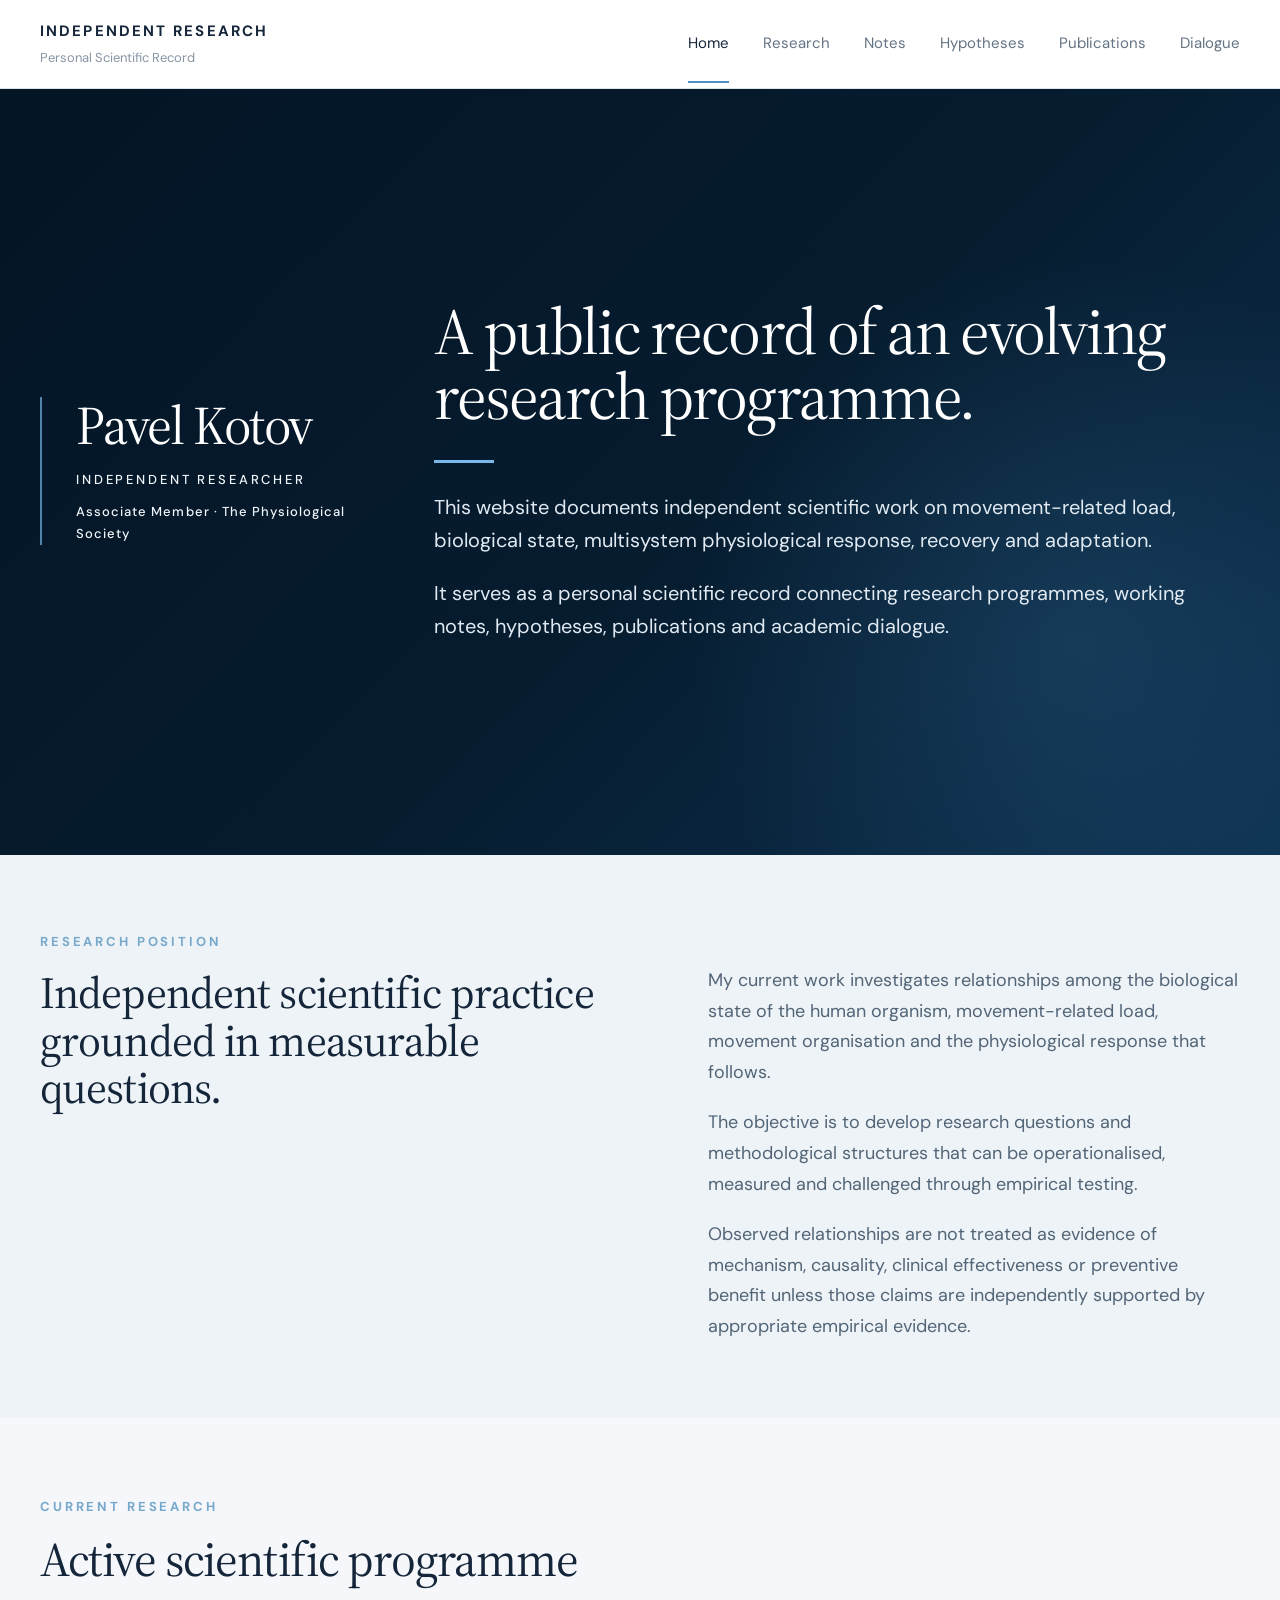
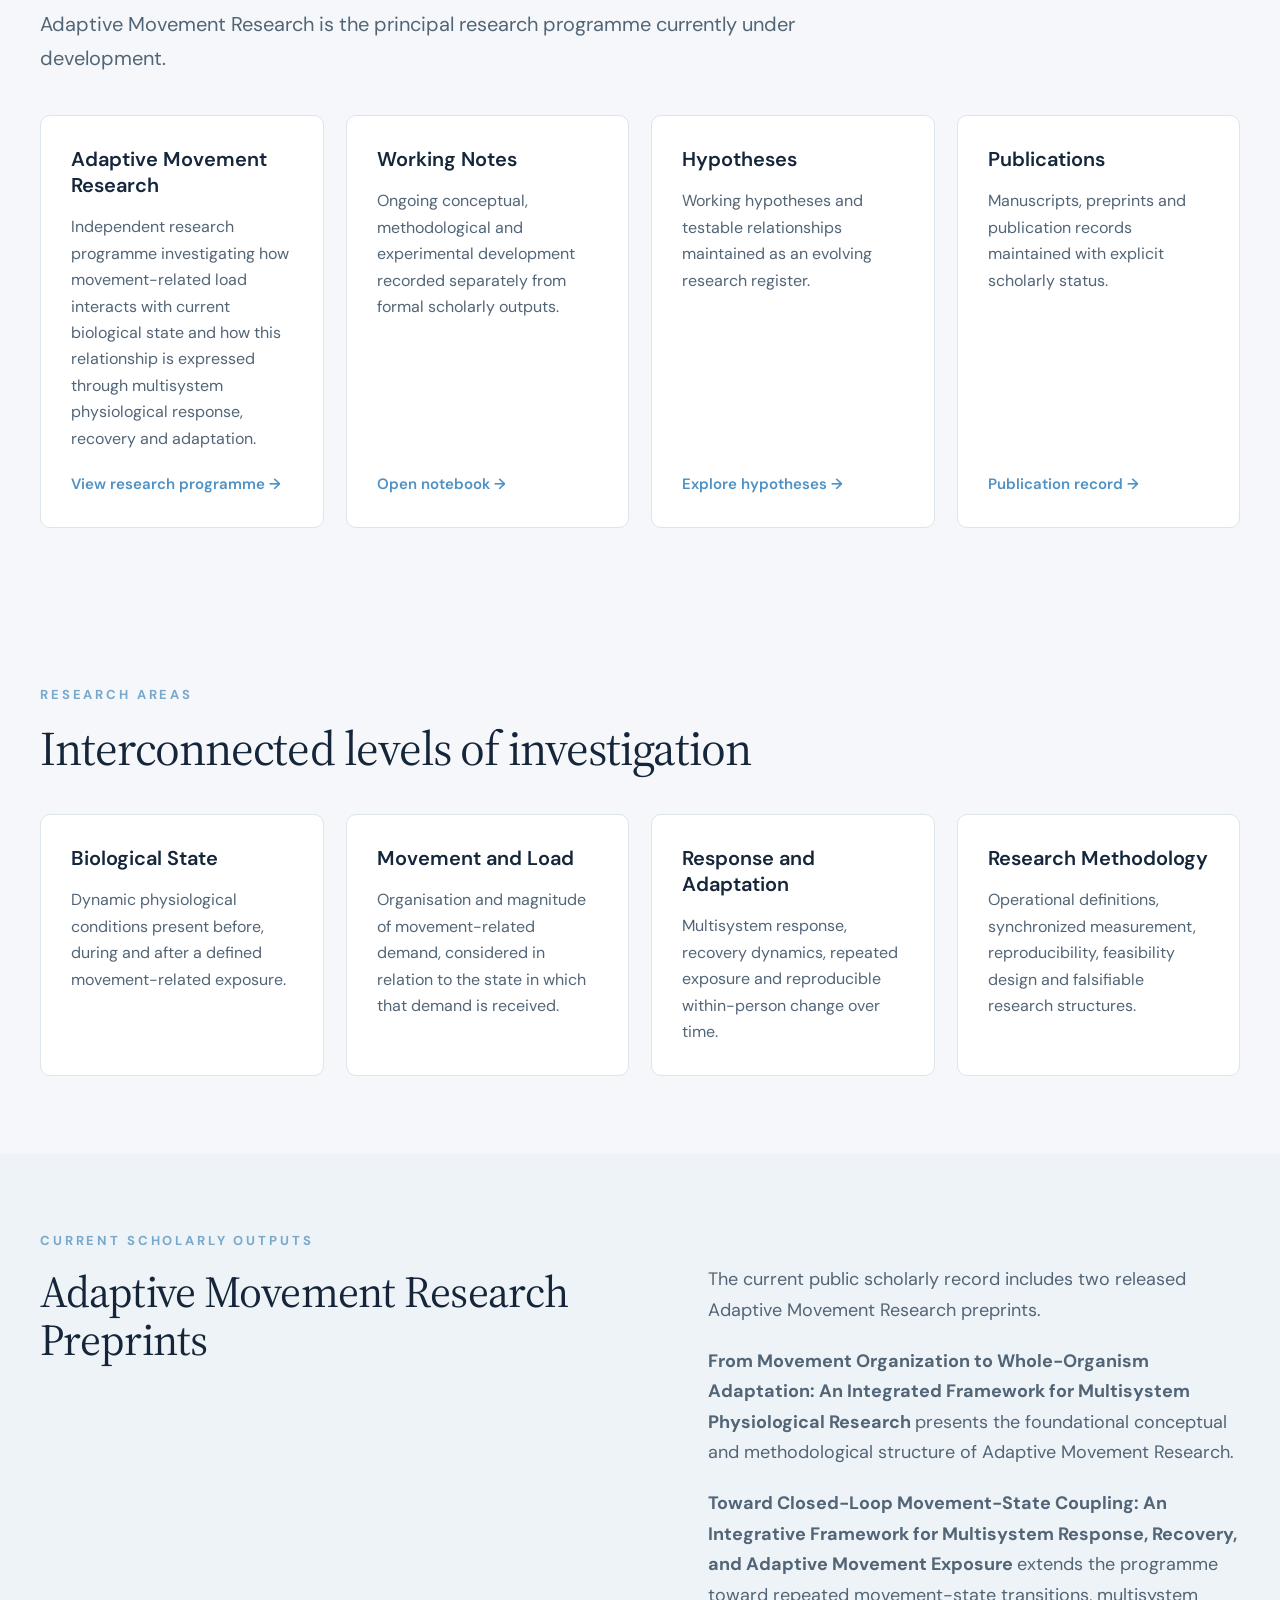
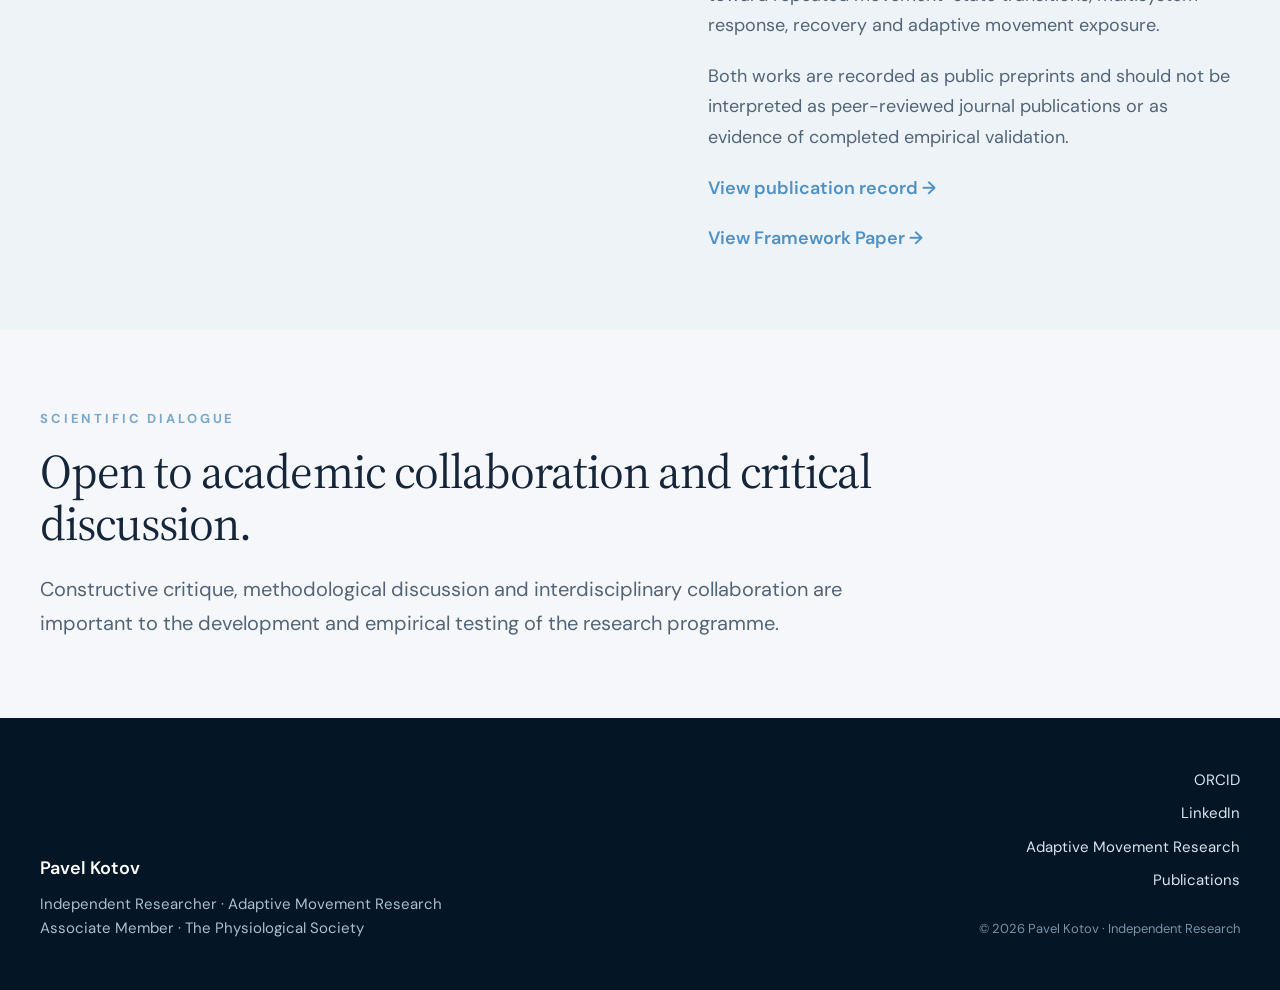
<file: index.html>
<!DOCTYPE html>
<html lang="en">

<head>

  <meta charset="UTF-8">

  <meta
    name="viewport"
    content="width=device-width, initial-scale=1.0"
  >

  <title>
    Pavel Kotov | Independent Research
  </title>

  <meta
    name="description"
    content="Personal scientific record of Pavel Kotov — independent research on movement-related load, biological state, multisystem physiological response, recovery and adaptation."
  >

  <meta
    name="author"
    content="Pavel Kotov"
  >

  <meta
    name="orcid"
    content="0009-0007-0763-1218"
  >

  <link
    rel="stylesheet"
    href="css/style.css"
  >

</head>


<body>


<!-- ================= HEADER ================= -->

<header class="site-header">

  <div class="container header-inner">

    <a
      href="index.html"
      class="logo"
    >

      <span class="logo-main">
        Independent Research
      </span>

      <span class="logo-sub">
        Personal Scientific Record
      </span>

    </a>


    <nav
      class="site-nav"
      aria-label="Primary navigation"
    >

      <a
        class="active"
        href="index.html"
      >
        Home
      </a>

      <a href="research/index.html">
        Research
      </a>

      <a href="notes/index.html">
        Notes
      </a>

      <a href="hypotheses/index.html">
        Hypotheses
      </a>

      <a href="publications/index.html">
        Publications
      </a>

      <a href="dialogue/index.html">
        Dialogue
      </a>

    </nav>

  </div>

</header>



<!-- ================= MAIN ================= -->

<main>


  <!-- ================= HERO ================= -->

  <section class="hero">

    <div class="container hero-grid">


      <div class="hero-identity">

        <div class="hero-name">
          Pavel Kotov
        </div>

        <div class="hero-role">
          Independent Researcher
        </div>

        <div
          class="hero-role"
          style="margin-top:10px; letter-spacing:0.08em; text-transform:none;"
        >
          Associate Member · The Physiological Society
        </div>

      </div>


      <div class="hero-content">

        <h1>
          A public record of an evolving research programme.
        </h1>

        <div class="hero-accent"></div>

        <p>
          This website documents independent scientific work on
          movement-related load, biological state, multisystem
          physiological response, recovery and adaptation.
        </p>

        <p class="hero-small">
          It serves as a personal scientific record connecting
          research programmes, working notes, hypotheses,
          publications and academic dialogue.
        </p>

      </div>

    </div>

  </section>



  <!-- ================= RESEARCH POSITION ================= -->

  <section class="research-position">

    <div class="container position-grid">


      <div class="position-heading">

        <div class="section-label">
          Research Position
        </div>

        <h2>
          Independent scientific practice grounded in measurable questions.
        </h2>

      </div>


      <div class="position-text">

        <p>
          My current work investigates relationships among the
          biological state of the human organism, movement-related
          load, movement organisation and the physiological response
          that follows.
        </p>

        <p>
          The objective is to develop research questions and
          methodological structures that can be operationalised,
          measured and challenged through empirical testing.
        </p>

        <p>
          Observed relationships are not treated as evidence of
          mechanism, causality, clinical effectiveness or preventive
          benefit unless those claims are independently supported by
          appropriate empirical evidence.
        </p>

      </div>

    </div>

  </section>



  <!-- ================= CURRENT RESEARCH ================= -->

  <section class="current-research">

    <div class="container">

      <div class="section-label">
        Current Research
      </div>

      <h2>
        Active scientific programme
      </h2>

      <p class="lead">
        Adaptive Movement Research is the principal research programme
        currently under development.
      </p>


      <div class="research-grid">


        <article class="research-card">

          <h3>
            Adaptive Movement Research
          </h3>

          <p>
            Independent research programme investigating how
            movement-related load interacts with current biological
            state and how this relationship is expressed through
            multisystem physiological response, recovery and adaptation.
          </p>

          <a
            href="https://drkotovpaul-commits.github.io/Adaptive-movement-research/index.html"
            target="_blank"
            rel="noopener"
          >
            View research programme →
          </a>

        </article>



        <article class="research-card">

          <h3>
            Working Notes
          </h3>

          <p>
            Ongoing conceptual, methodological and experimental
            development recorded separately from formal scholarly
            outputs.
          </p>

          <a href="notes/index.html">
            Open notebook →
          </a>

        </article>



        <article class="research-card">

          <h3>
            Hypotheses
          </h3>

          <p>
            Working hypotheses and testable relationships maintained
            as an evolving research register.
          </p>

          <a href="hypotheses/index.html">
            Explore hypotheses →
          </a>

        </article>



        <article class="research-card">

          <h3>
            Publications
          </h3>

          <p>
            Manuscripts, preprints and publication records maintained
            with explicit scholarly status.
          </p>

          <a href="publications/index.html">
            Publication record →
          </a>

        </article>


      </div>

    </div>

  </section>



  <!-- ================= RESEARCH AREAS ================= -->

  <section>

    <div class="container">

      <div class="section-label">
        Research Areas
      </div>

      <h2>
        Interconnected levels of investigation
      </h2>


      <div class="research-grid">


        <article class="research-card">

          <h3>
            Biological State
          </h3>

          <p>
            Dynamic physiological conditions present before,
            during and after a defined movement-related exposure.
          </p>

        </article>



        <article class="research-card">

          <h3>
            Movement and Load
          </h3>

          <p>
            Organisation and magnitude of movement-related demand,
            considered in relation to the state in which that demand
            is received.
          </p>

        </article>



        <article class="research-card">

          <h3>
            Response and Adaptation
          </h3>

          <p>
            Multisystem response, recovery dynamics, repeated exposure
            and reproducible within-person change over time.
          </p>

        </article>



        <article class="research-card">

          <h3>
            Research Methodology
          </h3>

          <p>
            Operational definitions, synchronized measurement,
            reproducibility, feasibility design and falsifiable
            research structures.
          </p>

        </article>


      </div>

    </div>

  </section>



  <!-- ================= CURRENT SCHOLARLY OUTPUTS ================= -->

  <section class="research-position">

    <div class="container position-grid">


      <div class="position-heading">

        <div class="section-label">
          Current Scholarly Outputs
        </div>

        <h2>
          Adaptive Movement Research Preprints
        </h2>

      </div>


      <div class="position-text">

        <p>
          The current public scholarly record includes two released
          Adaptive Movement Research preprints.
        </p>

        <p>
          <strong>
            From Movement Organization to Whole-Organism Adaptation:
            An Integrated Framework for Multisystem Physiological Research
          </strong>
          presents the foundational conceptual and methodological
          structure of Adaptive Movement Research.
        </p>

        <p>
          <strong>
            Toward Closed-Loop Movement-State Coupling:
            An Integrative Framework for Multisystem Response,
            Recovery, and Adaptive Movement Exposure
          </strong>
          extends the programme toward repeated movement-state
          transitions, multisystem response, recovery and adaptive
          movement exposure.
        </p>

        <p>
          Both works are recorded as public preprints and should not
          be interpreted as peer-reviewed journal publications or as
          evidence of completed empirical validation.
        </p>

        <p>
          <a href="publications/index.html">
            View publication record →
          </a>
        </p>

        <p>
          <a
            href="https://drkotovpaul-commits.github.io/Adaptive-movement-research/papers/"
            target="_blank"
            rel="noopener"
          >
            View Framework Paper →
          </a>
        </p>

      </div>

    </div>

  </section>



  <!-- ================= SCIENTIFIC DIALOGUE ================= -->

  <section>

    <div class="container">

      <div class="section-label">
        Scientific Dialogue
      </div>

      <h2>
        Open to academic collaboration and critical discussion.
      </h2>

      <p class="lead">
        Constructive critique, methodological discussion and
        interdisciplinary collaboration are important to the
        development and empirical testing of the research programme.
      </p>

    </div>

  </section>


</main>



<!-- ================= FOOTER ================= -->

<footer class="site-footer">

  <div class="container footer-inner">


    <div class="footer-identity">

      <div class="footer-title">
        Pavel Kotov
      </div>

      <div class="footer-text">
        Independent Researcher · Adaptive Movement Research
      </div>

      <div class="footer-text">
        Associate Member · The Physiological Society
      </div>

    </div>


    <div class="footer-links">

      <a
        href="https://orcid.org/0009-0007-0763-1218"
        target="_blank"
        rel="noopener"
      >
        ORCID
      </a>

      <a
        href="https://www.linkedin.com/in/pavel-kotov-research"
        target="_blank"
        rel="noopener"
      >
        LinkedIn
      </a>

      <a
        href="https://drkotovpaul-commits.github.io/Adaptive-movement-research/index.html"
        target="_blank"
        rel="noopener"
      >
        Adaptive Movement Research
      </a>

      <a href="publications/index.html">
        Publications
      </a>

      <div class="copyright">
        © 2026 Pavel Kotov · Independent Research
      </div>

    </div>

  </div>

</footer>


</body>

</html>
</file>
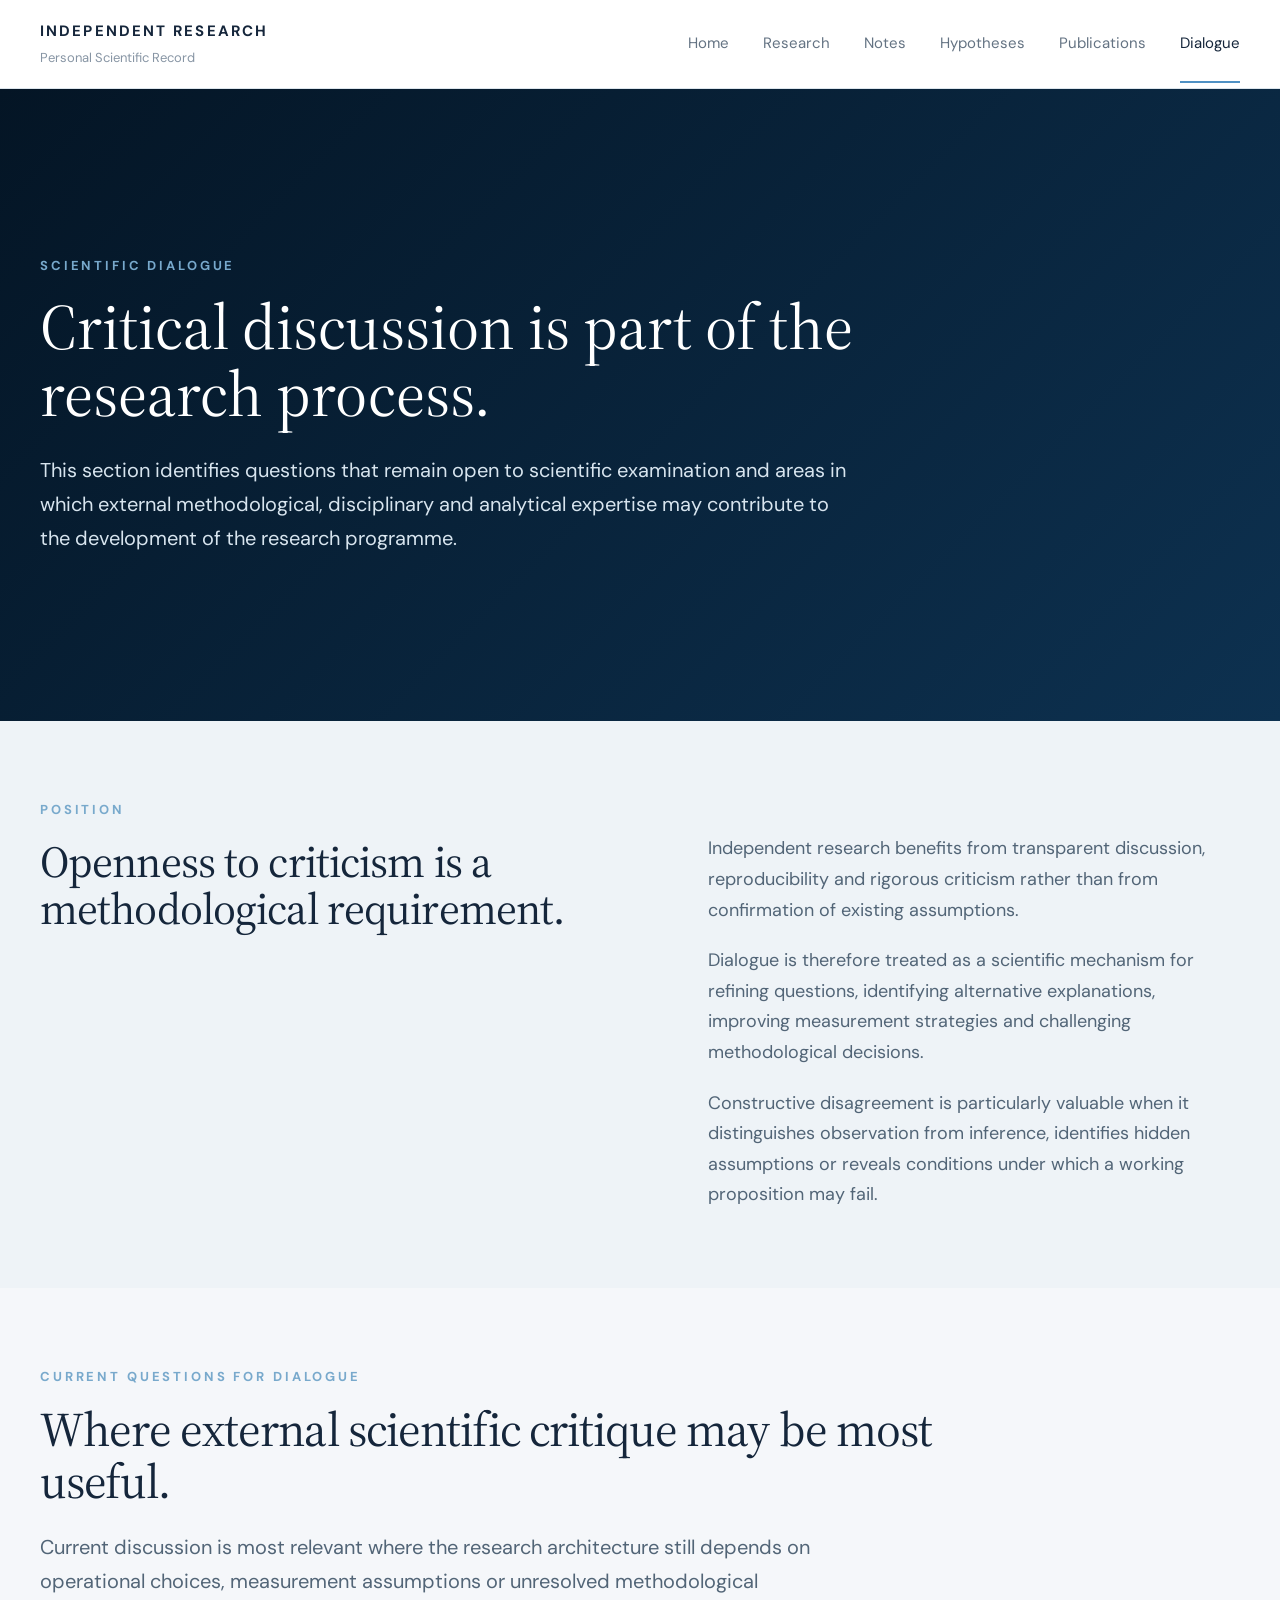
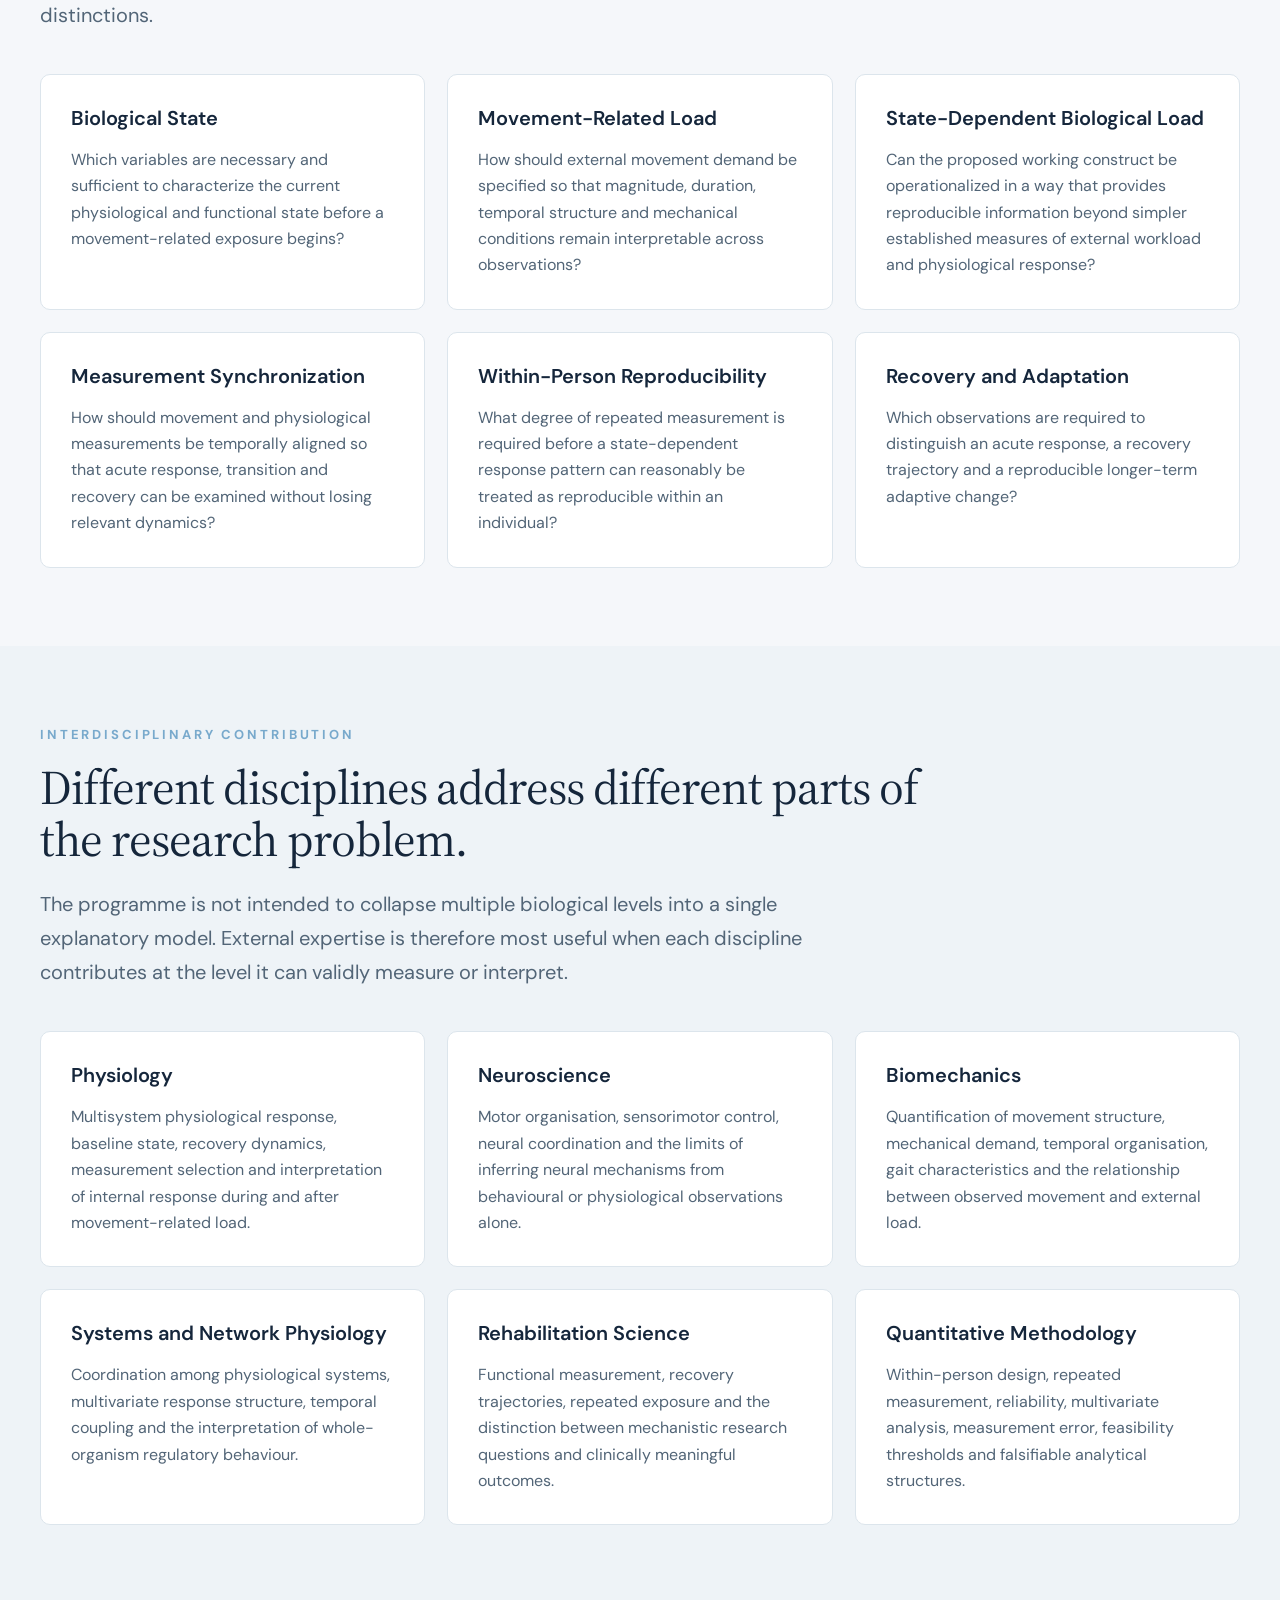
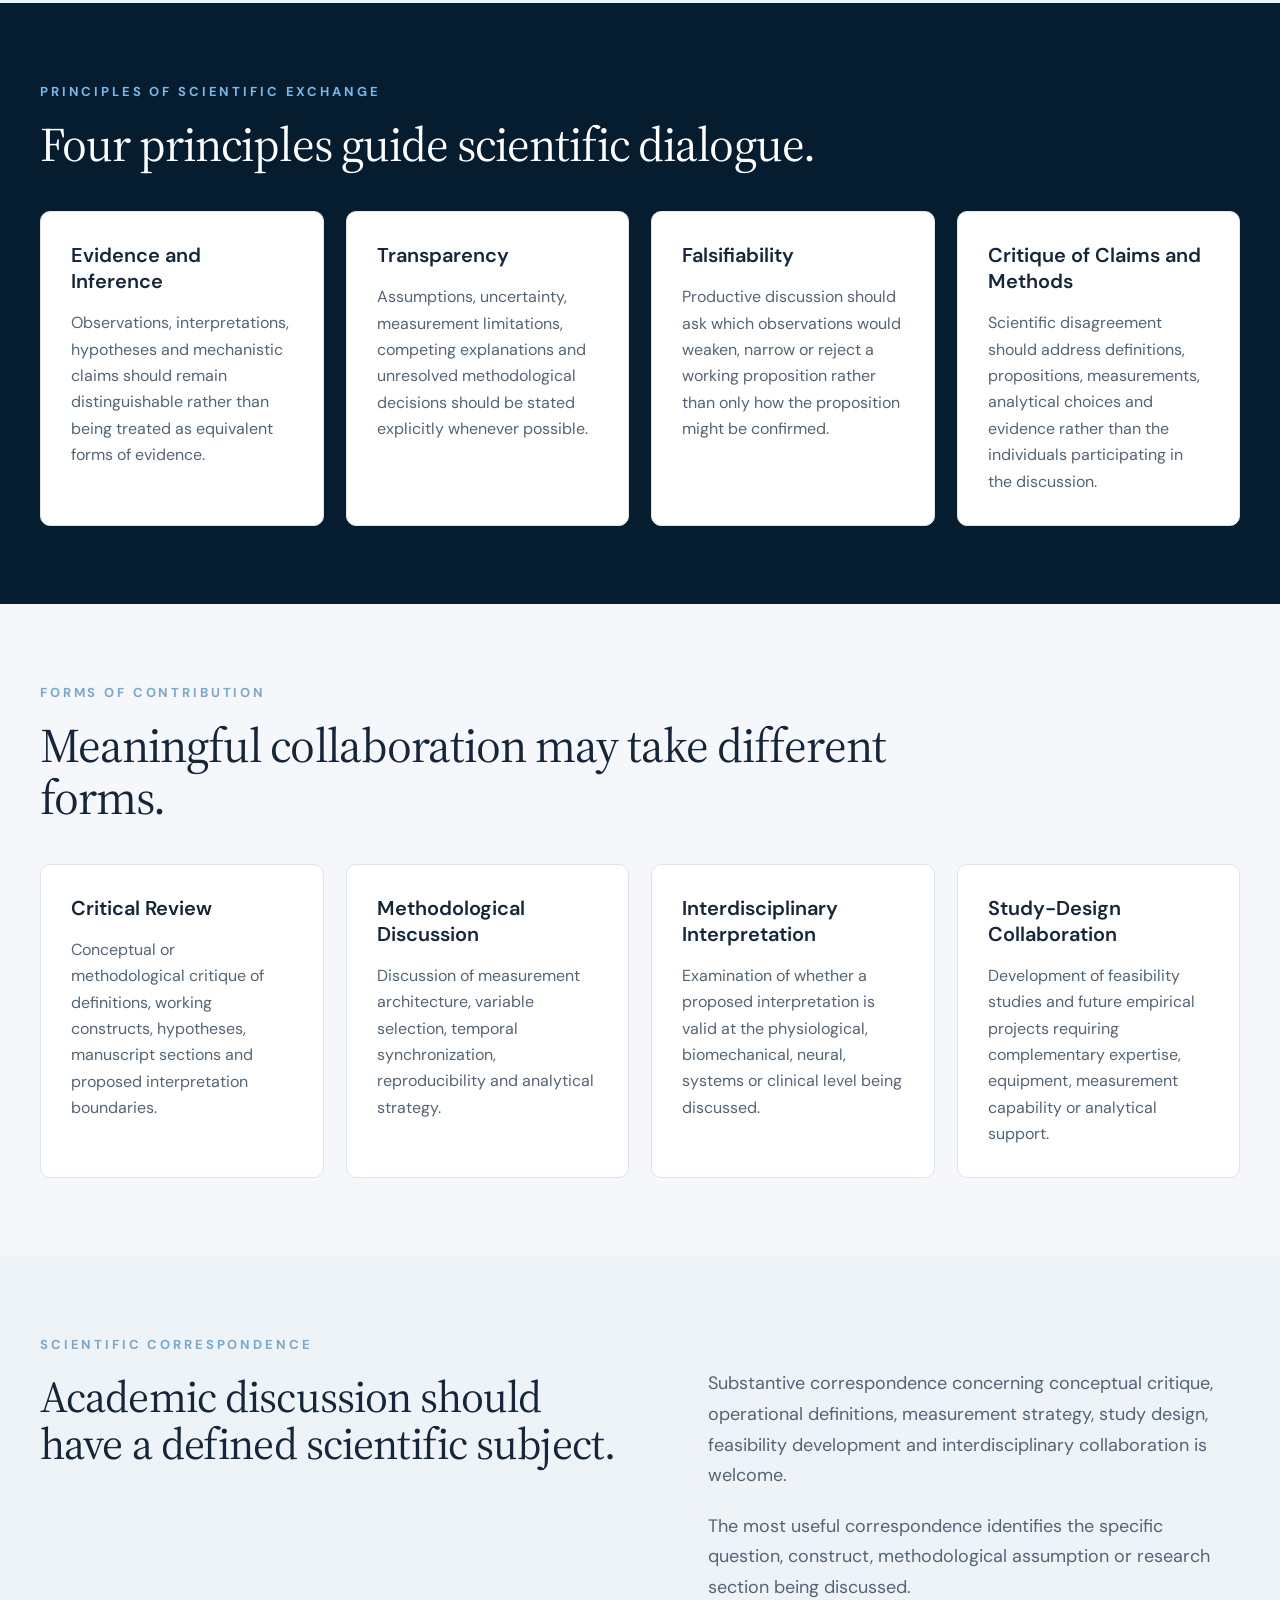
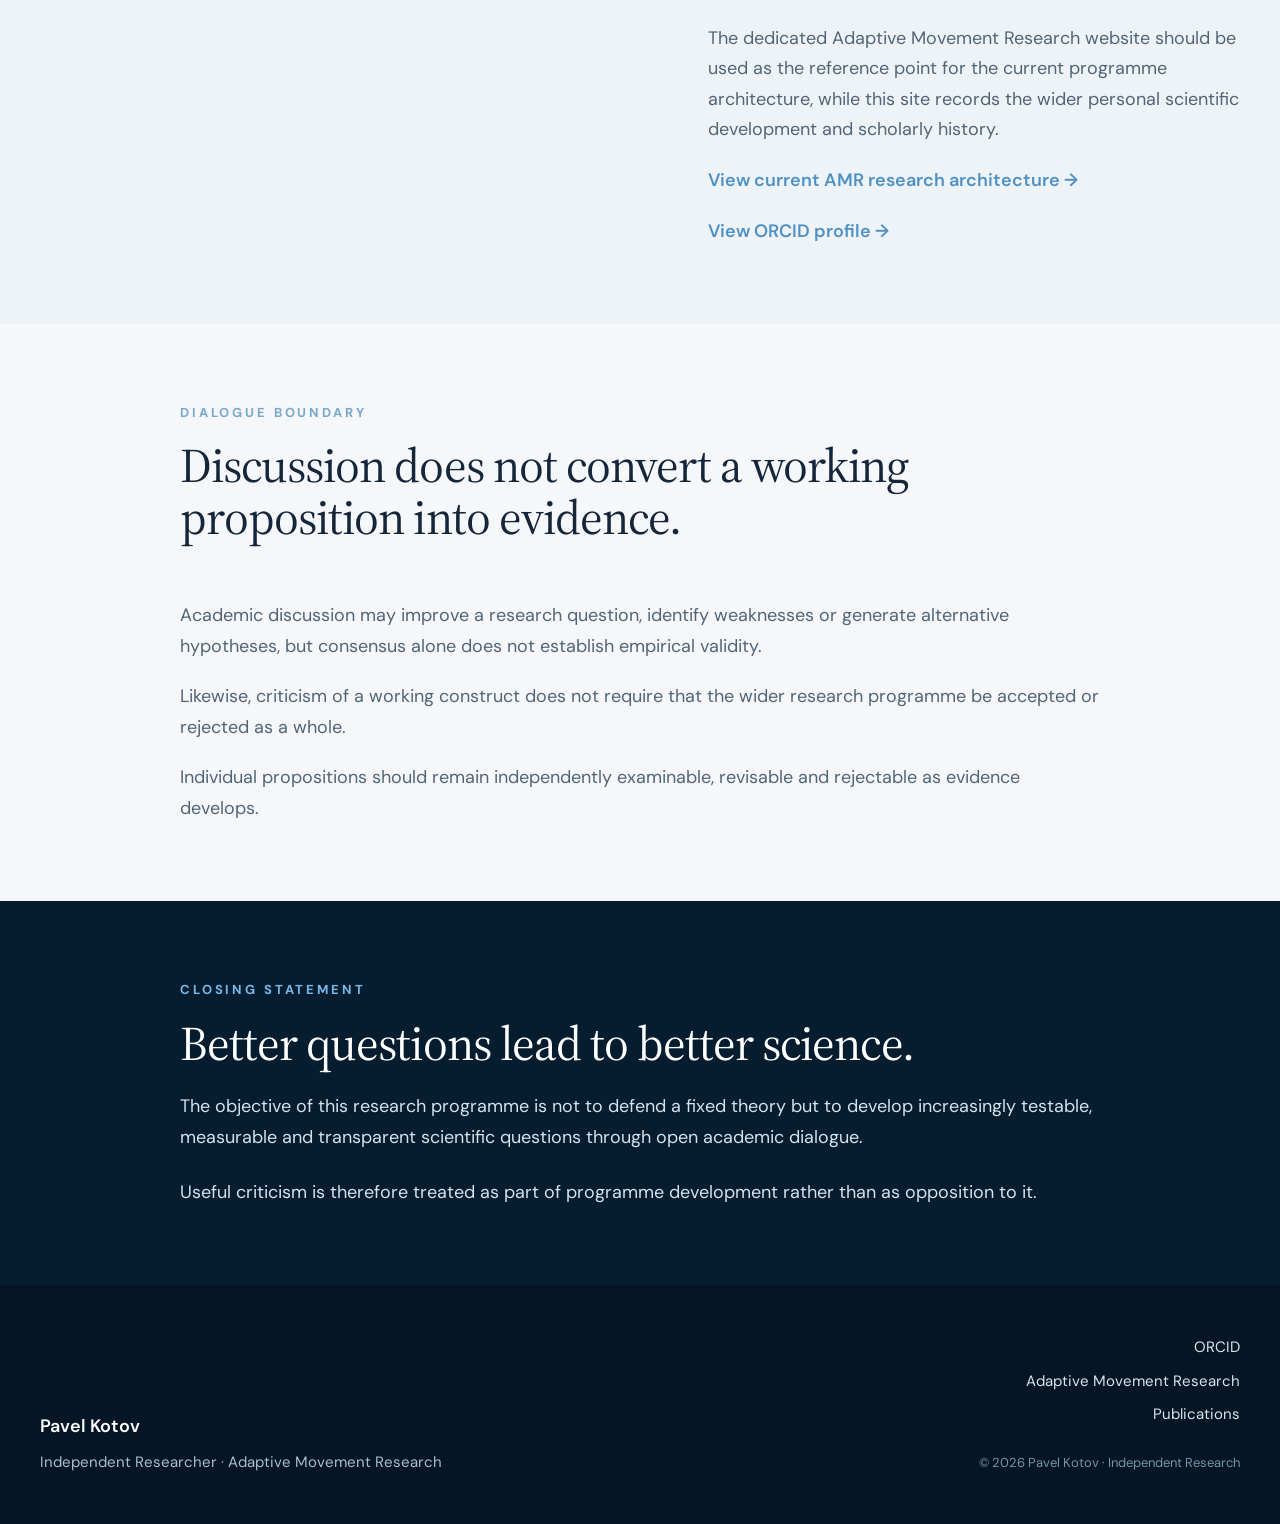
<file: dialogue/index.html>
<!DOCTYPE html>
<html lang="en">

<head>

  <meta charset="UTF-8">

  <meta
    name="viewport"
    content="width=device-width, initial-scale=1.0"
  >

  <title>
    Dialogue | Pavel Kotov
  </title>

  <meta
    name="description"
    content="Scientific dialogue, critical review, methodological discussion and interdisciplinary collaboration within the independent research programme of Pavel Kotov."
  >

  <meta
    name="author"
    content="Pavel Kotov"
  >

  <meta
    name="orcid"
    content="0009-0007-0763-1218"
  >

  <link
    rel="stylesheet"
    href="../css/style.css"
  >


  <!-- Dialogue-specific layout -->
  <style>

    /*
      Six-card Dialogue grids.

      Wide screens:
      3 + 3

      Tablet / portrait iPad:
      2 + 2 + 2

      Mobile:
      1 column

      The global research-grid remains untouched.
    */

    .dialogue-grid-six {

      display: grid;

      grid-template-columns:
        repeat(
          3,
          minmax(0, 1fr)
        );

      gap: 22px;

      margin-top: 42px;

      align-items: stretch;

    }


    .dialogue-grid-six .research-card {

      width: 100%;

      height: 100%;

    }


    @media (max-width: 1100px) {

      .dialogue-grid-six {

        grid-template-columns:
          repeat(
            2,
            minmax(0, 1fr)
          );

      }

    }


    @media (max-width: 600px) {

      .dialogue-grid-six {

        grid-template-columns: 1fr;

        gap: 18px;

        margin-top: 32px;

      }

    }

  </style>

</head>


<body>


<!-- ================= HEADER ================= -->

<header class="site-header">

  <div class="container header-inner">

    <a
      href="../index.html"
      class="logo"
    >

      <span class="logo-main">
        Independent Research
      </span>

      <span class="logo-sub">
        Personal Scientific Record
      </span>

    </a>


    <nav
      class="site-nav"
      aria-label="Primary navigation"
    >

      <a href="../index.html">
        Home
      </a>

      <a href="../research/index.html">
        Research
      </a>

      <a href="../notes/index.html">
        Notes
      </a>

      <a href="../hypotheses/index.html">
        Hypotheses
      </a>

      <a href="../publications/index.html">
        Publications
      </a>

      <a
        class="active"
        href="index.html"
      >
        Dialogue
      </a>

    </nav>

  </div>

</header>



<!-- ================= MAIN ================= -->

<main>


  <!-- ================= HERO ================= -->

  <section class="page-hero">

    <div class="container">

      <div class="section-label">
        Scientific Dialogue
      </div>

      <h1>
        Critical discussion is part of the research process.
      </h1>

      <p class="page-intro">
        This section identifies questions that remain open to
        scientific examination and areas in which external
        methodological, disciplinary and analytical expertise
        may contribute to the development of the research programme.
      </p>

    </div>

  </section>



  <!-- ================= POSITION ================= -->

  <section class="light-blue">

    <div class="container position-grid">


      <div class="position-heading">

        <div class="section-label">
          Position
        </div>

        <h2>
          Openness to criticism is a methodological requirement.
        </h2>

      </div>


      <div class="position-text">

        <p>
          Independent research benefits from transparent discussion,
          reproducibility and rigorous criticism rather than from
          confirmation of existing assumptions.
        </p>

        <p>
          Dialogue is therefore treated as a scientific mechanism for
          refining questions, identifying alternative explanations,
          improving measurement strategies and challenging
          methodological decisions.
        </p>

        <p>
          Constructive disagreement is particularly valuable when it
          distinguishes observation from inference, identifies hidden
          assumptions or reveals conditions under which a working
          proposition may fail.
        </p>

      </div>

    </div>

  </section>



  <!-- ================= CURRENT QUESTIONS ================= -->

  <section>

    <div class="container">

      <div class="section-label">
        Current Questions for Dialogue
      </div>

      <h2>
        Where external scientific critique may be most useful.
      </h2>

      <p class="lead">
        Current discussion is most relevant where the research
        architecture still depends on operational choices,
        measurement assumptions or unresolved methodological
        distinctions.
      </p>


      <div class="dialogue-grid-six">


        <article class="research-card">

          <h3>
            Biological State
          </h3>

          <p>
            Which variables are necessary and sufficient to
            characterize the current physiological and functional
            state before a movement-related exposure begins?
          </p>

        </article>



        <article class="research-card">

          <h3>
            Movement-Related Load
          </h3>

          <p>
            How should external movement demand be specified so that
            magnitude, duration, temporal structure and mechanical
            conditions remain interpretable across observations?
          </p>

        </article>



        <article class="research-card">

          <h3>
            State-Dependent Biological Load
          </h3>

          <p>
            Can the proposed working construct be operationalized in a
            way that provides reproducible information beyond simpler
            established measures of external workload and physiological
            response?
          </p>

        </article>



        <article class="research-card">

          <h3>
            Measurement Synchronization
          </h3>

          <p>
            How should movement and physiological measurements be
            temporally aligned so that acute response, transition and
            recovery can be examined without losing relevant dynamics?
          </p>

        </article>



        <article class="research-card">

          <h3>
            Within-Person Reproducibility
          </h3>

          <p>
            What degree of repeated measurement is required before a
            state-dependent response pattern can reasonably be treated
            as reproducible within an individual?
          </p>

        </article>



        <article class="research-card">

          <h3>
            Recovery and Adaptation
          </h3>

          <p>
            Which observations are required to distinguish an acute
            response, a recovery trajectory and a reproducible
            longer-term adaptive change?
          </p>

        </article>


      </div>

    </div>

  </section>



  <!-- ================= INTERDISCIPLINARY CONTRIBUTION ================= -->

  <section class="light-blue">

    <div class="container">

      <div class="section-label">
        Interdisciplinary Contribution
      </div>

      <h2>
        Different disciplines address different parts of the research problem.
      </h2>

      <p class="lead">
        The programme is not intended to collapse multiple biological
        levels into a single explanatory model. External expertise is
        therefore most useful when each discipline contributes at the
        level it can validly measure or interpret.
      </p>


      <div class="dialogue-grid-six">


        <article class="research-card">

          <h3>
            Physiology
          </h3>

          <p>
            Multisystem physiological response, baseline state,
            recovery dynamics, measurement selection and interpretation
            of internal response during and after movement-related load.
          </p>

        </article>



        <article class="research-card">

          <h3>
            Neuroscience
          </h3>

          <p>
            Motor organisation, sensorimotor control, neural
            coordination and the limits of inferring neural mechanisms
            from behavioural or physiological observations alone.
          </p>

        </article>



        <article class="research-card">

          <h3>
            Biomechanics
          </h3>

          <p>
            Quantification of movement structure, mechanical demand,
            temporal organisation, gait characteristics and the
            relationship between observed movement and external load.
          </p>

        </article>



        <article class="research-card">

          <h3>
            Systems and Network Physiology
          </h3>

          <p>
            Coordination among physiological systems, multivariate
            response structure, temporal coupling and the interpretation
            of whole-organism regulatory behaviour.
          </p>

        </article>



        <article class="research-card">

          <h3>
            Rehabilitation Science
          </h3>

          <p>
            Functional measurement, recovery trajectories, repeated
            exposure and the distinction between mechanistic research
            questions and clinically meaningful outcomes.
          </p>

        </article>



        <article class="research-card">

          <h3>
            Quantitative Methodology
          </h3>

          <p>
            Within-person design, repeated measurement, reliability,
            multivariate analysis, measurement error, feasibility
            thresholds and falsifiable analytical structures.
          </p>

        </article>


      </div>

    </div>

  </section>



  <!-- ================= PRINCIPLES ================= -->

  <section class="dark">

    <div class="container">

      <div class="section-label">
        Principles of Scientific Exchange
      </div>

      <h2>
        Four principles guide scientific dialogue.
      </h2>


      <div class="research-grid">


        <article class="research-card">

          <h3>
            Evidence and Inference
          </h3>

          <p>
            Observations, interpretations, hypotheses and mechanistic
            claims should remain distinguishable rather than being
            treated as equivalent forms of evidence.
          </p>

        </article>



        <article class="research-card">

          <h3>
            Transparency
          </h3>

          <p>
            Assumptions, uncertainty, measurement limitations,
            competing explanations and unresolved methodological
            decisions should be stated explicitly whenever possible.
          </p>

        </article>



        <article class="research-card">

          <h3>
            Falsifiability
          </h3>

          <p>
            Productive discussion should ask which observations would
            weaken, narrow or reject a working proposition rather than
            only how the proposition might be confirmed.
          </p>

        </article>



        <article class="research-card">

          <h3>
            Critique of Claims and Methods
          </h3>

          <p>
            Scientific disagreement should address definitions,
            propositions, measurements, analytical choices and evidence
            rather than the individuals participating in the discussion.
          </p>

        </article>


      </div>

    </div>

  </section>



  <!-- ================= FORMS OF CONTRIBUTION ================= -->

  <section>

    <div class="container">

      <div class="section-label">
        Forms of Contribution
      </div>

      <h2>
        Meaningful collaboration may take different forms.
      </h2>


      <div class="research-grid">


        <article class="research-card">

          <h3>
            Critical Review
          </h3>

          <p>
            Conceptual or methodological critique of definitions,
            working constructs, hypotheses, manuscript sections and
            proposed interpretation boundaries.
          </p>

        </article>



        <article class="research-card">

          <h3>
            Methodological Discussion
          </h3>

          <p>
            Discussion of measurement architecture, variable selection,
            temporal synchronization, reproducibility and analytical
            strategy.
          </p>

        </article>



        <article class="research-card">

          <h3>
            Interdisciplinary Interpretation
          </h3>

          <p>
            Examination of whether a proposed interpretation is valid
            at the physiological, biomechanical, neural, systems or
            clinical level being discussed.
          </p>

        </article>



        <article class="research-card">

          <h3>
            Study-Design Collaboration
          </h3>

          <p>
            Development of feasibility studies and future empirical
            projects requiring complementary expertise, equipment,
            measurement capability or analytical support.
          </p>

        </article>


      </div>

    </div>

  </section>



  <!-- ================= SCIENTIFIC CORRESPONDENCE ================= -->

  <section class="light-blue">

    <div class="container position-grid">


      <div class="position-heading">

        <div class="section-label">
          Scientific Correspondence
        </div>

        <h2>
          Academic discussion should have a defined scientific subject.
        </h2>

      </div>


      <div class="position-text">

        <p>
          Substantive correspondence concerning conceptual critique,
          operational definitions, measurement strategy, study design,
          feasibility development and interdisciplinary collaboration
          is welcome.
        </p>

        <p>
          The most useful correspondence identifies the specific
          question, construct, methodological assumption or research
          section being discussed.
        </p>

        <p>
          The dedicated Adaptive Movement Research website should be
          used as the reference point for the current programme
          architecture, while this site records the wider personal
          scientific development and scholarly history.
        </p>

        <p>
          <a
            href="https://drkotovpaul-commits.github.io/Adaptive-movement-research/pages/research-profile.html"
            target="_blank"
            rel="noopener"
          >
            View current AMR research architecture →
          </a>
        </p>

        <p>
          <a
            href="https://orcid.org/0009-0007-0763-1218"
            target="_blank"
            rel="noopener"
          >
            View ORCID profile →
          </a>
        </p>

      </div>

    </div>

  </section>



  <!-- ================= DIALOGUE BOUNDARY ================= -->

  <section>

    <div class="container narrow">

      <div class="section-label">
        Dialogue Boundary
      </div>

      <h2>
        Discussion does not convert a working proposition into evidence.
      </h2>


      <div class="position-text">

        <p>
          Academic discussion may improve a research question,
          identify weaknesses or generate alternative hypotheses,
          but consensus alone does not establish empirical validity.
        </p>

        <p>
          Likewise, criticism of a working construct does not require
          that the wider research programme be accepted or rejected as
          a whole.
        </p>

        <p>
          Individual propositions should remain independently
          examinable, revisable and rejectable as evidence develops.
        </p>

      </div>

    </div>

  </section>



  <!-- ================= CLOSING ================= -->

  <section class="dark">

    <div class="container narrow">

      <div class="section-label">
        Closing Statement
      </div>

      <h2>
        Better questions lead to better science.
      </h2>

      <p>
        The objective of this research programme is not to defend a
        fixed theory but to develop increasingly testable, measurable
        and transparent scientific questions through open academic
        dialogue.
      </p>

      <p class="note">
        Useful criticism is therefore treated as part of programme
        development rather than as opposition to it.
      </p>

    </div>

  </section>


</main>



<!-- ================= FOOTER ================= -->

<footer class="site-footer">

  <div class="container footer-inner">


    <div class="footer-identity">

      <div class="footer-title">
        Pavel Kotov
      </div>

      <div class="footer-text">
        Independent Researcher · Adaptive Movement Research
      </div>

    </div>


    <div class="footer-links">

      <a
        href="https://orcid.org/0009-0007-0763-1218"
        target="_blank"
        rel="noopener"
      >
        ORCID
      </a>

      <a
        href="https://drkotovpaul-commits.github.io/Adaptive-movement-research/index.html"
        target="_blank"
        rel="noopener"
      >
        Adaptive Movement Research
      </a>

      <a href="../publications/index.html">
        Publications
      </a>

      <div class="copyright">
        © 2026 Pavel Kotov · Independent Research
      </div>

    </div>

  </div>

</footer>


</body>

</html>
</file>
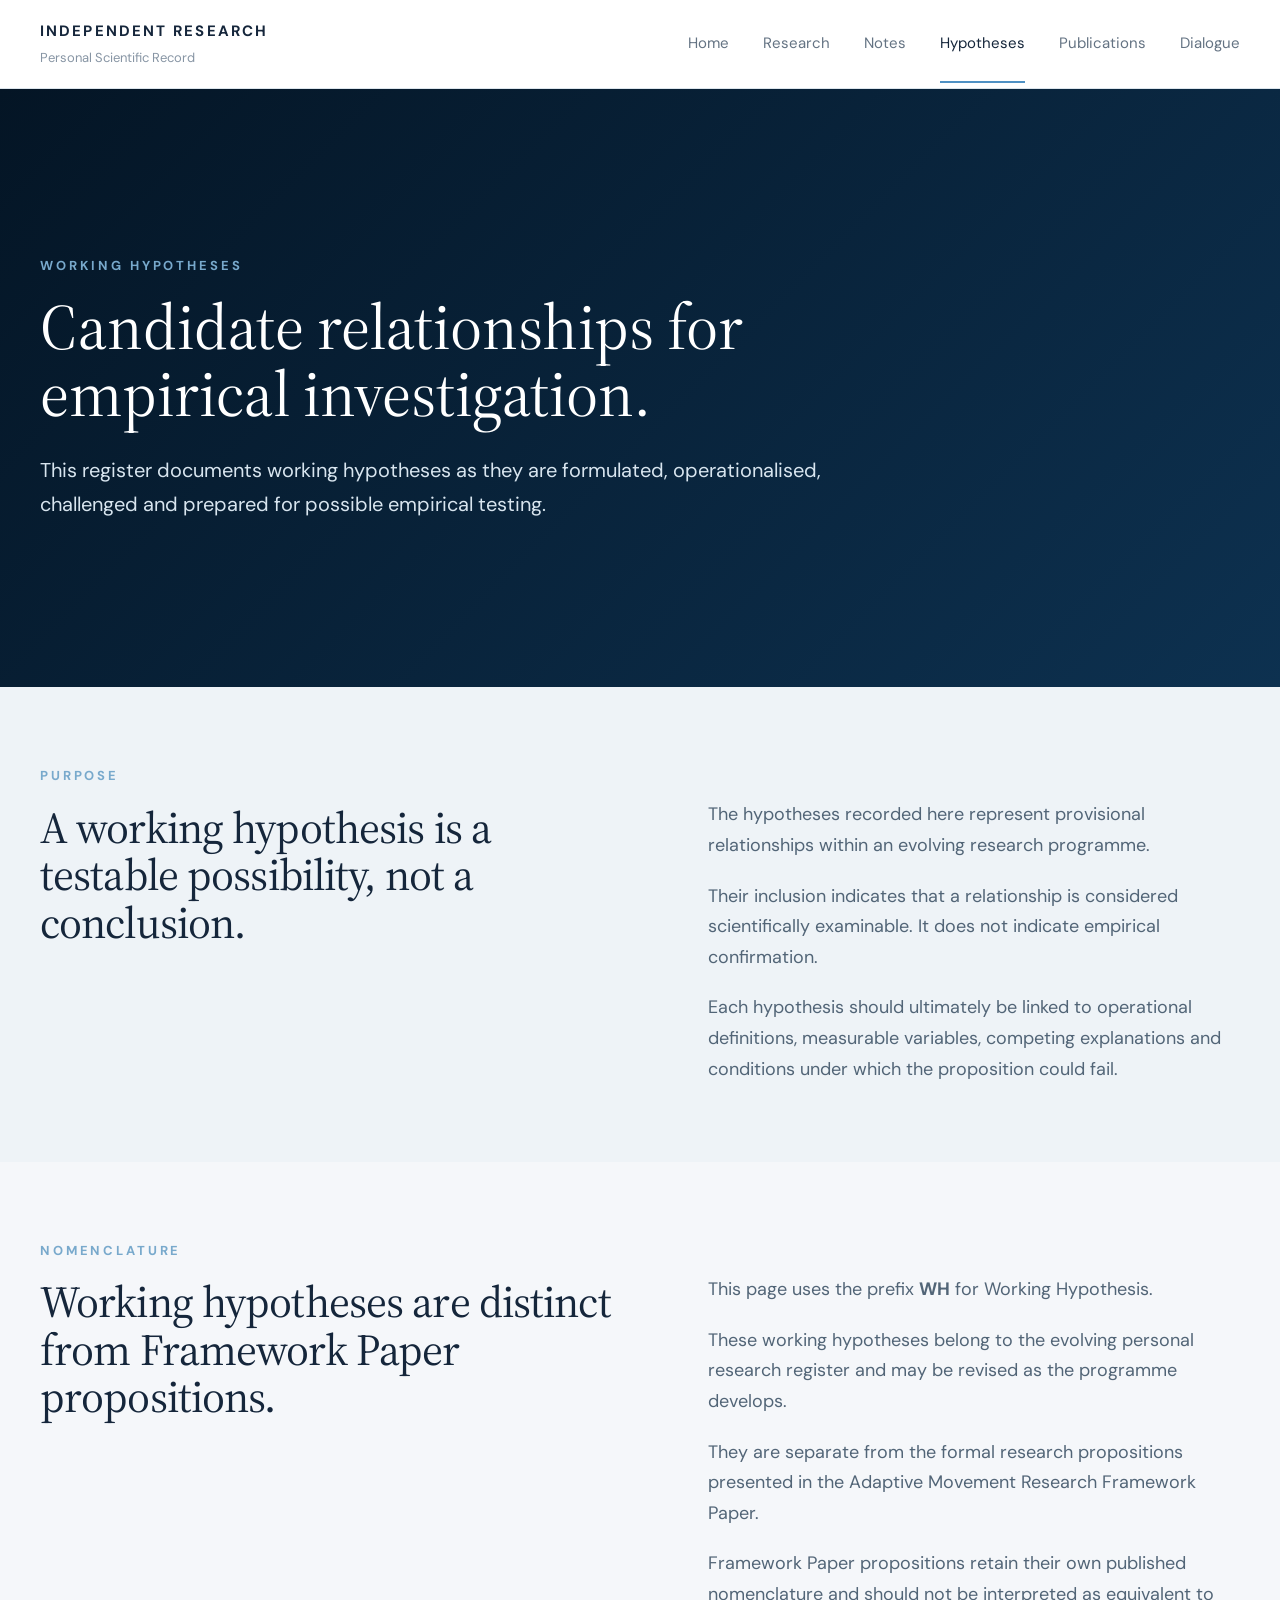
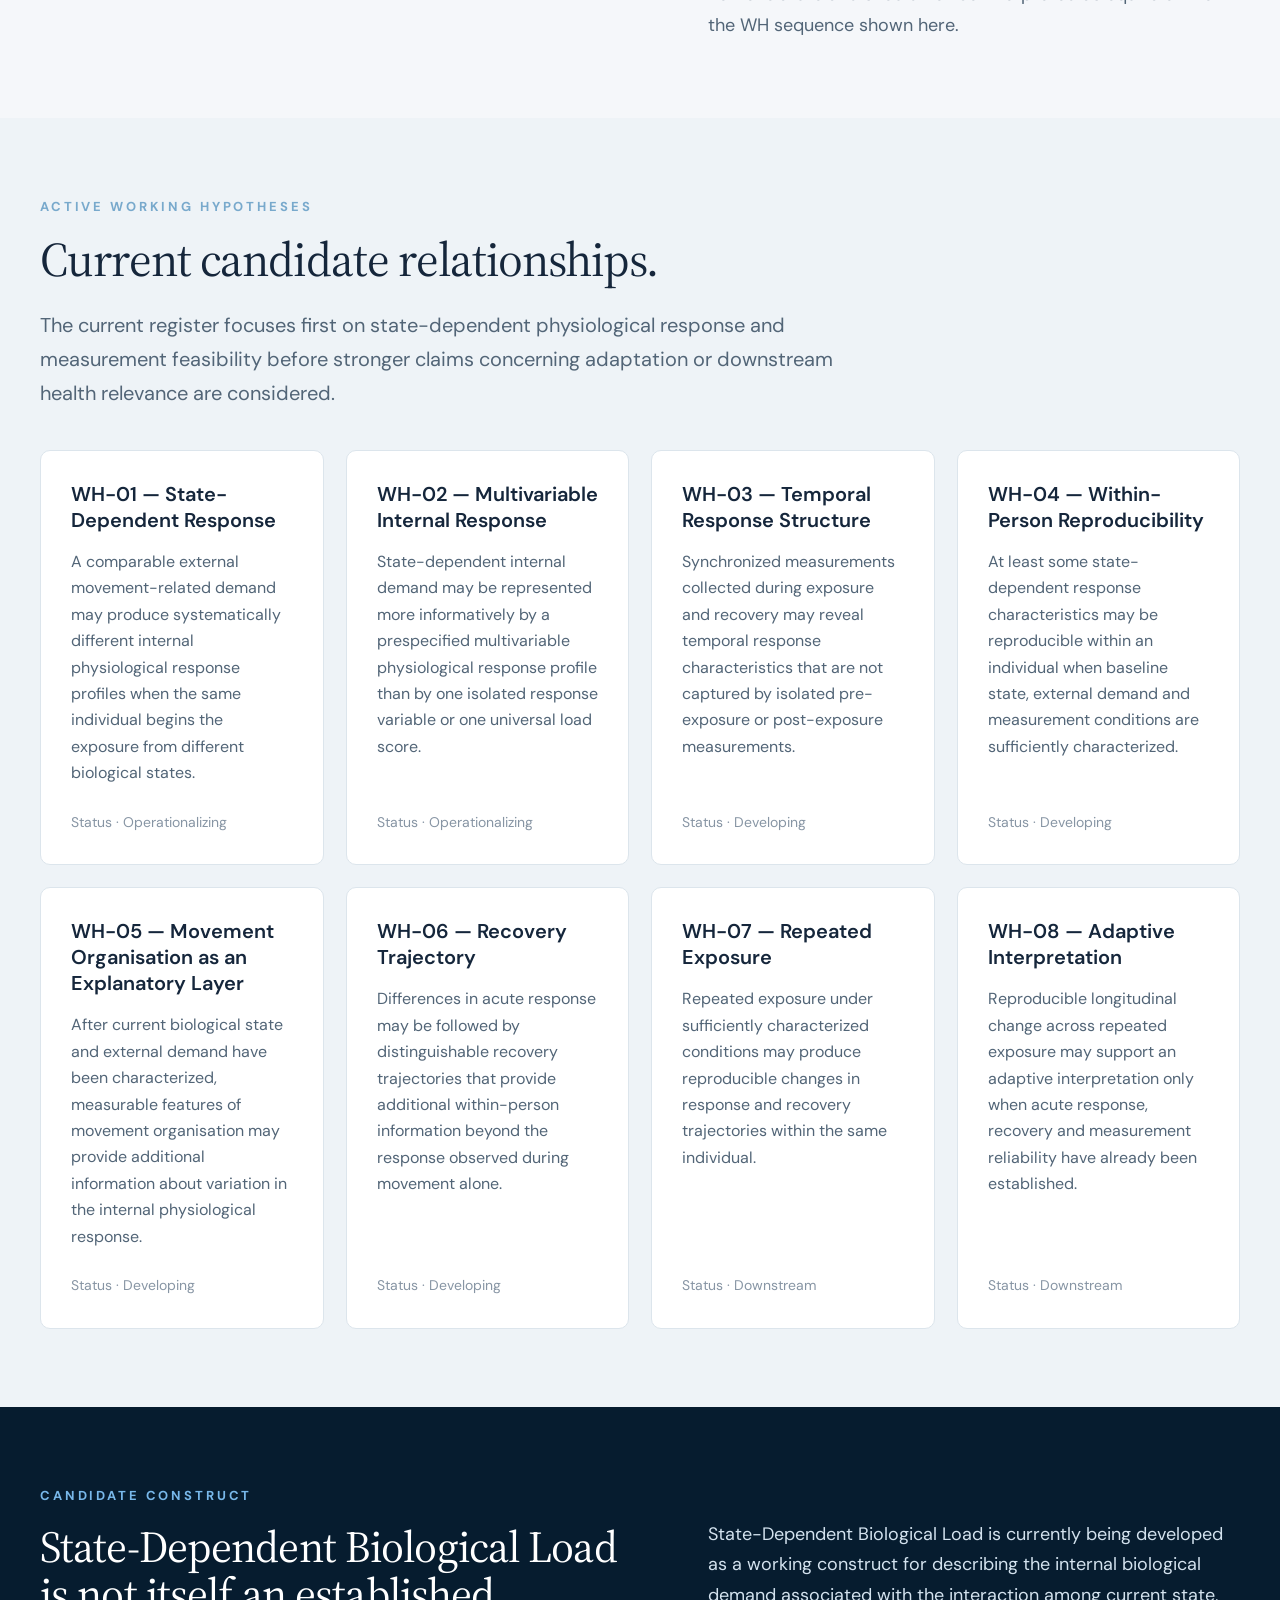
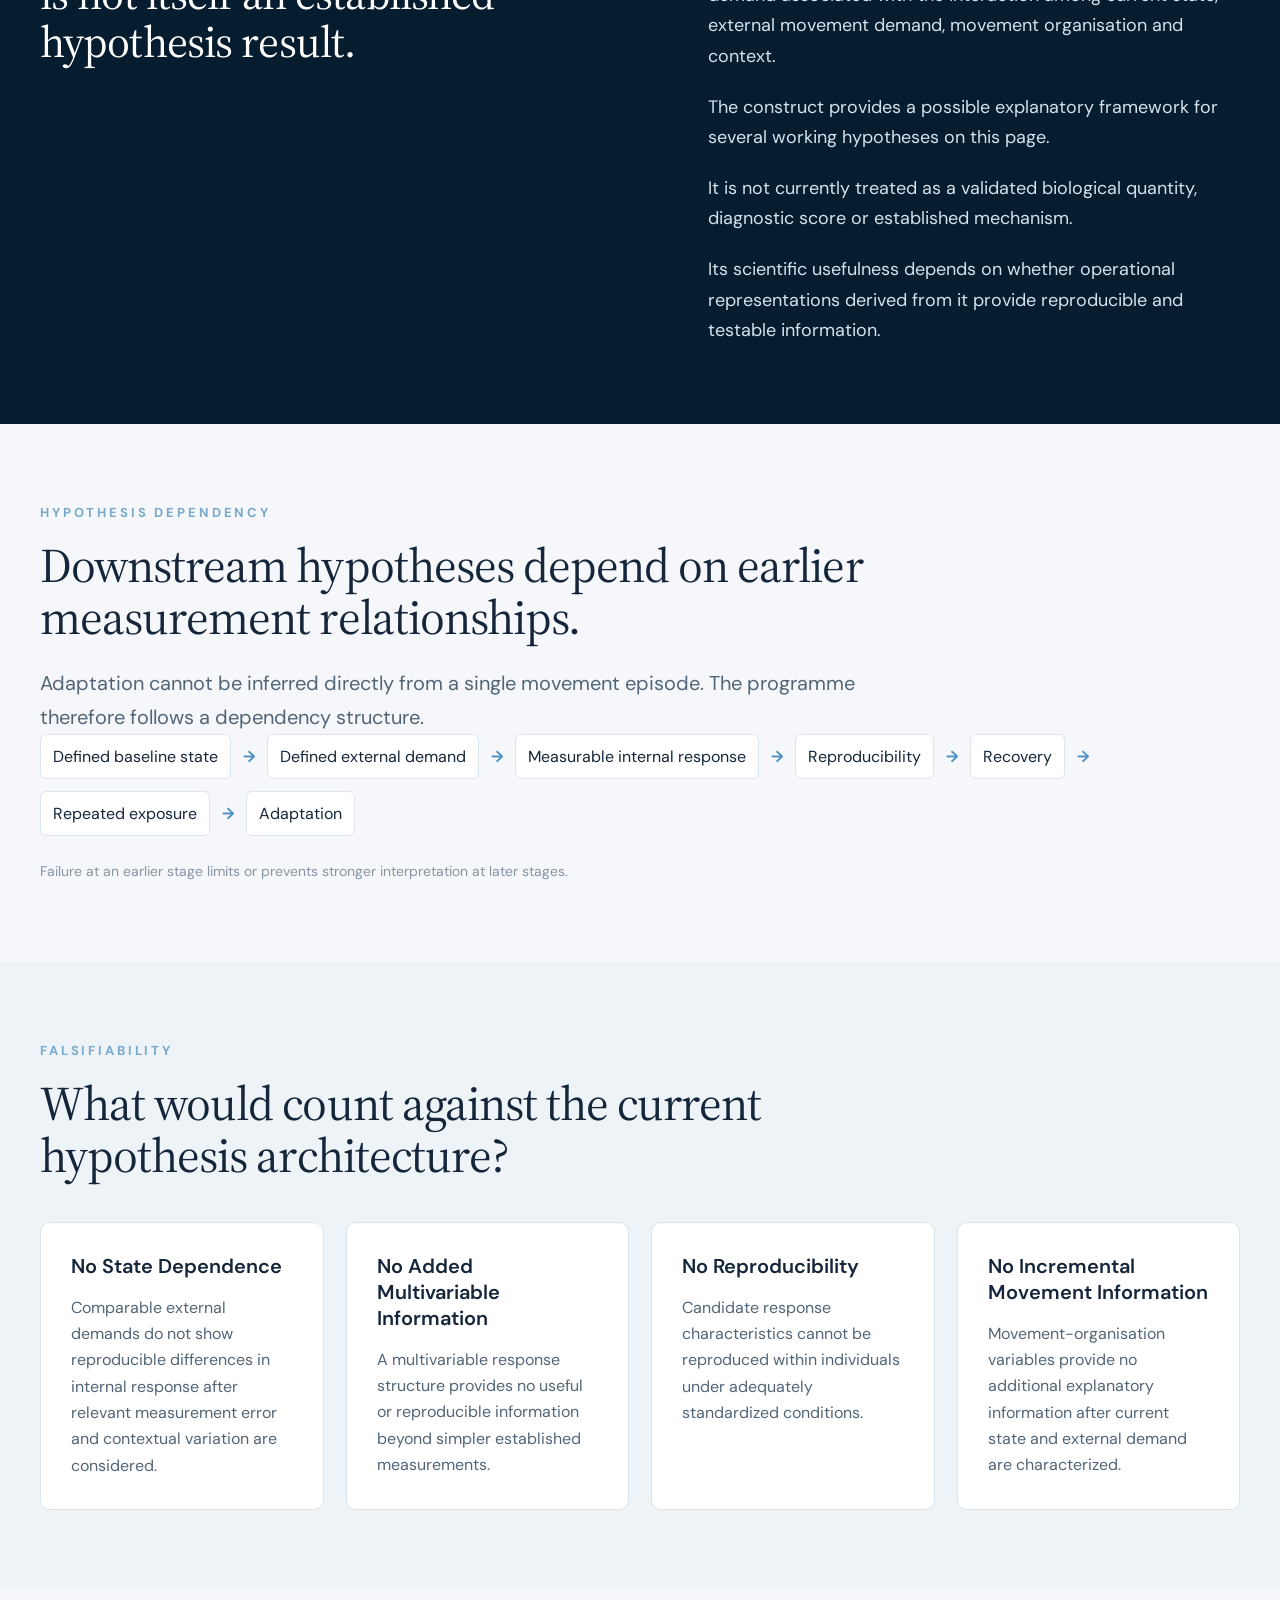
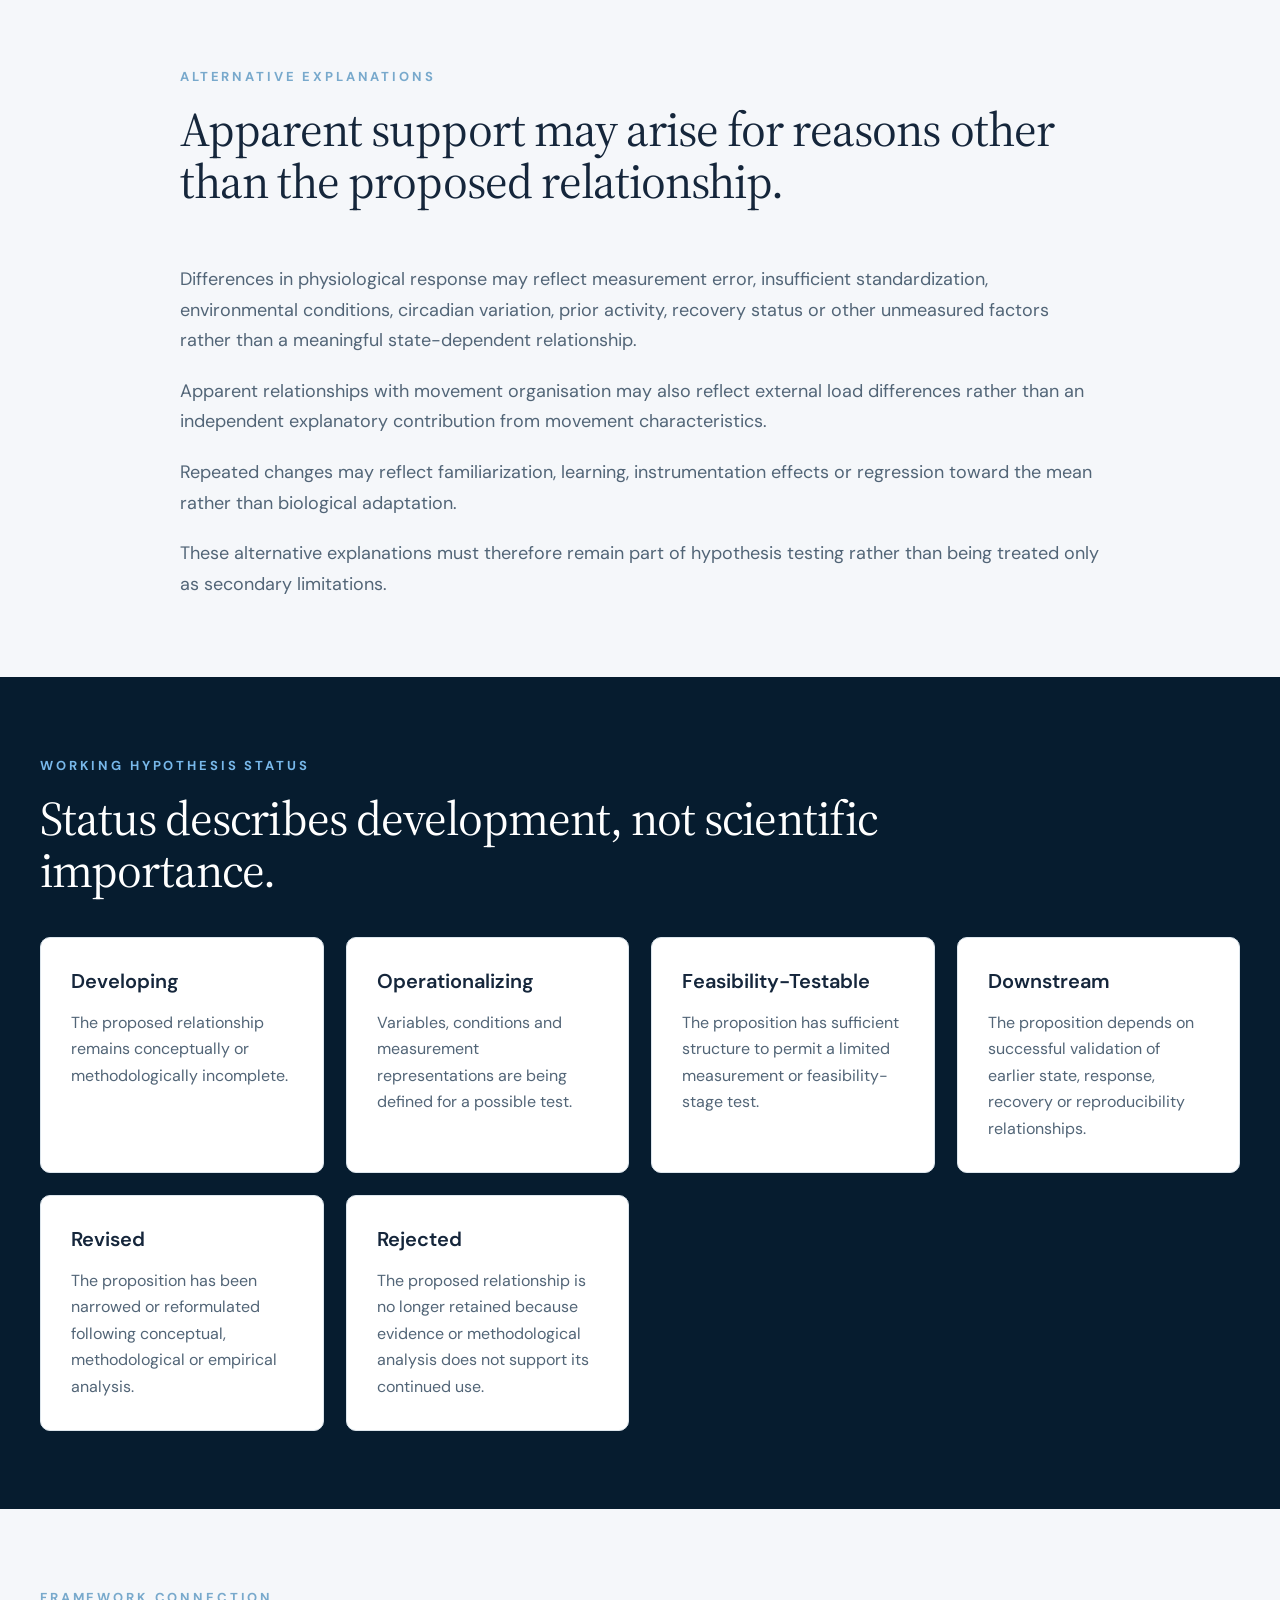
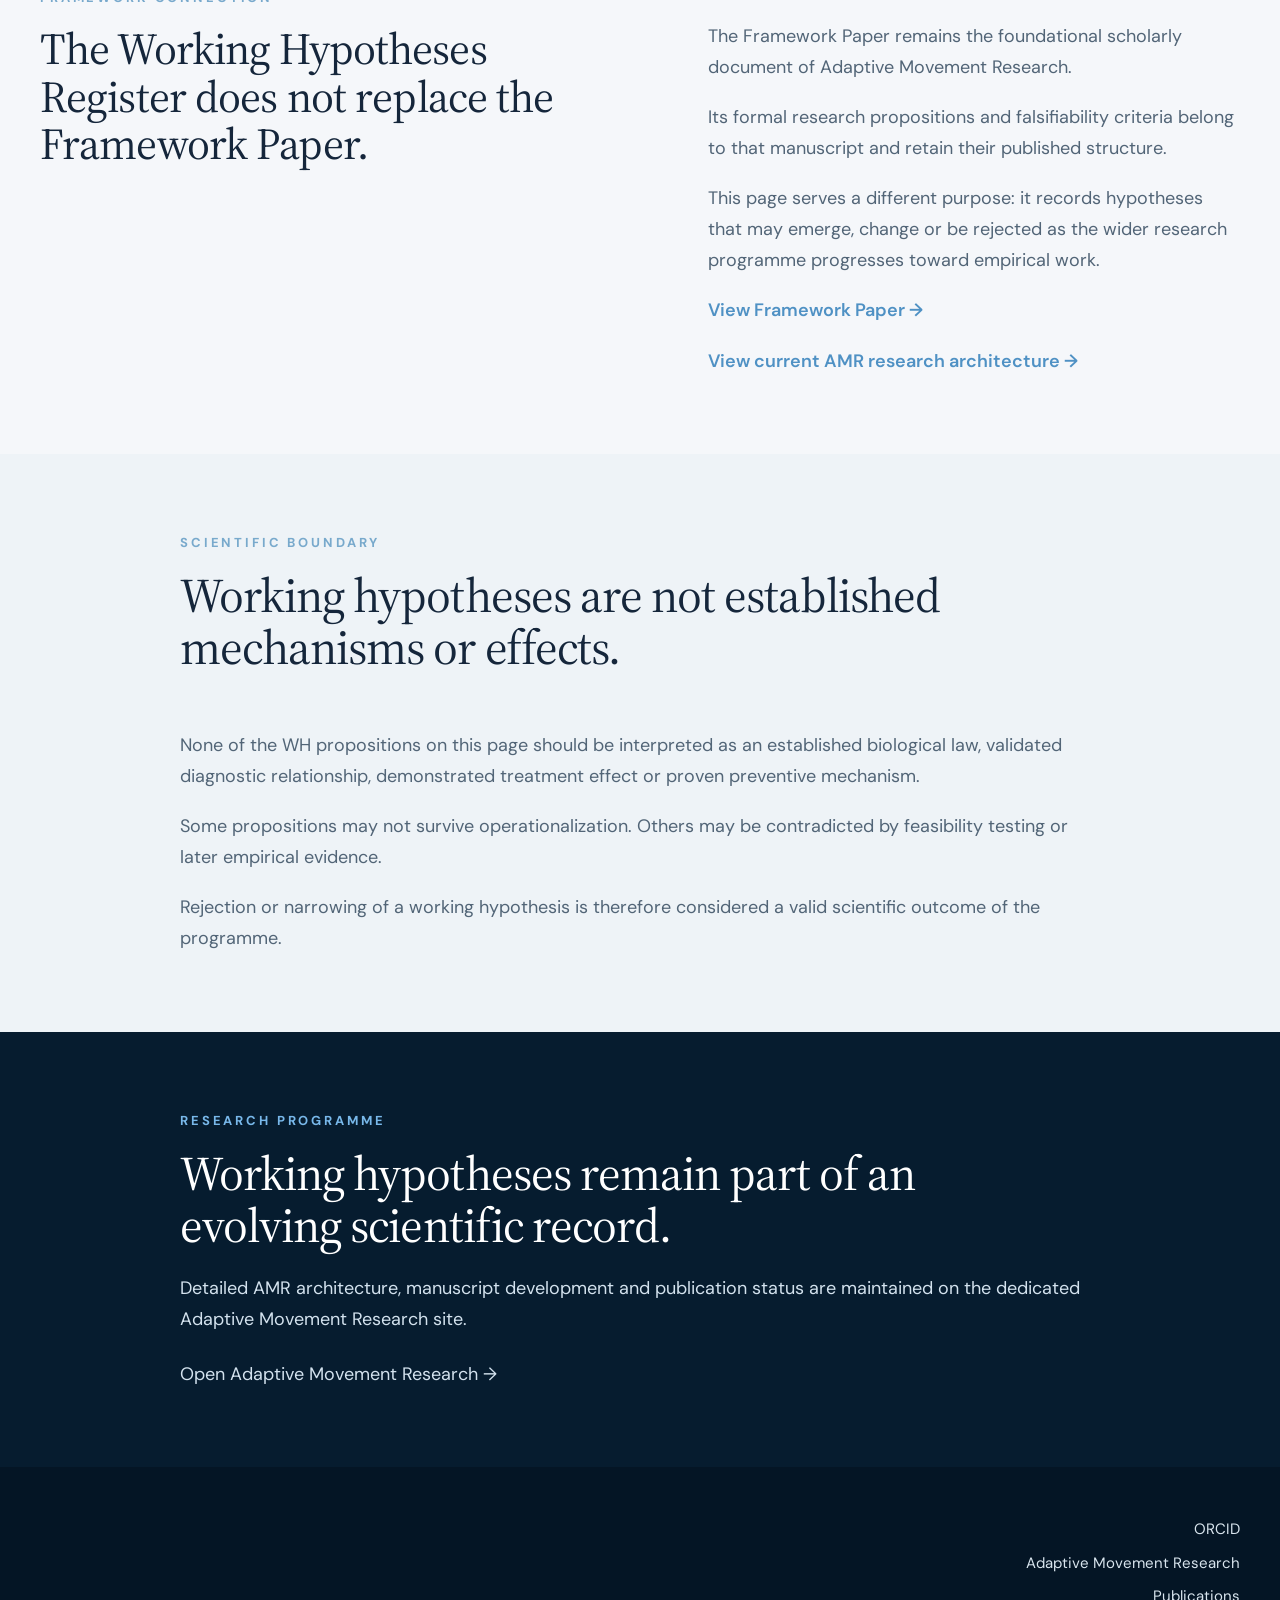
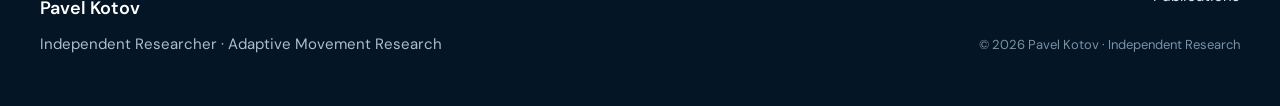
<file: hypotheses/index.html>
<!DOCTYPE html>
<html lang="en">

<head>

  <meta charset="UTF-8">

  <meta
    name="viewport"
    content="width=device-width, initial-scale=1.0"
  >

  <title>
    Hypotheses | Pavel Kotov
  </title>

  <meta
    name="description"
    content="Working scientific hypotheses, candidate relationships and falsifiability criteria within the independent research record of Pavel Kotov."
  >

  <meta
    name="author"
    content="Pavel Kotov"
  >

  <meta
    name="orcid"
    content="0009-0007-0763-1218"
  >

  <link
    rel="stylesheet"
    href="../css/style.css"
  >

</head>


<body>


<!-- ================= HEADER ================= -->

<header class="site-header">

  <div class="container header-inner">

    <a
      href="../index.html"
      class="logo"
    >

      <span class="logo-main">
        Independent Research
      </span>

      <span class="logo-sub">
        Personal Scientific Record
      </span>

    </a>


    <nav
      class="site-nav"
      aria-label="Primary navigation"
    >

      <a href="../index.html">
        Home
      </a>

      <a href="../research/index.html">
        Research
      </a>

      <a href="../notes/index.html">
        Notes
      </a>

      <a
        class="active"
        href="index.html"
      >
        Hypotheses
      </a>

      <a href="../publications/index.html">
        Publications
      </a>

      <a href="../dialogue/index.html">
        Dialogue
      </a>

    </nav>

  </div>

</header>



<!-- ================= MAIN ================= -->

<main>


  <!-- ================= PAGE HERO ================= -->

  <section class="page-hero">

    <div class="container">

      <div class="section-label">
        Working Hypotheses
      </div>

      <h1>
        Candidate relationships for empirical investigation.
      </h1>

      <p class="page-intro">
        This register documents working hypotheses as they are
        formulated, operationalised, challenged and prepared for
        possible empirical testing.
      </p>

    </div>

  </section>



  <!-- ================= PURPOSE ================= -->

  <section class="light-blue">

    <div class="container position-grid">


      <div class="position-heading">

        <div class="section-label">
          Purpose
        </div>

        <h2>
          A working hypothesis is a testable possibility, not a conclusion.
        </h2>

      </div>


      <div class="position-text">

        <p>
          The hypotheses recorded here represent provisional
          relationships within an evolving research programme.
        </p>

        <p>
          Their inclusion indicates that a relationship is considered
          scientifically examinable. It does not indicate empirical
          confirmation.
        </p>

        <p>
          Each hypothesis should ultimately be linked to operational
          definitions, measurable variables, competing explanations
          and conditions under which the proposition could fail.
        </p>

      </div>

    </div>

  </section>



  <!-- ================= NOMENCLATURE ================= -->

  <section>

    <div class="container position-grid">


      <div class="position-heading">

        <div class="section-label">
          Nomenclature
        </div>

        <h2>
          Working hypotheses are distinct from Framework Paper propositions.
        </h2>

      </div>


      <div class="position-text">

        <p>
          This page uses the prefix <strong>WH</strong> for
          Working Hypothesis.
        </p>

        <p>
          These working hypotheses belong to the evolving personal
          research register and may be revised as the programme
          develops.
        </p>

        <p>
          They are separate from the formal research propositions
          presented in the Adaptive Movement Research Framework Paper.
        </p>

        <p>
          Framework Paper propositions retain their own published
          nomenclature and should not be interpreted as equivalent
          to the WH sequence shown here.
        </p>

      </div>

    </div>

  </section>



  <!-- ================= ACTIVE HYPOTHESES ================= -->

  <section class="light-blue">

    <div class="container">

      <div class="section-label">
        Active Working Hypotheses
      </div>

      <h2>
        Current candidate relationships.
      </h2>

      <p class="lead">
        The current register focuses first on state-dependent
        physiological response and measurement feasibility before
        stronger claims concerning adaptation or downstream health
        relevance are considered.
      </p>


      <div class="research-grid">


        <article class="research-card">

          <h3>
            WH-01 — State-Dependent Response
          </h3>

          <p>
            A comparable external movement-related demand may produce
            systematically different internal physiological response
            profiles when the same individual begins the exposure from
            different biological states.
          </p>

          <div class="note">
            Status · Operationalizing
          </div>

        </article>



        <article class="research-card">

          <h3>
            WH-02 — Multivariable Internal Response
          </h3>

          <p>
            State-dependent internal demand may be represented more
            informatively by a prespecified multivariable physiological
            response profile than by one isolated response variable or
            one universal load score.
          </p>

          <div class="note">
            Status · Operationalizing
          </div>

        </article>



        <article class="research-card">

          <h3>
            WH-03 — Temporal Response Structure
          </h3>

          <p>
            Synchronized measurements collected during exposure and
            recovery may reveal temporal response characteristics that
            are not captured by isolated pre-exposure or post-exposure
            measurements.
          </p>

          <div class="note">
            Status · Developing
          </div>

        </article>



        <article class="research-card">

          <h3>
            WH-04 — Within-Person Reproducibility
          </h3>

          <p>
            At least some state-dependent response characteristics may
            be reproducible within an individual when baseline state,
            external demand and measurement conditions are sufficiently
            characterized.
          </p>

          <div class="note">
            Status · Developing
          </div>

        </article>



        <article class="research-card">

          <h3>
            WH-05 — Movement Organisation as an Explanatory Layer
          </h3>

          <p>
            After current biological state and external demand have been
            characterized, measurable features of movement organisation
            may provide additional information about variation in the
            internal physiological response.
          </p>

          <div class="note">
            Status · Developing
          </div>

        </article>



        <article class="research-card">

          <h3>
            WH-06 — Recovery Trajectory
          </h3>

          <p>
            Differences in acute response may be followed by
            distinguishable recovery trajectories that provide
            additional within-person information beyond the response
            observed during movement alone.
          </p>

          <div class="note">
            Status · Developing
          </div>

        </article>



        <article class="research-card">

          <h3>
            WH-07 — Repeated Exposure
          </h3>

          <p>
            Repeated exposure under sufficiently characterized
            conditions may produce reproducible changes in response
            and recovery trajectories within the same individual.
          </p>

          <div class="note">
            Status · Downstream
          </div>

        </article>



        <article class="research-card">

          <h3>
            WH-08 — Adaptive Interpretation
          </h3>

          <p>
            Reproducible longitudinal change across repeated exposure
            may support an adaptive interpretation only when acute
            response, recovery and measurement reliability have already
            been established.
          </p>

          <div class="note">
            Status · Downstream
          </div>

        </article>


      </div>

    </div>

  </section>



  <!-- ================= SDBL ================= -->

  <section class="dark">

    <div class="container position-grid">


      <div class="position-heading">

        <div class="section-label">
          Candidate Construct
        </div>

        <h2>
          State-Dependent Biological Load is not itself an established hypothesis result.
        </h2>

      </div>


      <div class="position-text">

        <p>
          State-Dependent Biological Load is currently being developed
          as a working construct for describing the internal biological
          demand associated with the interaction among current state,
          external movement demand, movement organisation and context.
        </p>

        <p>
          The construct provides a possible explanatory framework for
          several working hypotheses on this page.
        </p>

        <p>
          It is not currently treated as a validated biological
          quantity, diagnostic score or established mechanism.
        </p>

        <p>
          Its scientific usefulness depends on whether operational
          representations derived from it provide reproducible and
          testable information.
        </p>

      </div>

    </div>

  </section>



  <!-- ================= DEPENDENCY ================= -->

  <section>

    <div class="container">

      <div class="section-label">
        Hypothesis Dependency
      </div>

      <h2>
        Downstream hypotheses depend on earlier measurement relationships.
      </h2>

      <p class="lead">
        Adaptation cannot be inferred directly from a single movement
        episode. The programme therefore follows a dependency structure.
      </p>


      <div class="sequence">

        <span>
          Defined baseline state
        </span>

        <b>→</b>

        <span>
          Defined external demand
        </span>

        <b>→</b>

        <span>
          Measurable internal response
        </span>

        <b>→</b>

        <span>
          Reproducibility
        </span>

        <b>→</b>

        <span>
          Recovery
        </span>

        <b>→</b>

        <span>
          Repeated exposure
        </span>

        <b>→</b>

        <span>
          Adaptation
        </span>

      </div>


      <p class="note">
        Failure at an earlier stage limits or prevents stronger
        interpretation at later stages.
      </p>

    </div>

  </section>



  <!-- ================= FALSIFICATION ================= -->

  <section class="light-blue">

    <div class="container">

      <div class="section-label">
        Falsifiability
      </div>

      <h2>
        What would count against the current hypothesis architecture?
      </h2>


      <div class="research-grid">


        <article class="research-card">

          <h3>
            No State Dependence
          </h3>

          <p>
            Comparable external demands do not show reproducible
            differences in internal response after relevant measurement
            error and contextual variation are considered.
          </p>

        </article>



        <article class="research-card">

          <h3>
            No Added Multivariable Information
          </h3>

          <p>
            A multivariable response structure provides no useful or
            reproducible information beyond simpler established
            measurements.
          </p>

        </article>



        <article class="research-card">

          <h3>
            No Reproducibility
          </h3>

          <p>
            Candidate response characteristics cannot be reproduced
            within individuals under adequately standardized
            conditions.
          </p>

        </article>



        <article class="research-card">

          <h3>
            No Incremental Movement Information
          </h3>

          <p>
            Movement-organisation variables provide no additional
            explanatory information after current state and external
            demand are characterized.
          </p>

        </article>


      </div>

    </div>

  </section>



  <!-- ================= ALTERNATIVES ================= -->

  <section>

    <div class="container narrow">

      <div class="section-label">
        Alternative Explanations
      </div>

      <h2>
        Apparent support may arise for reasons other than the proposed relationship.
      </h2>


      <div class="position-text">

        <p>
          Differences in physiological response may reflect measurement
          error, insufficient standardization, environmental conditions,
          circadian variation, prior activity, recovery status or other
          unmeasured factors rather than a meaningful state-dependent
          relationship.
        </p>

        <p>
          Apparent relationships with movement organisation may also
          reflect external load differences rather than an independent
          explanatory contribution from movement characteristics.
        </p>

        <p>
          Repeated changes may reflect familiarization, learning,
          instrumentation effects or regression toward the mean rather
          than biological adaptation.
        </p>

        <p>
          These alternative explanations must therefore remain part of
          hypothesis testing rather than being treated only as secondary
          limitations.
        </p>

      </div>

    </div>

  </section>



  <!-- ================= STATUS ================= -->

  <section class="dark">

    <div class="container">

      <div class="section-label">
        Working Hypothesis Status
      </div>

      <h2>
        Status describes development, not scientific importance.
      </h2>


      <div class="research-grid">


        <article class="research-card">

          <h3>
            Developing
          </h3>

          <p>
            The proposed relationship remains conceptually or
            methodologically incomplete.
          </p>

        </article>



        <article class="research-card">

          <h3>
            Operationalizing
          </h3>

          <p>
            Variables, conditions and measurement representations are
            being defined for a possible test.
          </p>

        </article>



        <article class="research-card">

          <h3>
            Feasibility-Testable
          </h3>

          <p>
            The proposition has sufficient structure to permit a
            limited measurement or feasibility-stage test.
          </p>

        </article>



        <article class="research-card">

          <h3>
            Downstream
          </h3>

          <p>
            The proposition depends on successful validation of earlier
            state, response, recovery or reproducibility relationships.
          </p>

        </article>



        <article class="research-card">

          <h3>
            Revised
          </h3>

          <p>
            The proposition has been narrowed or reformulated following
            conceptual, methodological or empirical analysis.
          </p>

        </article>



        <article class="research-card">

          <h3>
            Rejected
          </h3>

          <p>
            The proposed relationship is no longer retained because
            evidence or methodological analysis does not support its
            continued use.
          </p>

        </article>


      </div>

    </div>

  </section>



  <!-- ================= FRAMEWORK CONNECTION ================= -->

  <section>

    <div class="container position-grid">


      <div class="position-heading">

        <div class="section-label">
          Framework Connection
        </div>

        <h2>
          The Working Hypotheses Register does not replace the Framework Paper.
        </h2>

      </div>


      <div class="position-text">

        <p>
          The Framework Paper remains the foundational scholarly
          document of Adaptive Movement Research.
        </p>

        <p>
          Its formal research propositions and falsifiability criteria
          belong to that manuscript and retain their published
          structure.
        </p>

        <p>
          This page serves a different purpose: it records hypotheses
          that may emerge, change or be rejected as the wider research
          programme progresses toward empirical work.
        </p>

        <p>
          <a
            href="https://drkotovpaul-commits.github.io/Adaptive-movement-research/papers/"
            target="_blank"
            rel="noopener"
          >
            View Framework Paper →
          </a>
        </p>

        <p>
          <a
            href="https://drkotovpaul-commits.github.io/Adaptive-movement-research/pages/research-profile.html"
            target="_blank"
            rel="noopener"
          >
            View current AMR research architecture →
          </a>
        </p>

      </div>

    </div>

  </section>



  <!-- ================= SCIENTIFIC BOUNDARY ================= -->

  <section class="light-blue">

    <div class="container narrow">

      <div class="section-label">
        Scientific Boundary
      </div>

      <h2>
        Working hypotheses are not established mechanisms or effects.
      </h2>


      <div class="position-text">

        <p>
          None of the WH propositions on this page should be interpreted
          as an established biological law, validated diagnostic
          relationship, demonstrated treatment effect or proven
          preventive mechanism.
        </p>

        <p>
          Some propositions may not survive operationalization.
          Others may be contradicted by feasibility testing or later
          empirical evidence.
        </p>

        <p>
          Rejection or narrowing of a working hypothesis is therefore
          considered a valid scientific outcome of the programme.
        </p>

      </div>

    </div>

  </section>



  <!-- ================= CONNECTION ================= -->

  <section class="dark">

    <div class="container narrow">

      <div class="section-label">
        Research Programme
      </div>

      <h2>
        Working hypotheses remain part of an evolving scientific record.
      </h2>

      <p>
        Detailed AMR architecture, manuscript development and
        publication status are maintained on the dedicated Adaptive
        Movement Research site.
      </p>

      <p class="note">

        <a
          href="https://drkotovpaul-commits.github.io/Adaptive-movement-research/index.html"
          target="_blank"
          rel="noopener"
        >
          Open Adaptive Movement Research →
        </a>

      </p>

    </div>

  </section>


</main>



<!-- ================= FOOTER ================= -->

<footer class="site-footer">

  <div class="container footer-inner">


    <div class="footer-identity">

      <div class="footer-title">
        Pavel Kotov
      </div>

      <div class="footer-text">
        Independent Researcher · Adaptive Movement Research
      </div>

    </div>


    <div class="footer-links">

      <a
        href="https://orcid.org/0009-0007-0763-1218"
        target="_blank"
        rel="noopener"
      >
        ORCID
      </a>

      <a
        href="https://drkotovpaul-commits.github.io/Adaptive-movement-research/index.html"
        target="_blank"
        rel="noopener"
      >
        Adaptive Movement Research
      </a>

      <a href="../publications/index.html">
        Publications
      </a>

      <div class="copyright">
        © 2026 Pavel Kotov · Independent Research
      </div>

    </div>

  </div>

</footer>


</body>

</html>
</file>
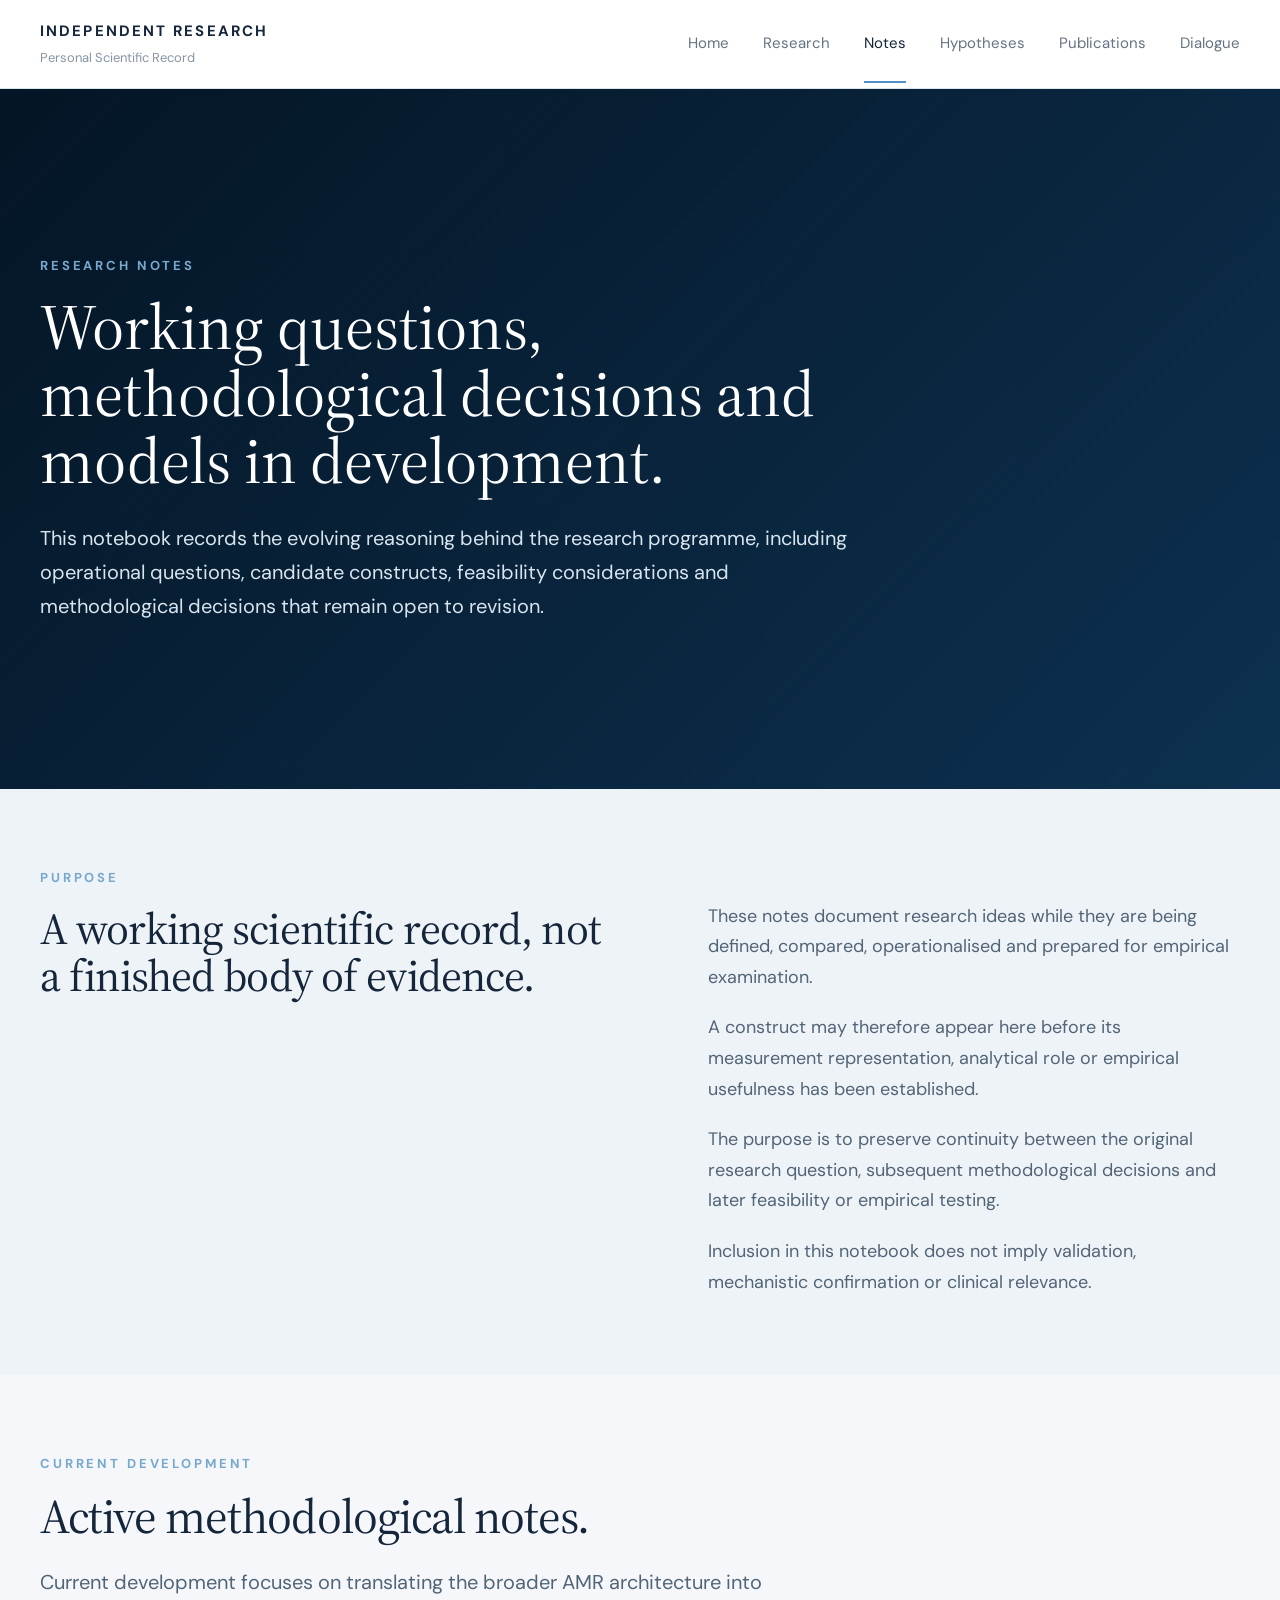
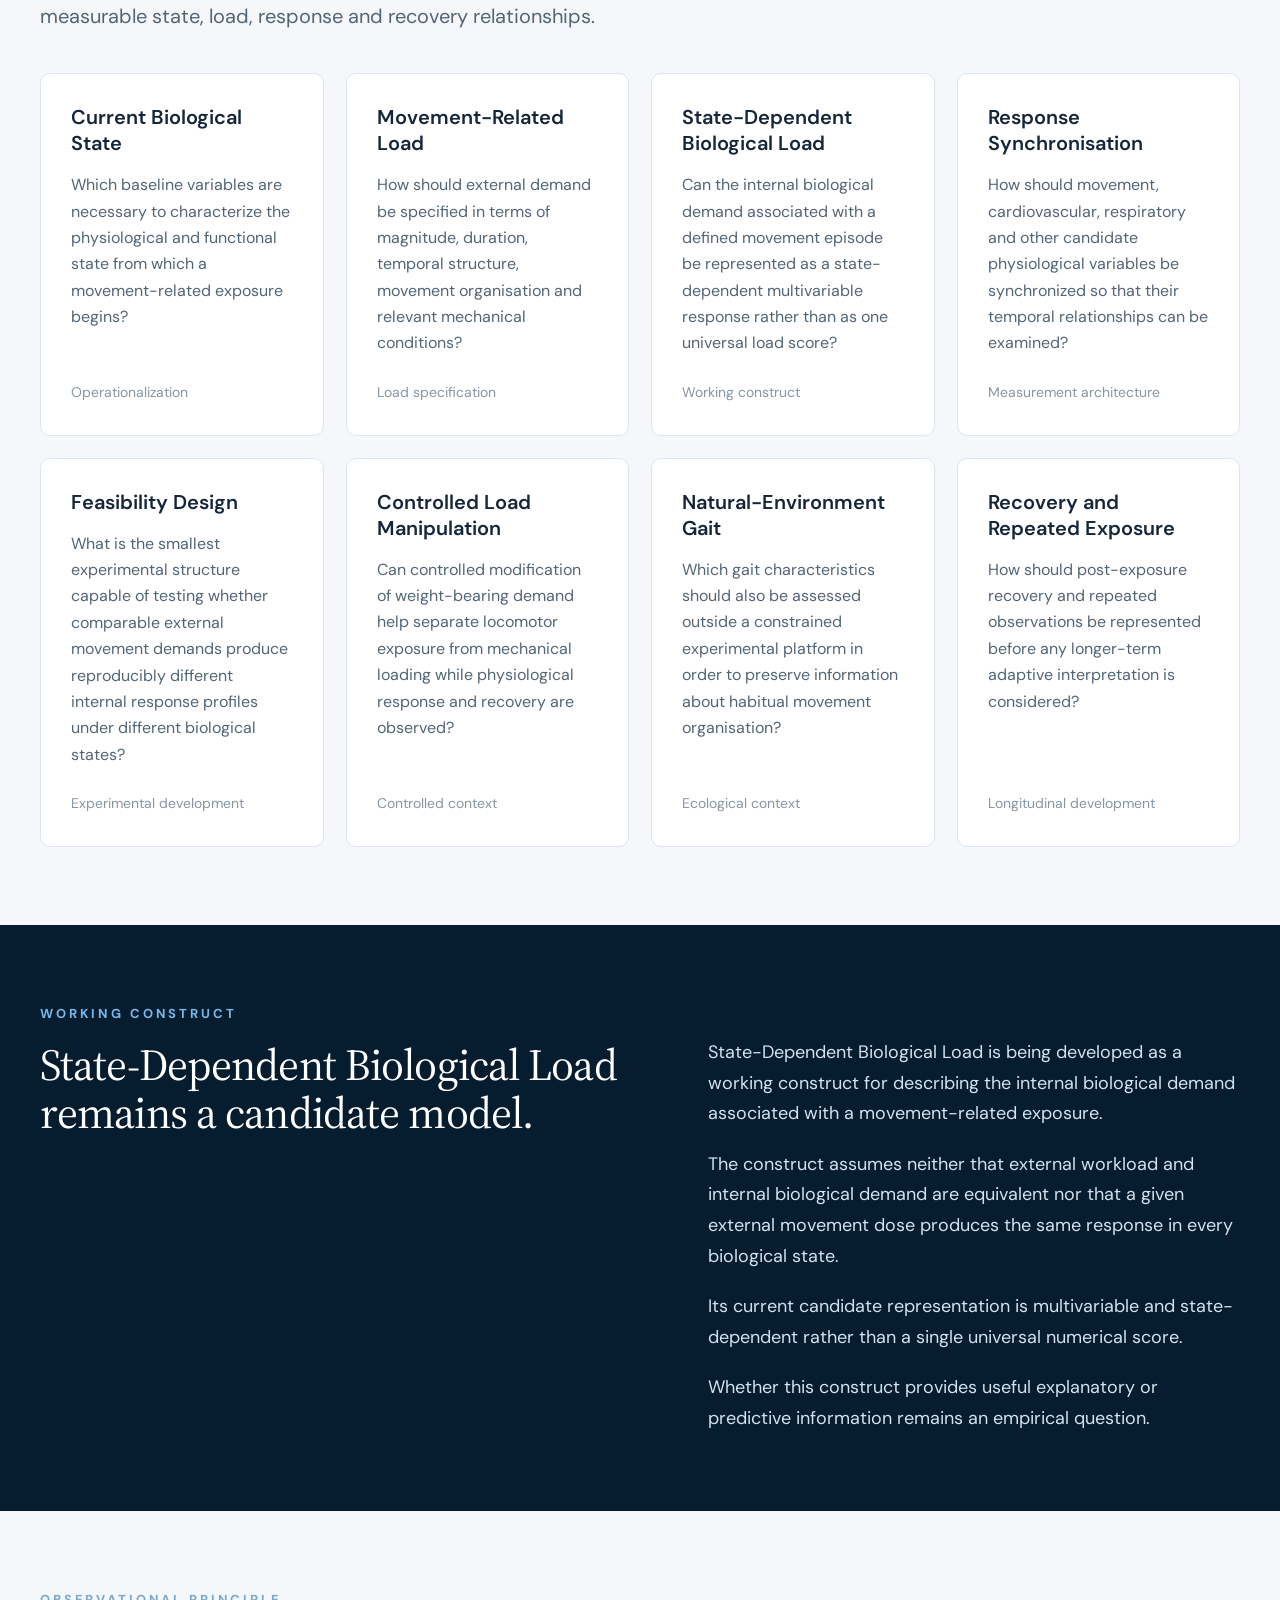
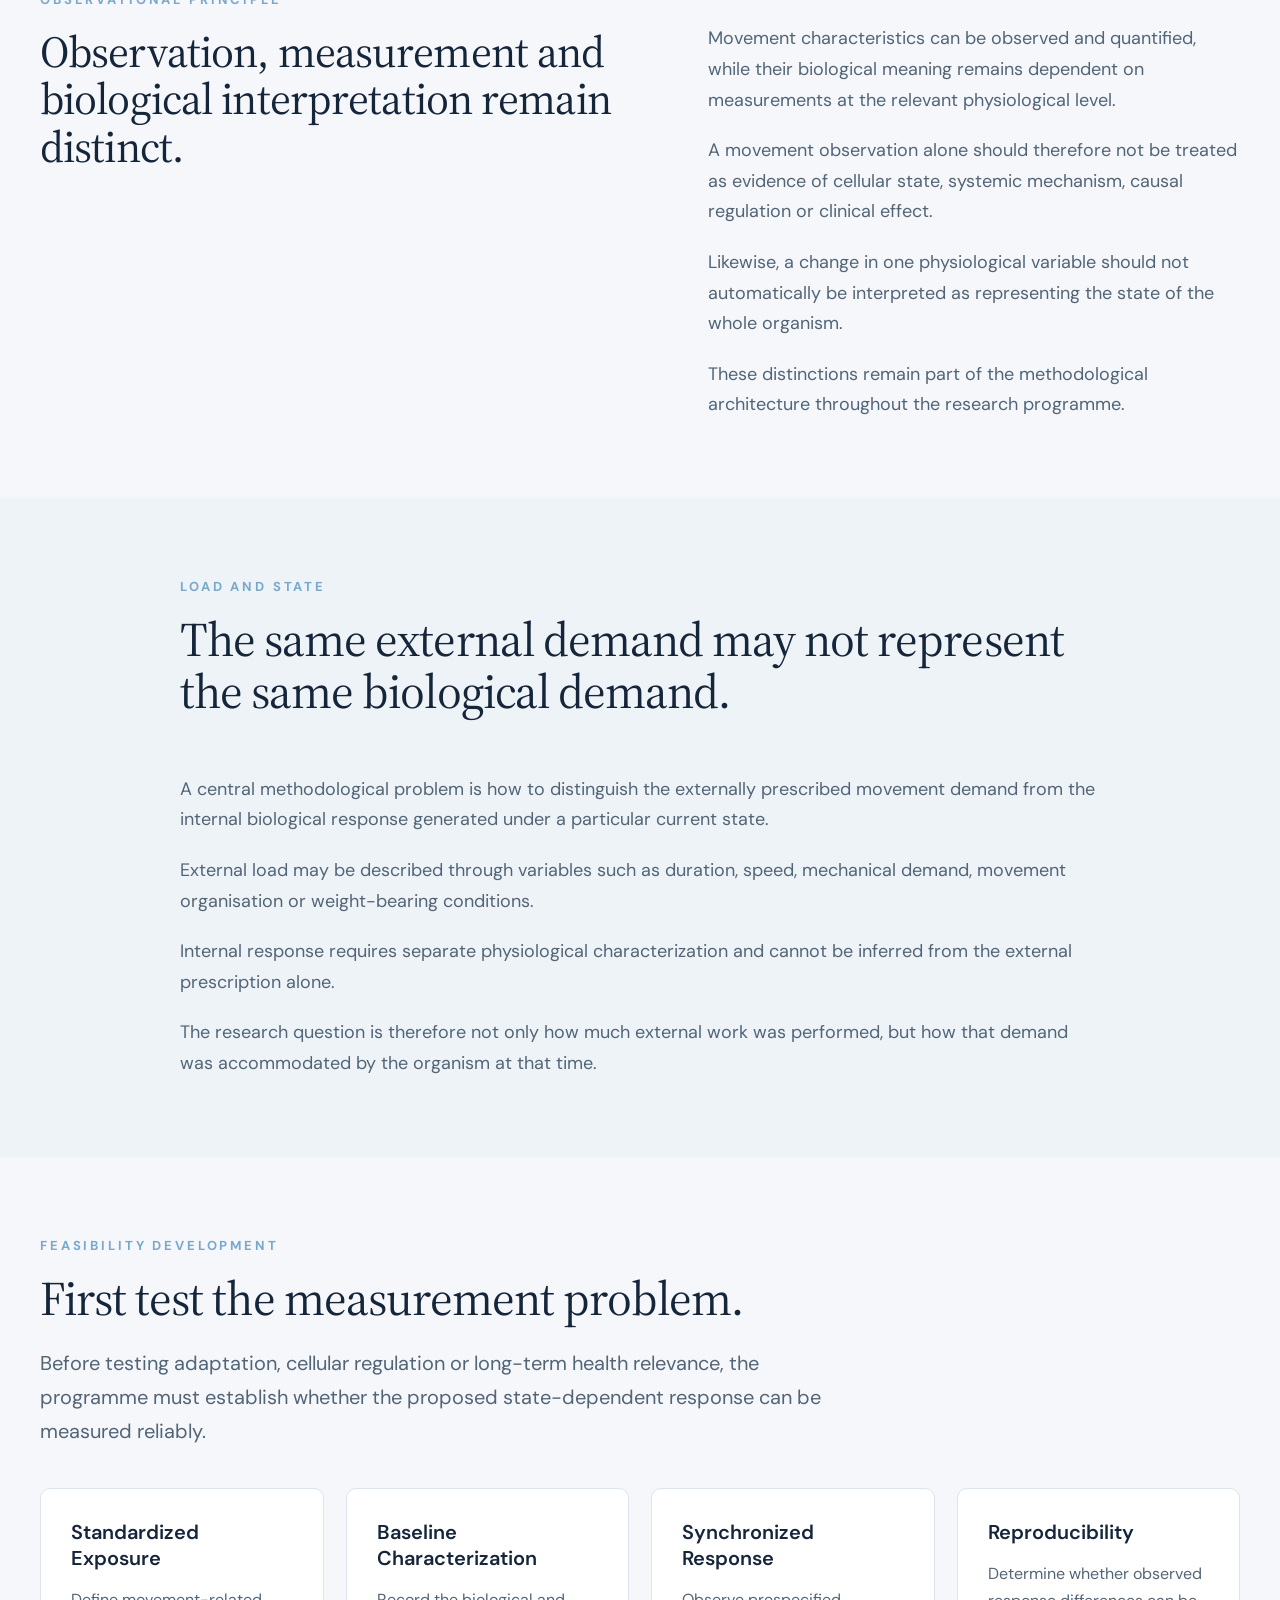
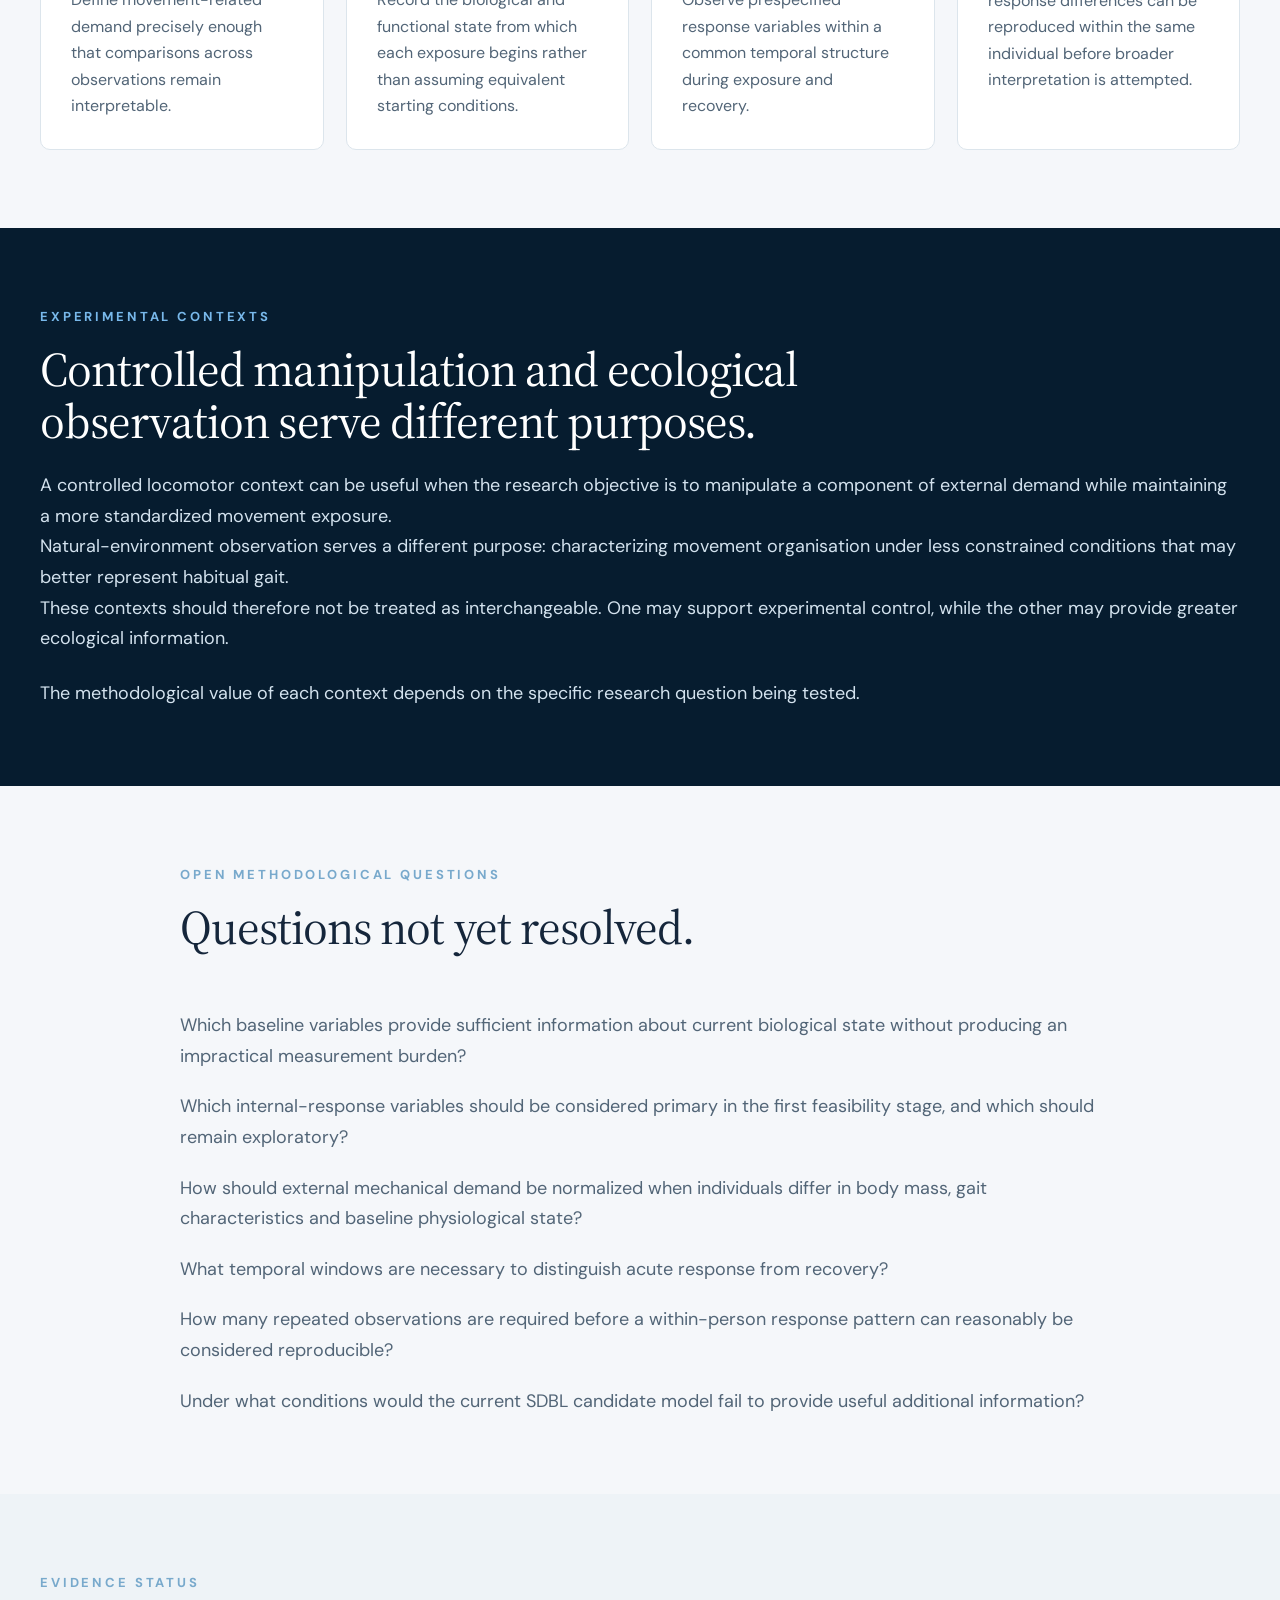
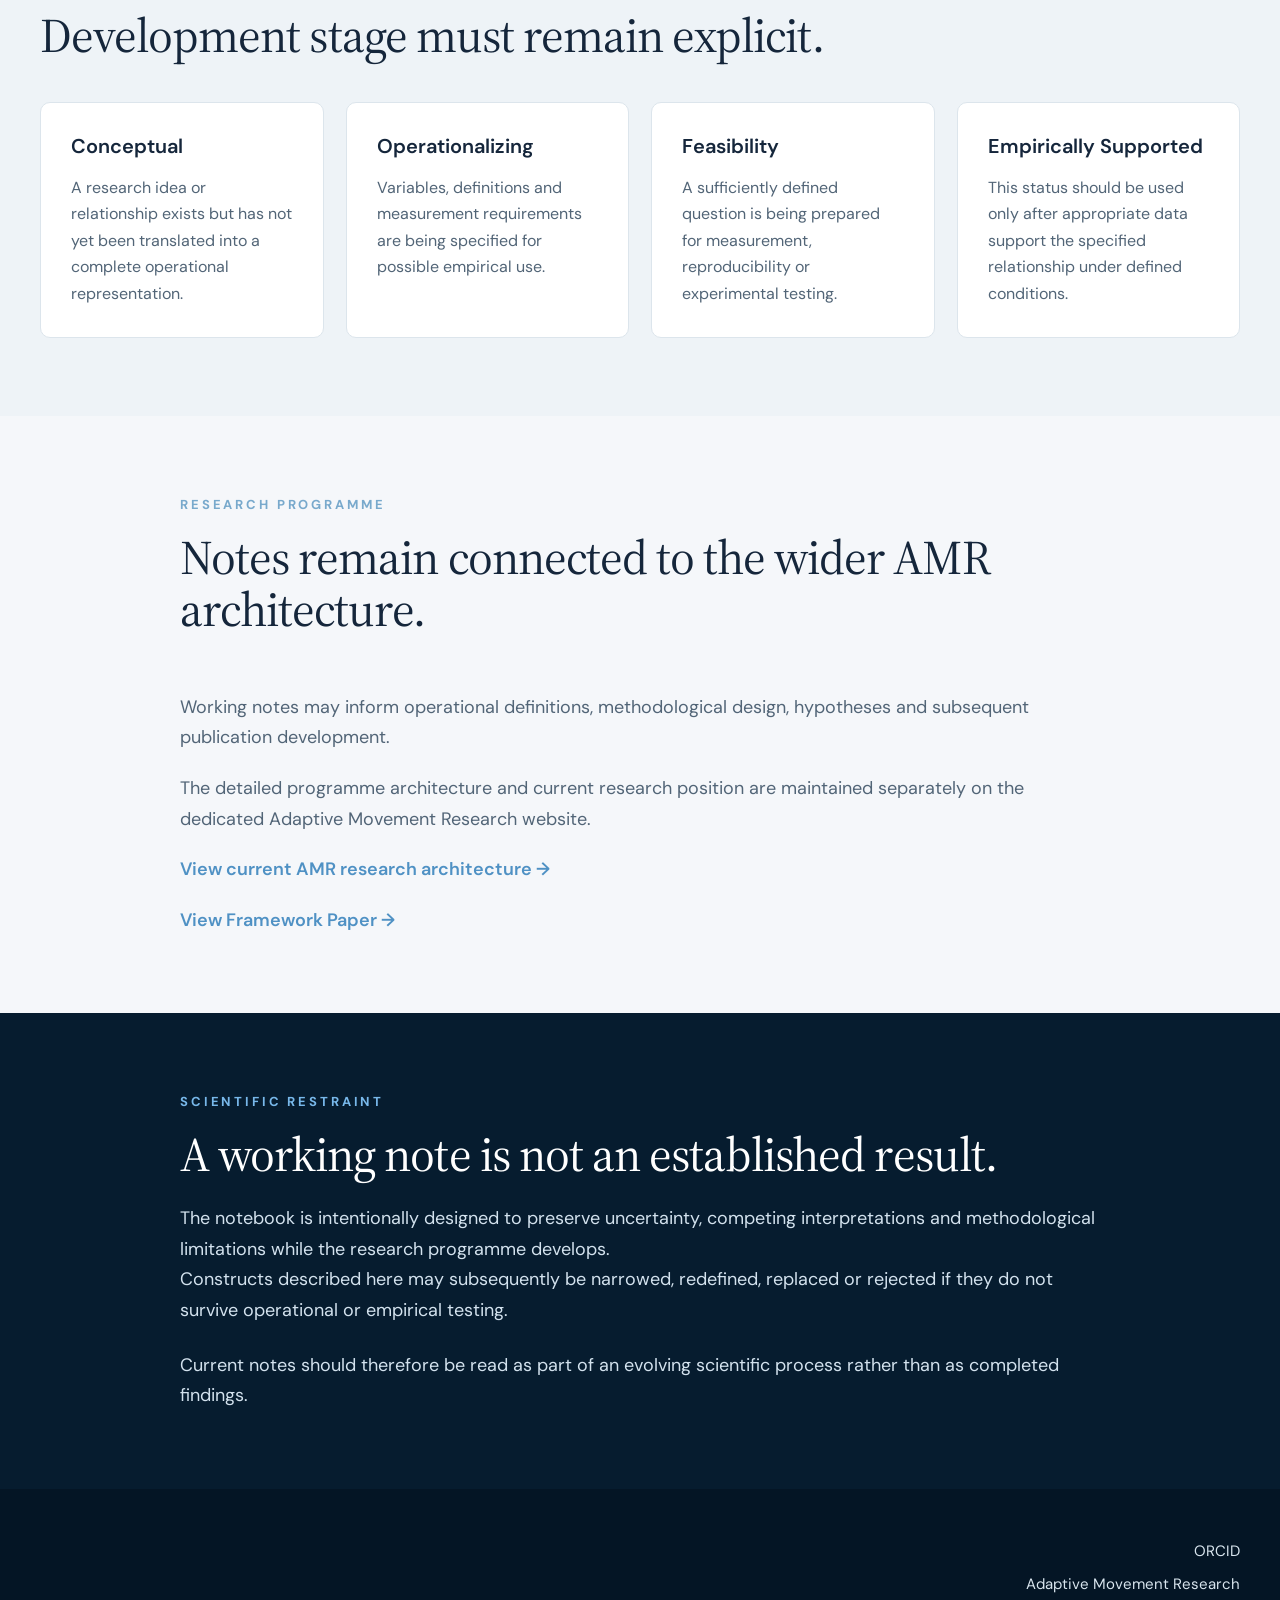
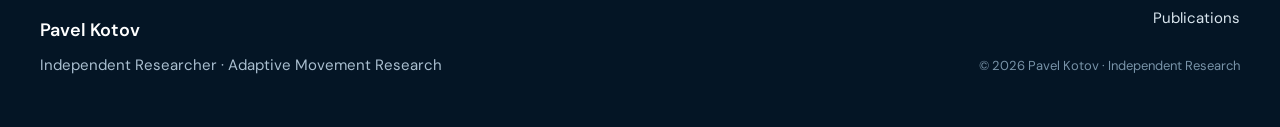
<file: notes/index.html>
<!DOCTYPE html>
<html lang="en">

<head>

  <meta charset="UTF-8">

  <meta
    name="viewport"
    content="width=device-width, initial-scale=1.0"
  >

  <title>
    Notes | Pavel Kotov
  </title>

  <meta
    name="description"
    content="Working research notes documenting current methodological questions, operational development, feasibility design and evolving scientific reasoning within Adaptive Movement Research."
  >

  <meta
    name="author"
    content="Pavel Kotov"
  >

  <meta
    name="orcid"
    content="0009-0007-0763-1218"
  >

  <link
    rel="stylesheet"
    href="../css/style.css"
  >

</head>


<body>


<!-- ================= HEADER ================= -->

<header class="site-header">

  <div class="container header-inner">

    <a
      href="../index.html"
      class="logo"
    >

      <span class="logo-main">
        Independent Research
      </span>

      <span class="logo-sub">
        Personal Scientific Record
      </span>

    </a>


    <nav
      class="site-nav"
      aria-label="Primary navigation"
    >

      <a href="../index.html">
        Home
      </a>

      <a href="../research/index.html">
        Research
      </a>

      <a
        class="active"
        href="index.html"
      >
        Notes
      </a>

      <a href="../hypotheses/index.html">
        Hypotheses
      </a>

      <a href="../publications/index.html">
        Publications
      </a>

      <a href="../dialogue/index.html">
        Dialogue
      </a>

    </nav>

  </div>

</header>



<!-- ================= MAIN ================= -->

<main>


  <!-- ================= PAGE HERO ================= -->

  <section class="page-hero">

    <div class="container">

      <div class="section-label">
        Research Notes
      </div>

      <h1>
        Working questions, methodological decisions and models in development.
      </h1>

      <p class="page-intro">
        This notebook records the evolving reasoning behind the
        research programme, including operational questions,
        candidate constructs, feasibility considerations and
        methodological decisions that remain open to revision.
      </p>

    </div>

  </section>



  <!-- ================= PURPOSE ================= -->

  <section class="light-blue">

    <div class="container position-grid">


      <div class="position-heading">

        <div class="section-label">
          Purpose
        </div>

        <h2>
          A working scientific record, not a finished body of evidence.
        </h2>

      </div>


      <div class="position-text">

        <p>
          These notes document research ideas while they are being
          defined, compared, operationalised and prepared for
          empirical examination.
        </p>

        <p>
          A construct may therefore appear here before its measurement
          representation, analytical role or empirical usefulness has
          been established.
        </p>

        <p>
          The purpose is to preserve continuity between the original
          research question, subsequent methodological decisions and
          later feasibility or empirical testing.
        </p>

        <p>
          Inclusion in this notebook does not imply validation,
          mechanistic confirmation or clinical relevance.
        </p>

      </div>

    </div>

  </section>



  <!-- ================= CURRENT DEVELOPMENT ================= -->

  <section>

    <div class="container">

      <div class="section-label">
        Current Development
      </div>

      <h2>
        Active methodological notes.
      </h2>

      <p class="lead">
        Current development focuses on translating the broader AMR
        architecture into measurable state, load, response and
        recovery relationships.
      </p>


      <div class="research-grid">


        <article class="research-card">

          <h3>
            Current Biological State
          </h3>

          <p>
            Which baseline variables are necessary to characterize
            the physiological and functional state from which a
            movement-related exposure begins?
          </p>

          <div class="note">
            Operationalization
          </div>

        </article>



        <article class="research-card">

          <h3>
            Movement-Related Load
          </h3>

          <p>
            How should external demand be specified in terms of
            magnitude, duration, temporal structure, movement
            organisation and relevant mechanical conditions?
          </p>

          <div class="note">
            Load specification
          </div>

        </article>



        <article class="research-card">

          <h3>
            State-Dependent Biological Load
          </h3>

          <p>
            Can the internal biological demand associated with a
            defined movement episode be represented as a
            state-dependent multivariable response rather than as
            one universal load score?
          </p>

          <div class="note">
            Working construct
          </div>

        </article>



        <article class="research-card">

          <h3>
            Response Synchronisation
          </h3>

          <p>
            How should movement, cardiovascular, respiratory and
            other candidate physiological variables be synchronized
            so that their temporal relationships can be examined?
          </p>

          <div class="note">
            Measurement architecture
          </div>

        </article>



        <article class="research-card">

          <h3>
            Feasibility Design
          </h3>

          <p>
            What is the smallest experimental structure capable of
            testing whether comparable external movement demands
            produce reproducibly different internal response profiles
            under different biological states?
          </p>

          <div class="note">
            Experimental development
          </div>

        </article>



        <article class="research-card">

          <h3>
            Controlled Load Manipulation
          </h3>

          <p>
            Can controlled modification of weight-bearing demand help
            separate locomotor exposure from mechanical loading while
            physiological response and recovery are observed?
          </p>

          <div class="note">
            Controlled context
          </div>

        </article>



        <article class="research-card">

          <h3>
            Natural-Environment Gait
          </h3>

          <p>
            Which gait characteristics should also be assessed outside
            a constrained experimental platform in order to preserve
            information about habitual movement organisation?
          </p>

          <div class="note">
            Ecological context
          </div>

        </article>



        <article class="research-card">

          <h3>
            Recovery and Repeated Exposure
          </h3>

          <p>
            How should post-exposure recovery and repeated observations
            be represented before any longer-term adaptive interpretation
            is considered?
          </p>

          <div class="note">
            Longitudinal development
          </div>

        </article>


      </div>

    </div>

  </section>



  <!-- ================= WORKING CONSTRUCT ================= -->

  <section class="dark">

    <div class="container position-grid">


      <div class="position-heading">

        <div class="section-label">
          Working Construct
        </div>

        <h2>
          State-Dependent Biological Load remains a candidate model.
        </h2>

      </div>


      <div class="position-text">

        <p>
          State-Dependent Biological Load is being developed as a
          working construct for describing the internal biological
          demand associated with a movement-related exposure.
        </p>

        <p>
          The construct assumes neither that external workload and
          internal biological demand are equivalent nor that a given
          external movement dose produces the same response in every
          biological state.
        </p>

        <p>
          Its current candidate representation is multivariable and
          state-dependent rather than a single universal numerical
          score.
        </p>

        <p>
          Whether this construct provides useful explanatory or
          predictive information remains an empirical question.
        </p>

      </div>

    </div>

  </section>



  <!-- ================= OBSERVATIONAL PRINCIPLE ================= -->

  <section>

    <div class="container position-grid">


      <div class="position-heading">

        <div class="section-label">
          Observational Principle
        </div>

        <h2>
          Observation, measurement and biological interpretation remain distinct.
        </h2>

      </div>


      <div class="position-text">

        <p>
          Movement characteristics can be observed and quantified,
          while their biological meaning remains dependent on
          measurements at the relevant physiological level.
        </p>

        <p>
          A movement observation alone should therefore not be treated
          as evidence of cellular state, systemic mechanism, causal
          regulation or clinical effect.
        </p>

        <p>
          Likewise, a change in one physiological variable should not
          automatically be interpreted as representing the state of the
          whole organism.
        </p>

        <p>
          These distinctions remain part of the methodological
          architecture throughout the research programme.
        </p>

      </div>

    </div>

  </section>



  <!-- ================= LOAD AND STATE ================= -->

  <section class="light-blue">

    <div class="container narrow">

      <div class="section-label">
        Load and State
      </div>

      <h2>
        The same external demand may not represent the same biological demand.
      </h2>


      <div class="position-text">

        <p>
          A central methodological problem is how to distinguish the
          externally prescribed movement demand from the internal
          biological response generated under a particular current
          state.
        </p>

        <p>
          External load may be described through variables such as
          duration, speed, mechanical demand, movement organisation
          or weight-bearing conditions.
        </p>

        <p>
          Internal response requires separate physiological
          characterization and cannot be inferred from the external
          prescription alone.
        </p>

        <p>
          The research question is therefore not only how much external
          work was performed, but how that demand was accommodated by
          the organism at that time.
        </p>

      </div>

    </div>

  </section>



  <!-- ================= FEASIBILITY ================= -->

  <section>

    <div class="container">

      <div class="section-label">
        Feasibility Development
      </div>

      <h2>
        First test the measurement problem.
      </h2>

      <p class="lead">
        Before testing adaptation, cellular regulation or long-term
        health relevance, the programme must establish whether the
        proposed state-dependent response can be measured reliably.
      </p>


      <div class="research-grid">


        <article class="research-card">

          <h3>
            Standardized Exposure
          </h3>

          <p>
            Define movement-related demand precisely enough that
            comparisons across observations remain interpretable.
          </p>

        </article>



        <article class="research-card">

          <h3>
            Baseline Characterization
          </h3>

          <p>
            Record the biological and functional state from which
            each exposure begins rather than assuming equivalent
            starting conditions.
          </p>

        </article>



        <article class="research-card">

          <h3>
            Synchronized Response
          </h3>

          <p>
            Observe prespecified response variables within a common
            temporal structure during exposure and recovery.
          </p>

        </article>



        <article class="research-card">

          <h3>
            Reproducibility
          </h3>

          <p>
            Determine whether observed response differences can be
            reproduced within the same individual before broader
            interpretation is attempted.
          </p>

        </article>


      </div>

    </div>

  </section>



  <!-- ================= EXPERIMENTAL CONTEXTS ================= -->

  <section class="dark">

    <div class="container">

      <div class="section-label">
        Experimental Contexts
      </div>

      <h2>
        Controlled manipulation and ecological observation serve different purposes.
      </h2>

      <p>
        A controlled locomotor context can be useful when the research
        objective is to manipulate a component of external demand while
        maintaining a more standardized movement exposure.
      </p>

      <p>
        Natural-environment observation serves a different purpose:
        characterizing movement organisation under less constrained
        conditions that may better represent habitual gait.
      </p>

      <p>
        These contexts should therefore not be treated as interchangeable.
        One may support experimental control, while the other may provide
        greater ecological information.
      </p>

      <p class="note">
        The methodological value of each context depends on the specific
        research question being tested.
      </p>

    </div>

  </section>



  <!-- ================= OPEN QUESTIONS ================= -->

  <section>

    <div class="container narrow">

      <div class="section-label">
        Open Methodological Questions
      </div>

      <h2>
        Questions not yet resolved.
      </h2>


      <div class="position-text">

        <p>
          Which baseline variables provide sufficient information about
          current biological state without producing an impractical
          measurement burden?
        </p>

        <p>
          Which internal-response variables should be considered
          primary in the first feasibility stage, and which should
          remain exploratory?
        </p>

        <p>
          How should external mechanical demand be normalized when
          individuals differ in body mass, gait characteristics and
          baseline physiological state?
        </p>

        <p>
          What temporal windows are necessary to distinguish acute
          response from recovery?
        </p>

        <p>
          How many repeated observations are required before a
          within-person response pattern can reasonably be considered
          reproducible?
        </p>

        <p>
          Under what conditions would the current SDBL candidate model
          fail to provide useful additional information?
        </p>

      </div>

    </div>

  </section>



  <!-- ================= EVIDENCE STATUS ================= -->

  <section class="light-blue">

    <div class="container">

      <div class="section-label">
        Evidence Status
      </div>

      <h2>
        Development stage must remain explicit.
      </h2>


      <div class="research-grid">


        <article class="research-card">

          <h3>
            Conceptual
          </h3>

          <p>
            A research idea or relationship exists but has not yet
            been translated into a complete operational representation.
          </p>

        </article>



        <article class="research-card">

          <h3>
            Operationalizing
          </h3>

          <p>
            Variables, definitions and measurement requirements are
            being specified for possible empirical use.
          </p>

        </article>



        <article class="research-card">

          <h3>
            Feasibility
          </h3>

          <p>
            A sufficiently defined question is being prepared for
            measurement, reproducibility or experimental testing.
          </p>

        </article>



        <article class="research-card">

          <h3>
            Empirically Supported
          </h3>

          <p>
            This status should be used only after appropriate data
            support the specified relationship under defined
            conditions.
          </p>

        </article>


      </div>

    </div>

  </section>



  <!-- ================= CONNECTION ================= -->

  <section>

    <div class="container narrow">

      <div class="section-label">
        Research Programme
      </div>

      <h2>
        Notes remain connected to the wider AMR architecture.
      </h2>


      <div class="position-text">

        <p>
          Working notes may inform operational definitions,
          methodological design, hypotheses and subsequent publication
          development.
        </p>

        <p>
          The detailed programme architecture and current research
          position are maintained separately on the dedicated Adaptive
          Movement Research website.
        </p>

        <p>
          <a
            href="https://drkotovpaul-commits.github.io/Adaptive-movement-research/pages/research-profile.html"
            target="_blank"
            rel="noopener"
          >
            View current AMR research architecture →
          </a>
        </p>

        <p>
          <a
            href="https://drkotovpaul-commits.github.io/Adaptive-movement-research/papers/"
            target="_blank"
            rel="noopener"
          >
            View Framework Paper →
          </a>
        </p>

      </div>

    </div>

  </section>



  <!-- ================= SCIENTIFIC RESTRAINT ================= -->

  <section class="dark">

    <div class="container narrow">

      <div class="section-label">
        Scientific Restraint
      </div>

      <h2>
        A working note is not an established result.
      </h2>

      <p>
        The notebook is intentionally designed to preserve uncertainty,
        competing interpretations and methodological limitations while
        the research programme develops.
      </p>

      <p>
        Constructs described here may subsequently be narrowed,
        redefined, replaced or rejected if they do not survive
        operational or empirical testing.
      </p>

      <p class="note">
        Current notes should therefore be read as part of an evolving
        scientific process rather than as completed findings.
      </p>

    </div>

  </section>


</main>



<!-- ================= FOOTER ================= -->

<footer class="site-footer">

  <div class="container footer-inner">


    <div class="footer-identity">

      <div class="footer-title">
        Pavel Kotov
      </div>

      <div class="footer-text">
        Independent Researcher · Adaptive Movement Research
      </div>

    </div>


    <div class="footer-links">

      <a
        href="https://orcid.org/0009-0007-0763-1218"
        target="_blank"
        rel="noopener"
      >
        ORCID
      </a>

      <a
        href="https://drkotovpaul-commits.github.io/Adaptive-movement-research/index.html"
        target="_blank"
        rel="noopener"
      >
        Adaptive Movement Research
      </a>

      <a href="../publications/index.html">
        Publications
      </a>

      <div class="copyright">
        © 2026 Pavel Kotov · Independent Research
      </div>

    </div>

  </div>

</footer>


</body>

</html>
</file>
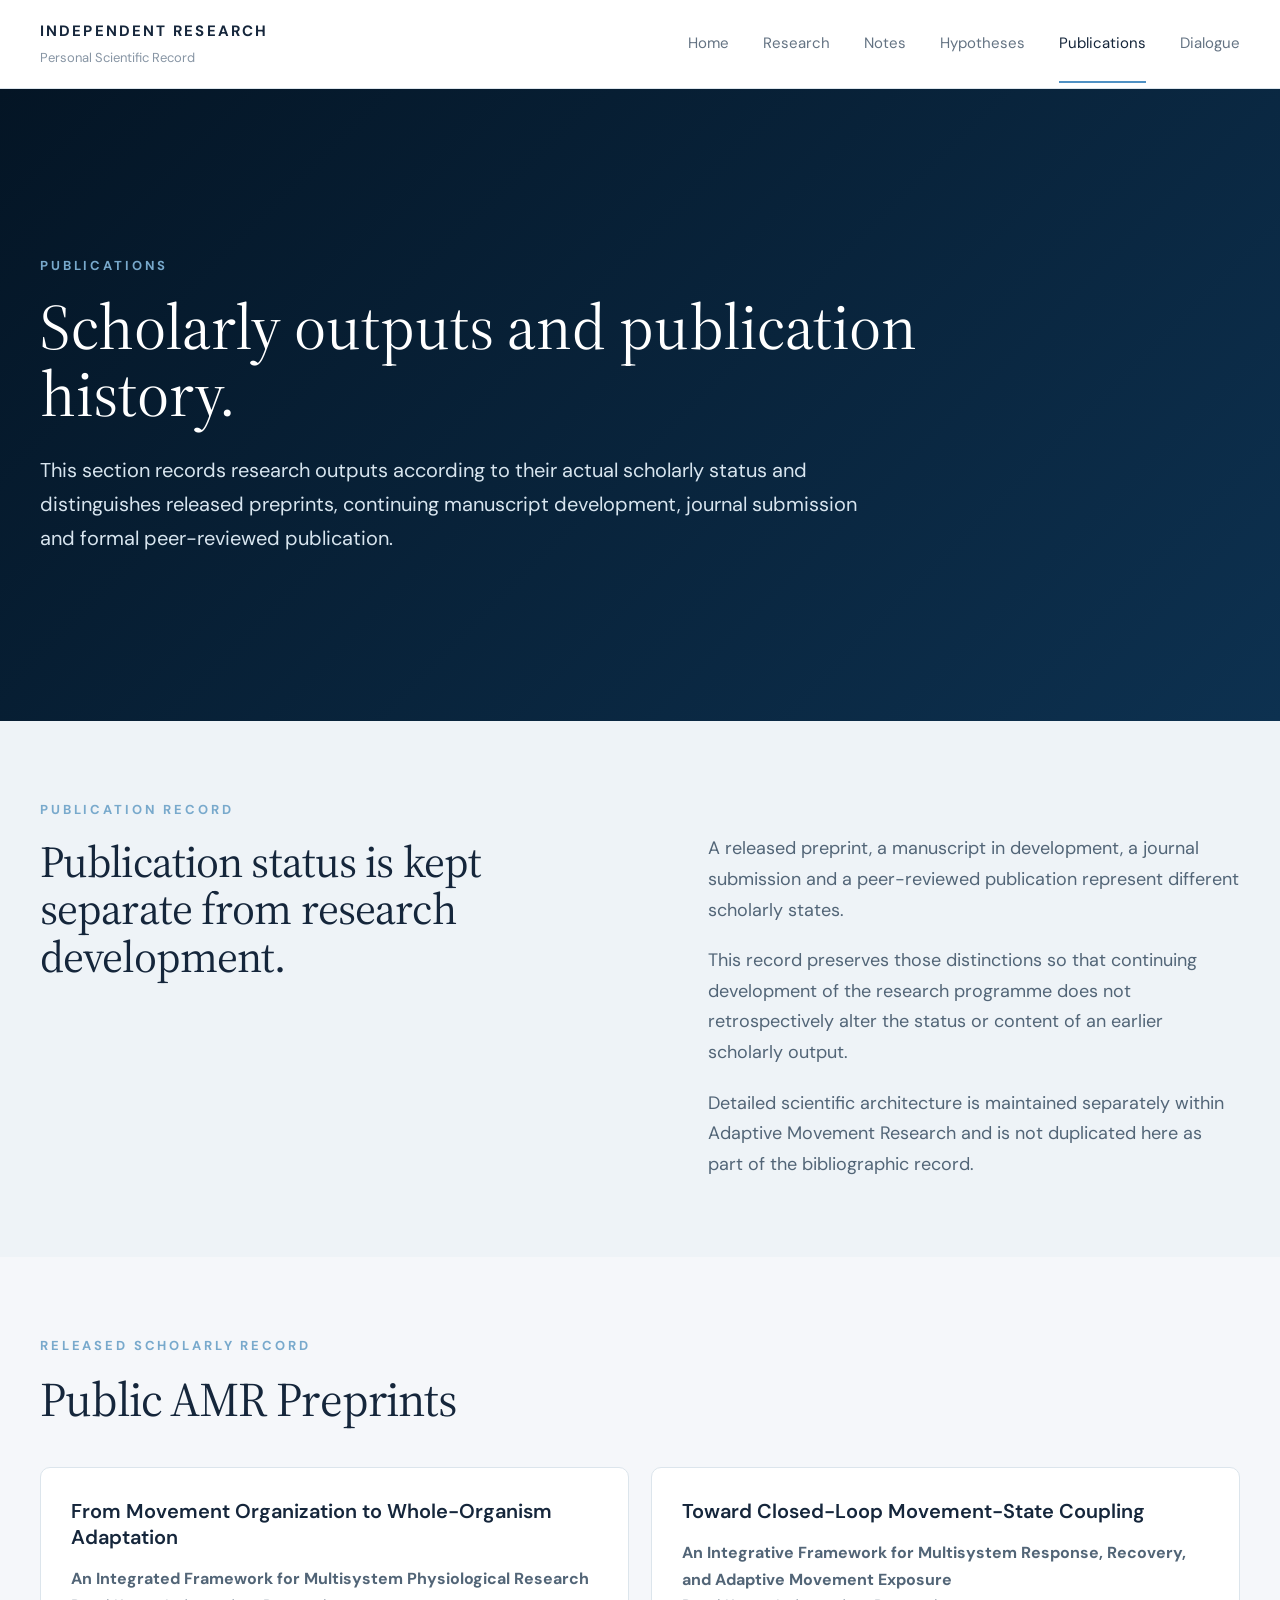
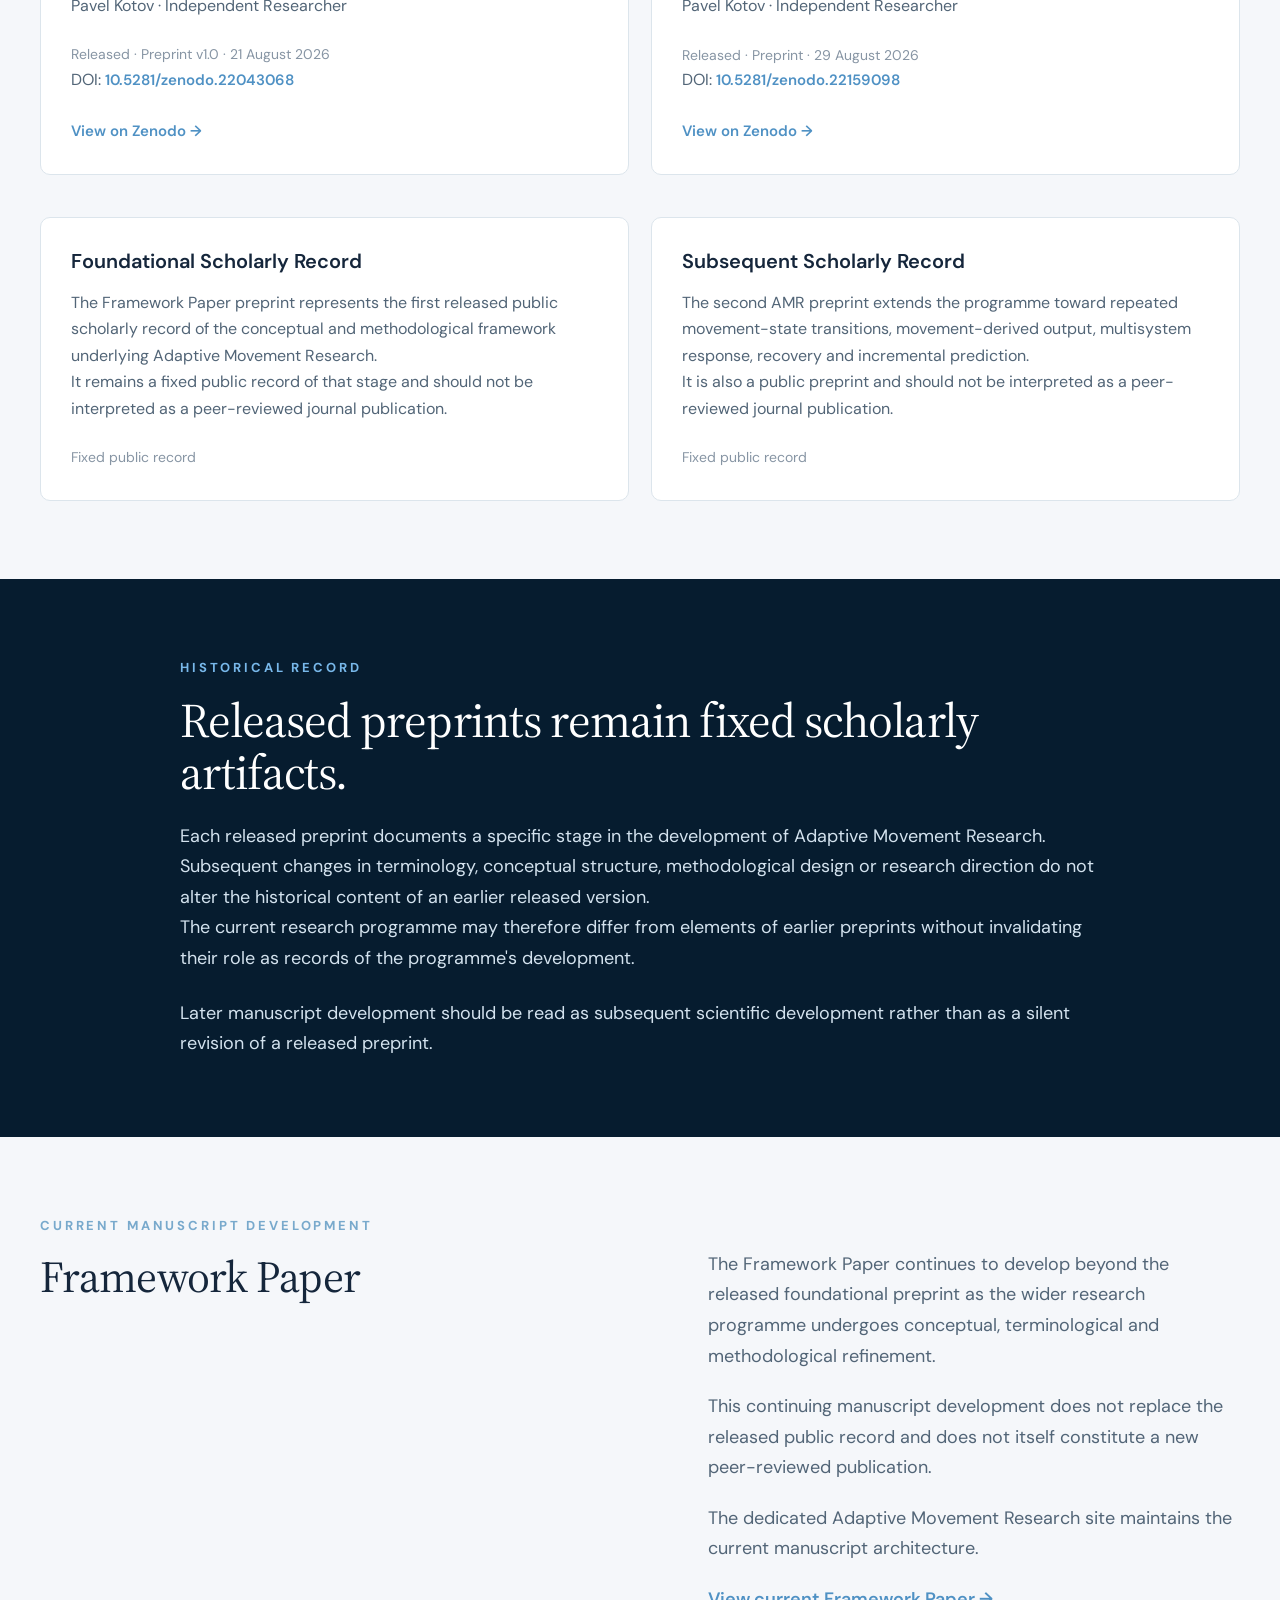
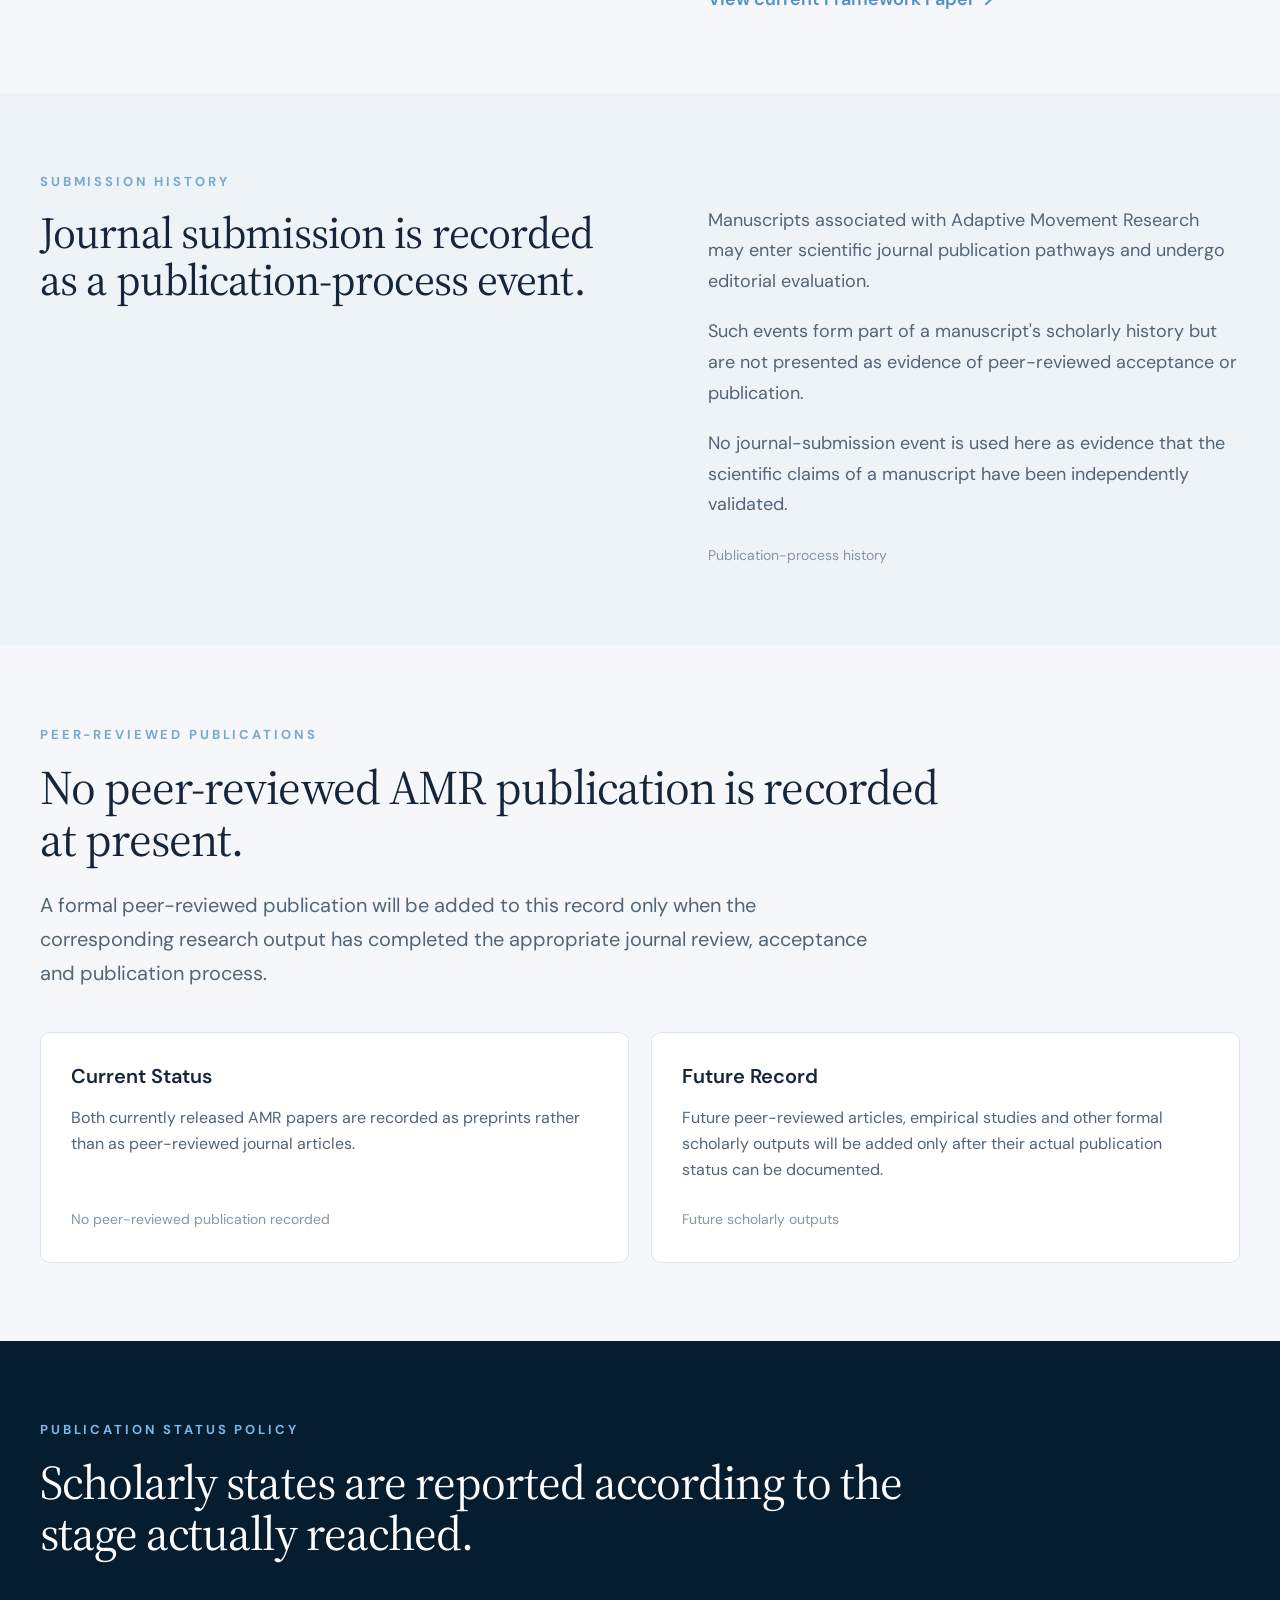
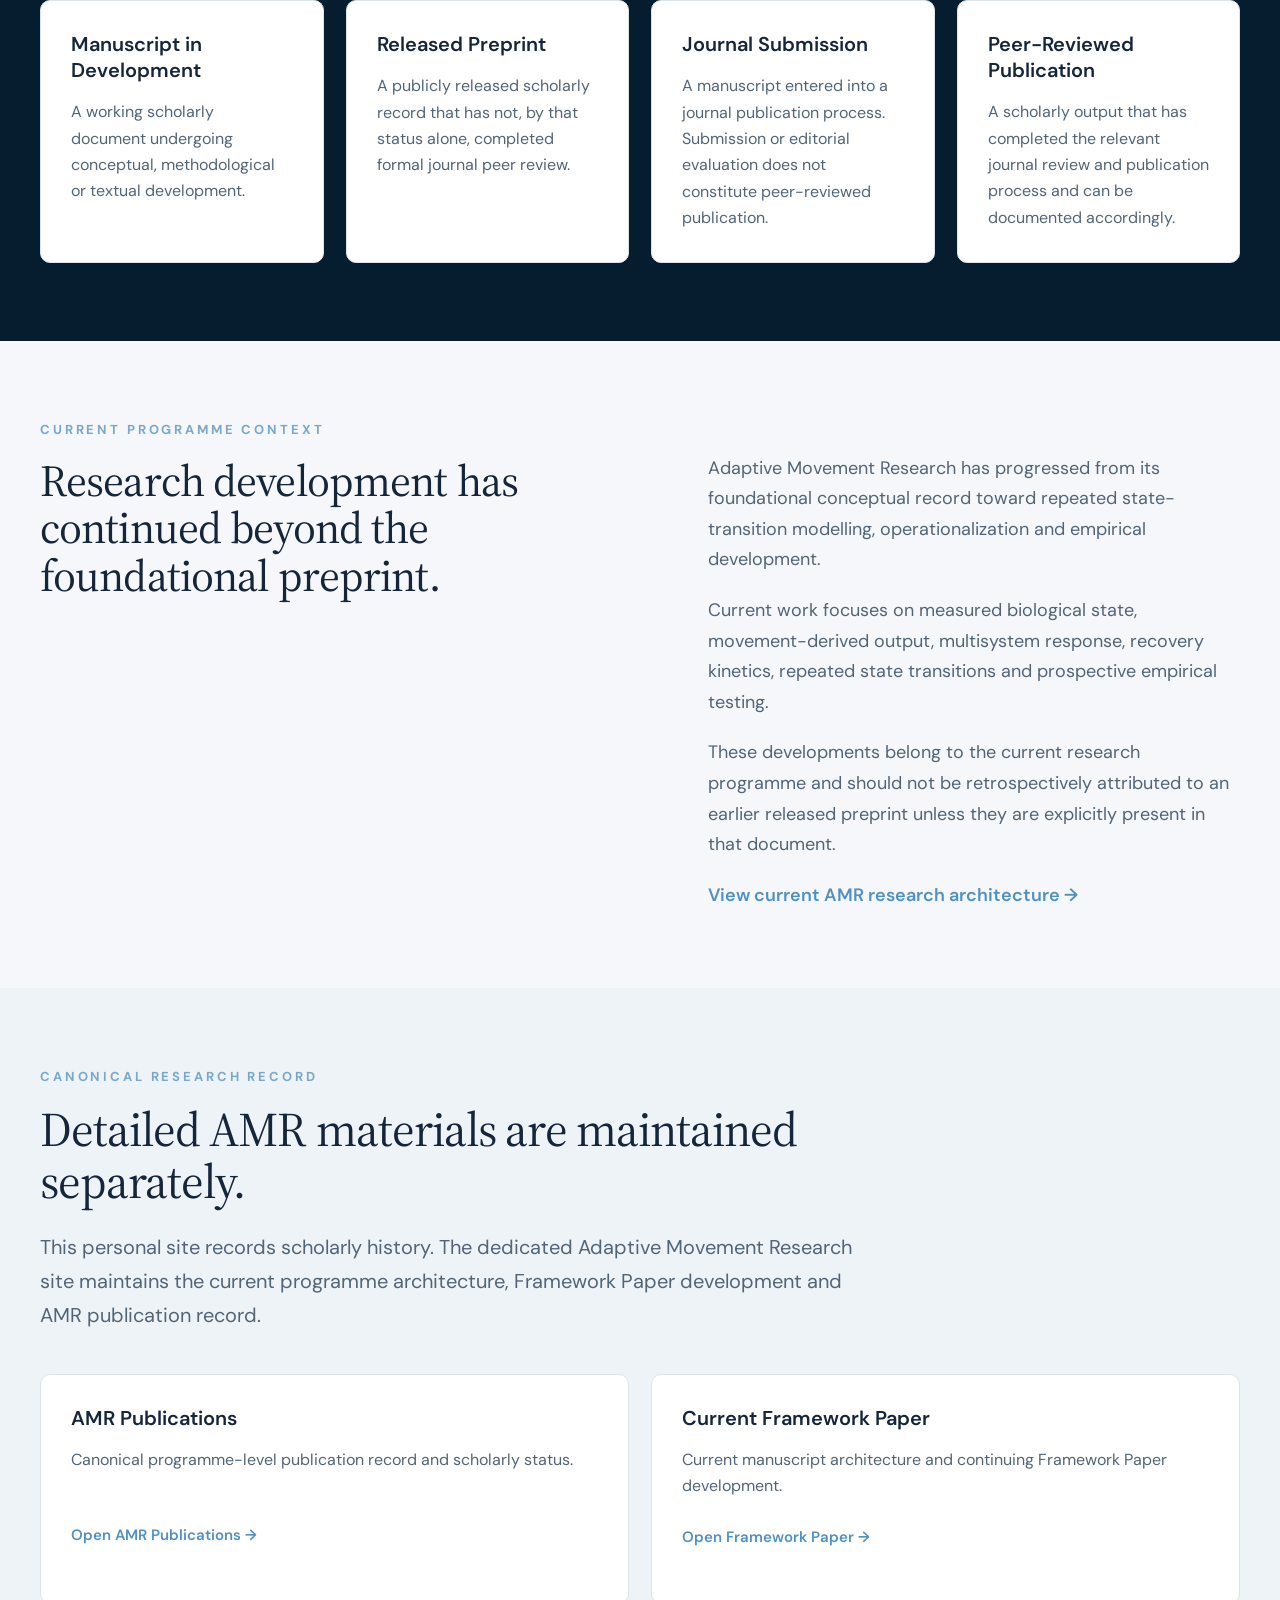
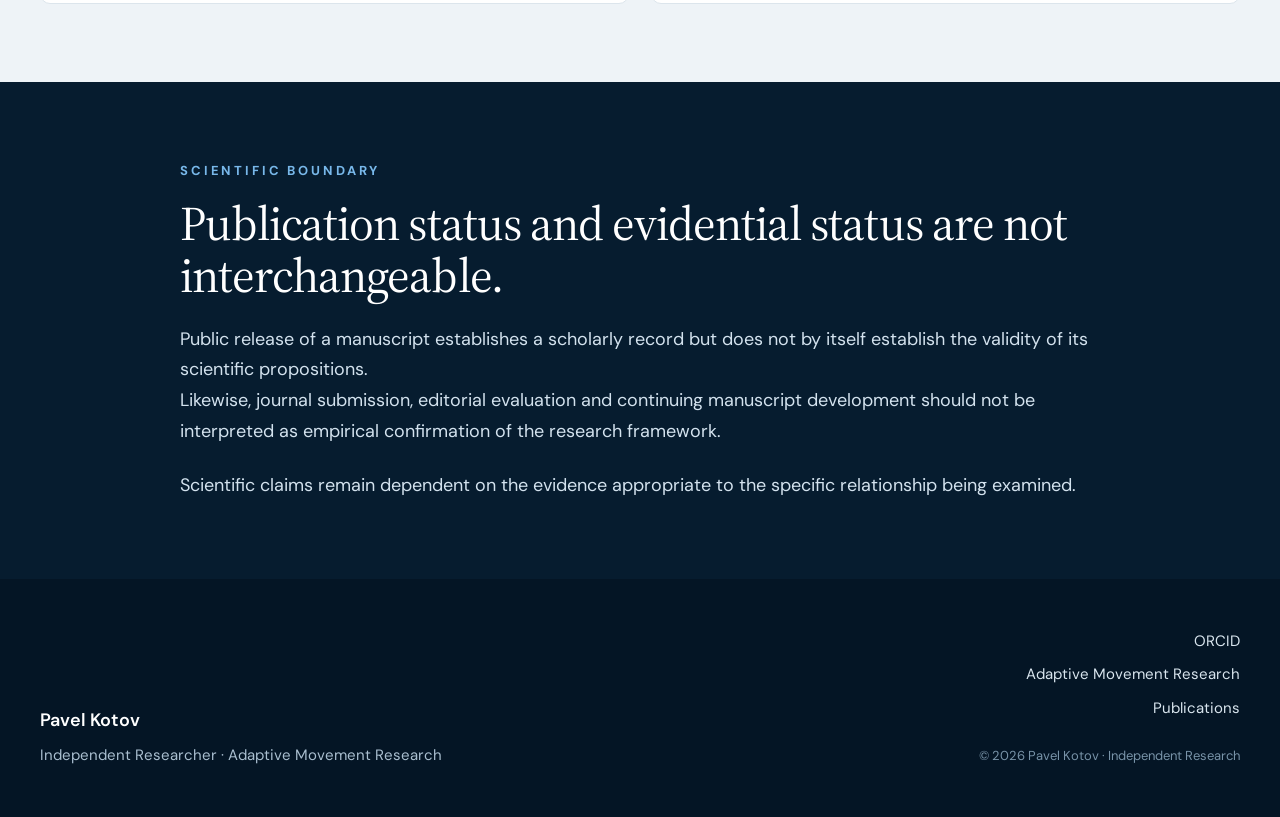
<file: publications/index.html>
<!DOCTYPE html>
<html lang="en">

<head>

  <meta charset="UTF-8">

  <meta
    name="viewport"
    content="width=device-width, initial-scale=1.0"
  >

  <title>
    Publications | Pavel Kotov
  </title>

  <meta
    name="description"
    content="Scholarly publication record of Pavel Kotov, including released Adaptive Movement Research preprints, current manuscript development and publication history."
  >

  <meta
    name="author"
    content="Pavel Kotov"
  >

  <meta
    name="orcid"
    content="0009-0007-0763-1218"
  >

  <link
    rel="stylesheet"
    href="../css/style.css"
  >


  <style>

    .publication-grid-two {

      display: grid;

      grid-template-columns:
        repeat(
          2,
          minmax(0, 1fr)
        );

      gap: 22px;

      margin-top: 42px;

      align-items: stretch;

    }


    .publication-grid-two .research-card {

      width: 100%;

      height: 100%;

    }


    .publication-card-link {

      margin-top: auto;

      padding-top: 24px;

      margin-bottom: 0;

    }


    .publication-card-link a {

      color: var(--accent-dark);

      font-size: 15px;

      font-weight: 600;

      line-height: 1.5;

      transition: color 0.2s ease;

    }


    .publication-card-link a:hover {

      color: var(--title);

    }


    @media (max-width: 700px) {

      .publication-grid-two {

        grid-template-columns: 1fr;

        gap: 18px;

        margin-top: 32px;

      }

    }

  </style>

</head>


<body>


<!-- ================= HEADER ================= -->

<header class="site-header">

  <div class="container header-inner">

    <a
      href="../index.html"
      class="logo"
    >

      <span class="logo-main">
        Independent Research
      </span>

      <span class="logo-sub">
        Personal Scientific Record
      </span>

    </a>


    <nav
      class="site-nav"
      aria-label="Primary navigation"
    >

      <a href="../index.html">
        Home
      </a>

      <a href="../research/index.html">
        Research
      </a>

      <a href="../notes/index.html">
        Notes
      </a>

      <a href="../hypotheses/index.html">
        Hypotheses
      </a>

      <a
        class="active"
        href="index.html"
      >
        Publications
      </a>

      <a href="../dialogue/index.html">
        Dialogue
      </a>

    </nav>

  </div>

</header>



<!-- ================= MAIN ================= -->

<main>


  <!-- ================= PAGE HERO ================= -->

  <section class="page-hero">

    <div class="container">

      <div class="section-label">
        Publications
      </div>

      <h1>
        Scholarly outputs and publication history.
      </h1>

      <p class="page-intro">
        This section records research outputs according to their
        actual scholarly status and distinguishes released preprints,
        continuing manuscript development, journal submission and
        formal peer-reviewed publication.
      </p>

    </div>

  </section>



  <!-- ================= PUBLICATION RECORD ================= -->

  <section class="light-blue">

    <div class="container position-grid">


      <div class="position-heading">

        <div class="section-label">
          Publication Record
        </div>

        <h2>
          Publication status is kept separate from research development.
        </h2>

      </div>


      <div class="position-text">

        <p>
          A released preprint, a manuscript in development,
          a journal submission and a peer-reviewed publication
          represent different scholarly states.
        </p>

        <p>
          This record preserves those distinctions so that continuing
          development of the research programme does not retrospectively
          alter the status or content of an earlier scholarly output.
        </p>

        <p>
          Detailed scientific architecture is maintained separately
          within Adaptive Movement Research and is not duplicated here
          as part of the bibliographic record.
        </p>

      </div>

    </div>

  </section>



  <!-- ================= RELEASED SCHOLARLY RECORD ================= -->

  <section>

    <div class="container">

      <div class="section-label">
        Released Scholarly Record
      </div>

      <h2>
        Public AMR Preprints
      </h2>


      <div class="publication-grid-two">


        <!-- FRAMEWORK PREPRINT -->

        <article class="research-card">

          <h3>
            From Movement Organization to Whole-Organism Adaptation
          </h3>

          <p>
            <strong>
              An Integrated Framework for Multisystem Physiological Research
            </strong>
          </p>

          <p>
            Pavel Kotov · Independent Researcher
          </p>

          <div class="note">
            Released · Preprint v1.0 · 21 August 2026
          </div>

          <p>
            DOI:
            <a
              href="https://doi.org/10.5281/zenodo.22043068"
              target="_blank"
              rel="noopener"
            >
              10.5281/zenodo.22043068
            </a>
          </p>

          <p class="publication-card-link">

            <a
              href="https://doi.org/10.5281/zenodo.22043068"
              target="_blank"
              rel="noopener"
            >
              View on Zenodo →
            </a>

          </p>

        </article>



        <!-- CLOSED-LOOP MOVEMENT-STATE COUPLING PREPRINT -->

        <article class="research-card">

          <h3>
            Toward Closed-Loop Movement-State Coupling
          </h3>

          <p>
            <strong>
              An Integrative Framework for Multisystem Response,
              Recovery, and Adaptive Movement Exposure
            </strong>
          </p>

          <p>
            Pavel Kotov · Independent Researcher
          </p>

          <div class="note">
            Released · Preprint · 29 August 2026
          </div>

          <p>
            DOI:
            <a
              href="https://doi.org/10.5281/zenodo.22159098"
              target="_blank"
              rel="noopener"
            >
              10.5281/zenodo.22159098
            </a>
          </p>

          <p class="publication-card-link">

            <a
              href="https://doi.org/10.5281/zenodo.22159098"
              target="_blank"
              rel="noopener"
            >
              View on Zenodo →
            </a>

          </p>

        </article>


      </div>


      <div class="publication-grid-two">


        <article class="research-card">

          <h3>
            Foundational Scholarly Record
          </h3>

          <p>
            The Framework Paper preprint represents the first
            released public scholarly record of the conceptual
            and methodological framework underlying Adaptive
            Movement Research.
          </p>

          <p>
            It remains a fixed public record of that stage and
            should not be interpreted as a peer-reviewed journal
            publication.
          </p>

          <div class="note">
            Fixed public record
          </div>

        </article>



        <article class="research-card">

          <h3>
            Subsequent Scholarly Record
          </h3>

          <p>
            The second AMR preprint extends the programme toward
            repeated movement-state transitions, movement-derived
            output, multisystem response, recovery and incremental
            prediction.
          </p>

          <p>
            It is also a public preprint and should not be interpreted
            as a peer-reviewed journal publication.
          </p>

          <div class="note">
            Fixed public record
          </div>

        </article>


      </div>

    </div>

  </section>



  <!-- ================= HISTORICAL RECORD ================= -->

  <section class="dark">

    <div class="container narrow">

      <div class="section-label">
        Historical Record
      </div>

      <h2>
        Released preprints remain fixed scholarly artifacts.
      </h2>

      <p>
        Each released preprint documents a specific stage in the
        development of Adaptive Movement Research.
      </p>

      <p>
        Subsequent changes in terminology, conceptual structure,
        methodological design or research direction do not alter
        the historical content of an earlier released version.
      </p>

      <p>
        The current research programme may therefore differ from
        elements of earlier preprints without invalidating their
        role as records of the programme's development.
      </p>

      <p class="note">
        Later manuscript development should be read as subsequent
        scientific development rather than as a silent revision of
        a released preprint.
      </p>

    </div>

  </section>



  <!-- ================= CURRENT MANUSCRIPT DEVELOPMENT ================= -->

  <section>

    <div class="container position-grid">


      <div class="position-heading">

        <div class="section-label">
          Current Manuscript Development
        </div>

        <h2>
          Framework Paper
        </h2>

      </div>


      <div class="position-text">

        <p>
          The Framework Paper continues to develop beyond the
          released foundational preprint as the wider research
          programme undergoes conceptual, terminological and
          methodological refinement.
        </p>

        <p>
          This continuing manuscript development does not replace
          the released public record and does not itself constitute
          a new peer-reviewed publication.
        </p>

        <p>
          The dedicated Adaptive Movement Research site maintains
          the current manuscript architecture.
        </p>

        <p>
          <a
            href="https://drkotovpaul-commits.github.io/Adaptive-movement-research/papers/"
            target="_blank"
            rel="noopener"
          >
            View current Framework Paper →
          </a>
        </p>

      </div>

    </div>

  </section>



  <!-- ================= SUBMISSION HISTORY ================= -->

  <section class="light-blue">

    <div class="container position-grid">


      <div class="position-heading">

        <div class="section-label">
          Submission History
        </div>

        <h2>
          Journal submission is recorded as a publication-process event.
        </h2>

      </div>


      <div class="position-text">

        <p>
          Manuscripts associated with Adaptive Movement Research
          may enter scientific journal publication pathways and
          undergo editorial evaluation.
        </p>

        <p>
          Such events form part of a manuscript's scholarly history
          but are not presented as evidence of peer-reviewed
          acceptance or publication.
        </p>

        <p>
          No journal-submission event is used here as evidence that
          the scientific claims of a manuscript have been
          independently validated.
        </p>

        <div class="note">
          Publication-process history
        </div>

      </div>

    </div>

  </section>



  <!-- ================= PEER-REVIEWED PUBLICATIONS ================= -->

  <section>

    <div class="container">

      <div class="section-label">
        Peer-Reviewed Publications
      </div>

      <h2>
        No peer-reviewed AMR publication is recorded at present.
      </h2>

      <p class="lead">
        A formal peer-reviewed publication will be added to this
        record only when the corresponding research output has
        completed the appropriate journal review, acceptance and
        publication process.
      </p>


      <div class="publication-grid-two">


        <article class="research-card">

          <h3>
            Current Status
          </h3>

          <p>
            Both currently released AMR papers are recorded as
            preprints rather than as peer-reviewed journal articles.
          </p>

          <div class="note">
            No peer-reviewed publication recorded
          </div>

        </article>



        <article class="research-card">

          <h3>
            Future Record
          </h3>

          <p>
            Future peer-reviewed articles, empirical studies and
            other formal scholarly outputs will be added only after
            their actual publication status can be documented.
          </p>

          <div class="note">
            Future scholarly outputs
          </div>

        </article>


      </div>

    </div>

  </section>



  <!-- ================= PUBLICATION STATUS POLICY ================= -->

  <section class="dark">

    <div class="container">

      <div class="section-label">
        Publication Status Policy
      </div>

      <h2>
        Scholarly states are reported according to the stage actually reached.
      </h2>


      <div class="research-grid">


        <article class="research-card">

          <h3>
            Manuscript in Development
          </h3>

          <p>
            A working scholarly document undergoing conceptual,
            methodological or textual development.
          </p>

        </article>



        <article class="research-card">

          <h3>
            Released Preprint
          </h3>

          <p>
            A publicly released scholarly record that has not,
            by that status alone, completed formal journal peer review.
          </p>

        </article>



        <article class="research-card">

          <h3>
            Journal Submission
          </h3>

          <p>
            A manuscript entered into a journal publication process.
            Submission or editorial evaluation does not constitute
            peer-reviewed publication.
          </p>

        </article>



        <article class="research-card">

          <h3>
            Peer-Reviewed Publication
          </h3>

          <p>
            A scholarly output that has completed the relevant
            journal review and publication process and can be
            documented accordingly.
          </p>

        </article>


      </div>

    </div>

  </section>



  <!-- ================= CURRENT PROGRAMME CONTEXT ================= -->

  <section>

    <div class="container position-grid">


      <div class="position-heading">

        <div class="section-label">
          Current Programme Context
        </div>

        <h2>
          Research development has continued beyond the foundational preprint.
        </h2>

      </div>


      <div class="position-text">

        <p>
          Adaptive Movement Research has progressed from its
          foundational conceptual record toward repeated
          state-transition modelling, operationalization and
          empirical development.
        </p>

        <p>
          Current work focuses on measured biological state,
          movement-derived output, multisystem response, recovery
          kinetics, repeated state transitions and prospective
          empirical testing.
        </p>

        <p>
          These developments belong to the current research
          programme and should not be retrospectively attributed
          to an earlier released preprint unless they are explicitly
          present in that document.
        </p>

        <p>
          <a
            href="https://drkotovpaul-commits.github.io/Adaptive-movement-research/pages/research-profile.html"
            target="_blank"
            rel="noopener"
          >
            View current AMR research architecture →
          </a>
        </p>

      </div>

    </div>

  </section>



  <!-- ================= CANONICAL RESEARCH RECORD ================= -->

  <section class="light-blue">

    <div class="container">

      <div class="section-label">
        Canonical Research Record
      </div>

      <h2>
        Detailed AMR materials are maintained separately.
      </h2>

      <p class="lead">
        This personal site records scholarly history. The dedicated
        Adaptive Movement Research site maintains the current
        programme architecture, Framework Paper development and
        AMR publication record.
      </p>


      <div class="publication-grid-two">


        <article class="research-card">

          <h3>
            AMR Publications
          </h3>

          <p>
            Canonical programme-level publication record and
            scholarly status.
          </p>

          <p class="publication-card-link">

            <a
              href="https://drkotovpaul-commits.github.io/Adaptive-movement-research/publications/"
              target="_blank"
              rel="noopener"
            >
              Open AMR Publications →
            </a>

          </p>

        </article>



        <article class="research-card">

          <h3>
            Current Framework Paper
          </h3>

          <p>
            Current manuscript architecture and continuing
            Framework Paper development.
          </p>

          <p class="publication-card-link">

            <a
              href="https://drkotovpaul-commits.github.io/Adaptive-movement-research/papers/"
              target="_blank"
              rel="noopener"
            >
              Open Framework Paper →
            </a>

          </p>

        </article>


      </div>

    </div>

  </section>



  <!-- ================= SCIENTIFIC BOUNDARY ================= -->

  <section class="dark">

    <div class="container narrow">

      <div class="section-label">
        Scientific Boundary
      </div>

      <h2>
        Publication status and evidential status are not interchangeable.
      </h2>

      <p>
        Public release of a manuscript establishes a scholarly record
        but does not by itself establish the validity of its scientific
        propositions.
      </p>

      <p>
        Likewise, journal submission, editorial evaluation and
        continuing manuscript development should not be interpreted
        as empirical confirmation of the research framework.
      </p>

      <p class="note">
        Scientific claims remain dependent on the evidence appropriate
        to the specific relationship being examined.
      </p>

    </div>

  </section>


</main>



<!-- ================= FOOTER ================= -->

<footer class="site-footer">

  <div class="container footer-inner">


    <div class="footer-identity">

      <div class="footer-title">
        Pavel Kotov
      </div>

      <div class="footer-text">
        Independent Researcher · Adaptive Movement Research
      </div>

    </div>


    <div class="footer-links">

      <a
        href="https://orcid.org/0009-0007-0763-1218"
        target="_blank"
        rel="noopener"
      >
        ORCID
      </a>

      <a
        href="https://drkotovpaul-commits.github.io/Adaptive-movement-research/index.html"
        target="_blank"
        rel="noopener"
      >
        Adaptive Movement Research
      </a>

      <a href="index.html">
        Publications
      </a>

      <div class="copyright">
        © 2026 Pavel Kotov · Independent Research
      </div>

    </div>

  </div>

</footer>


</body>

</html>
</file>
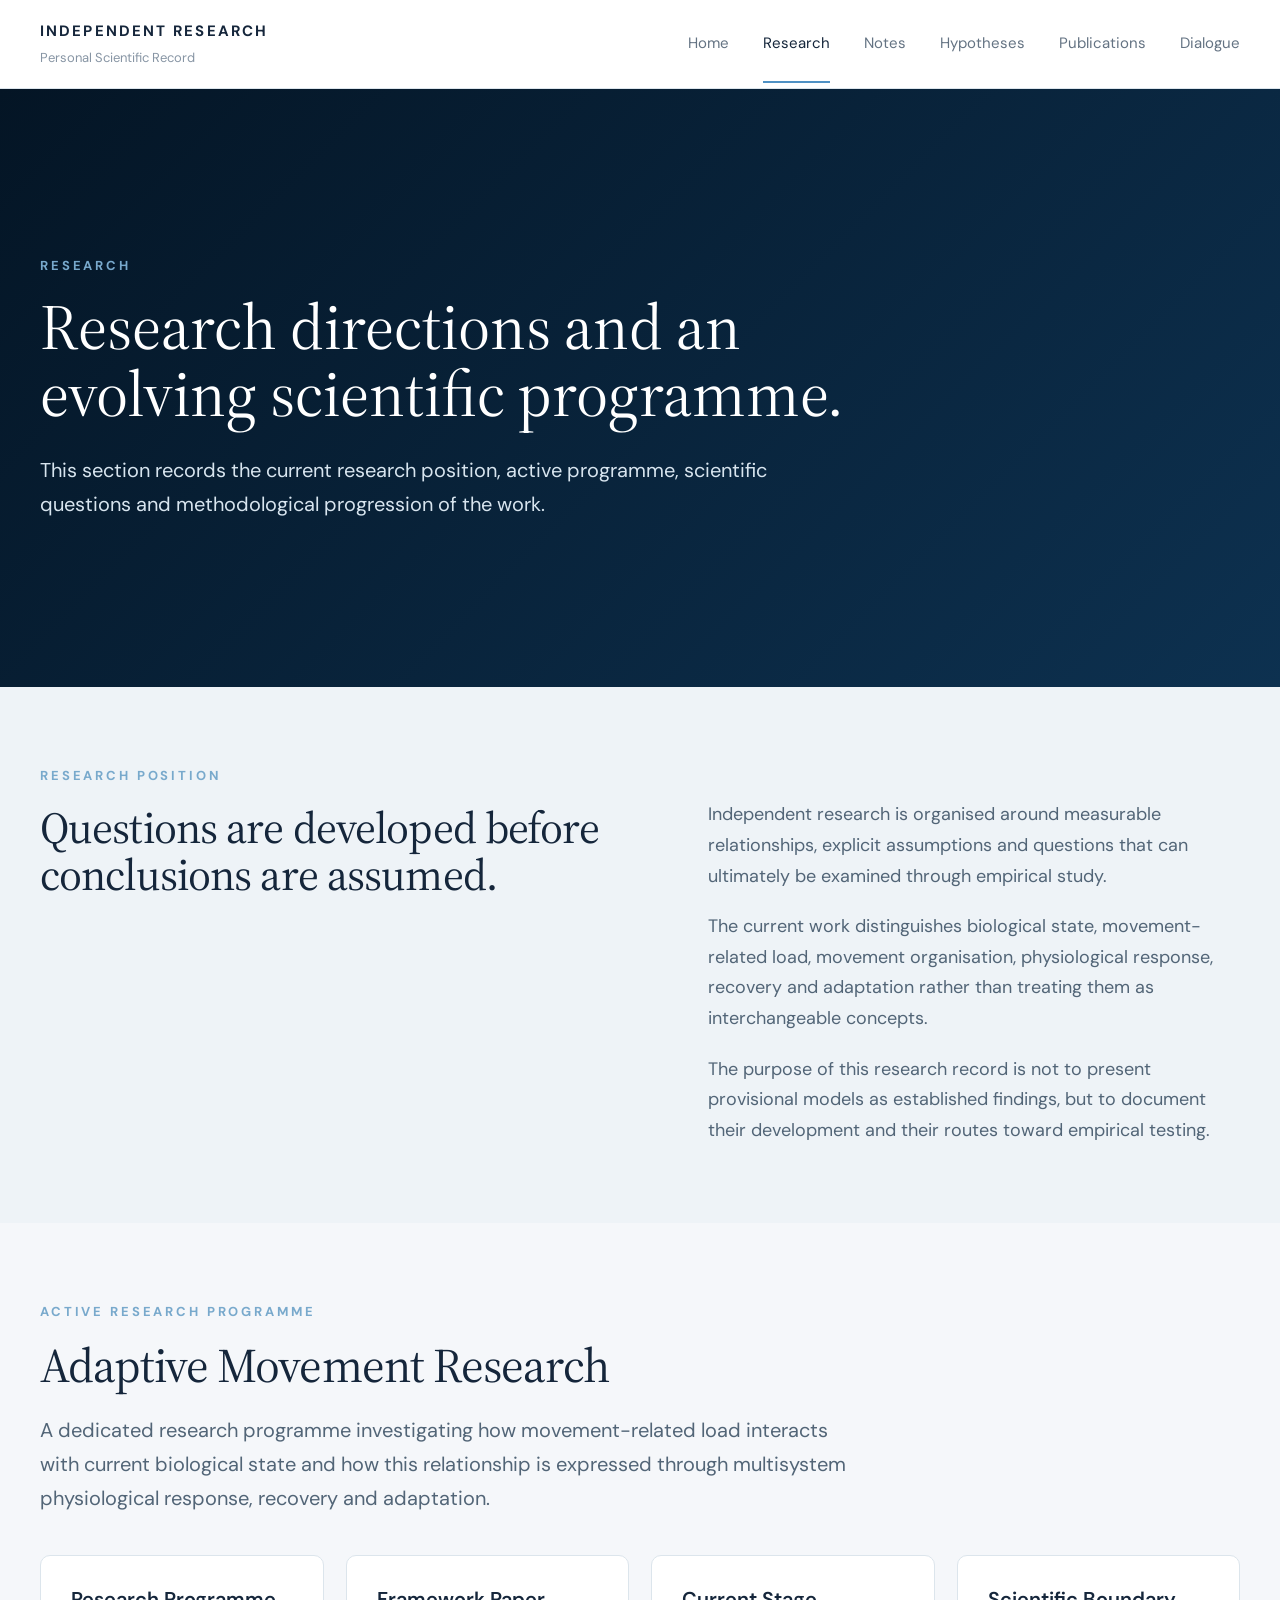
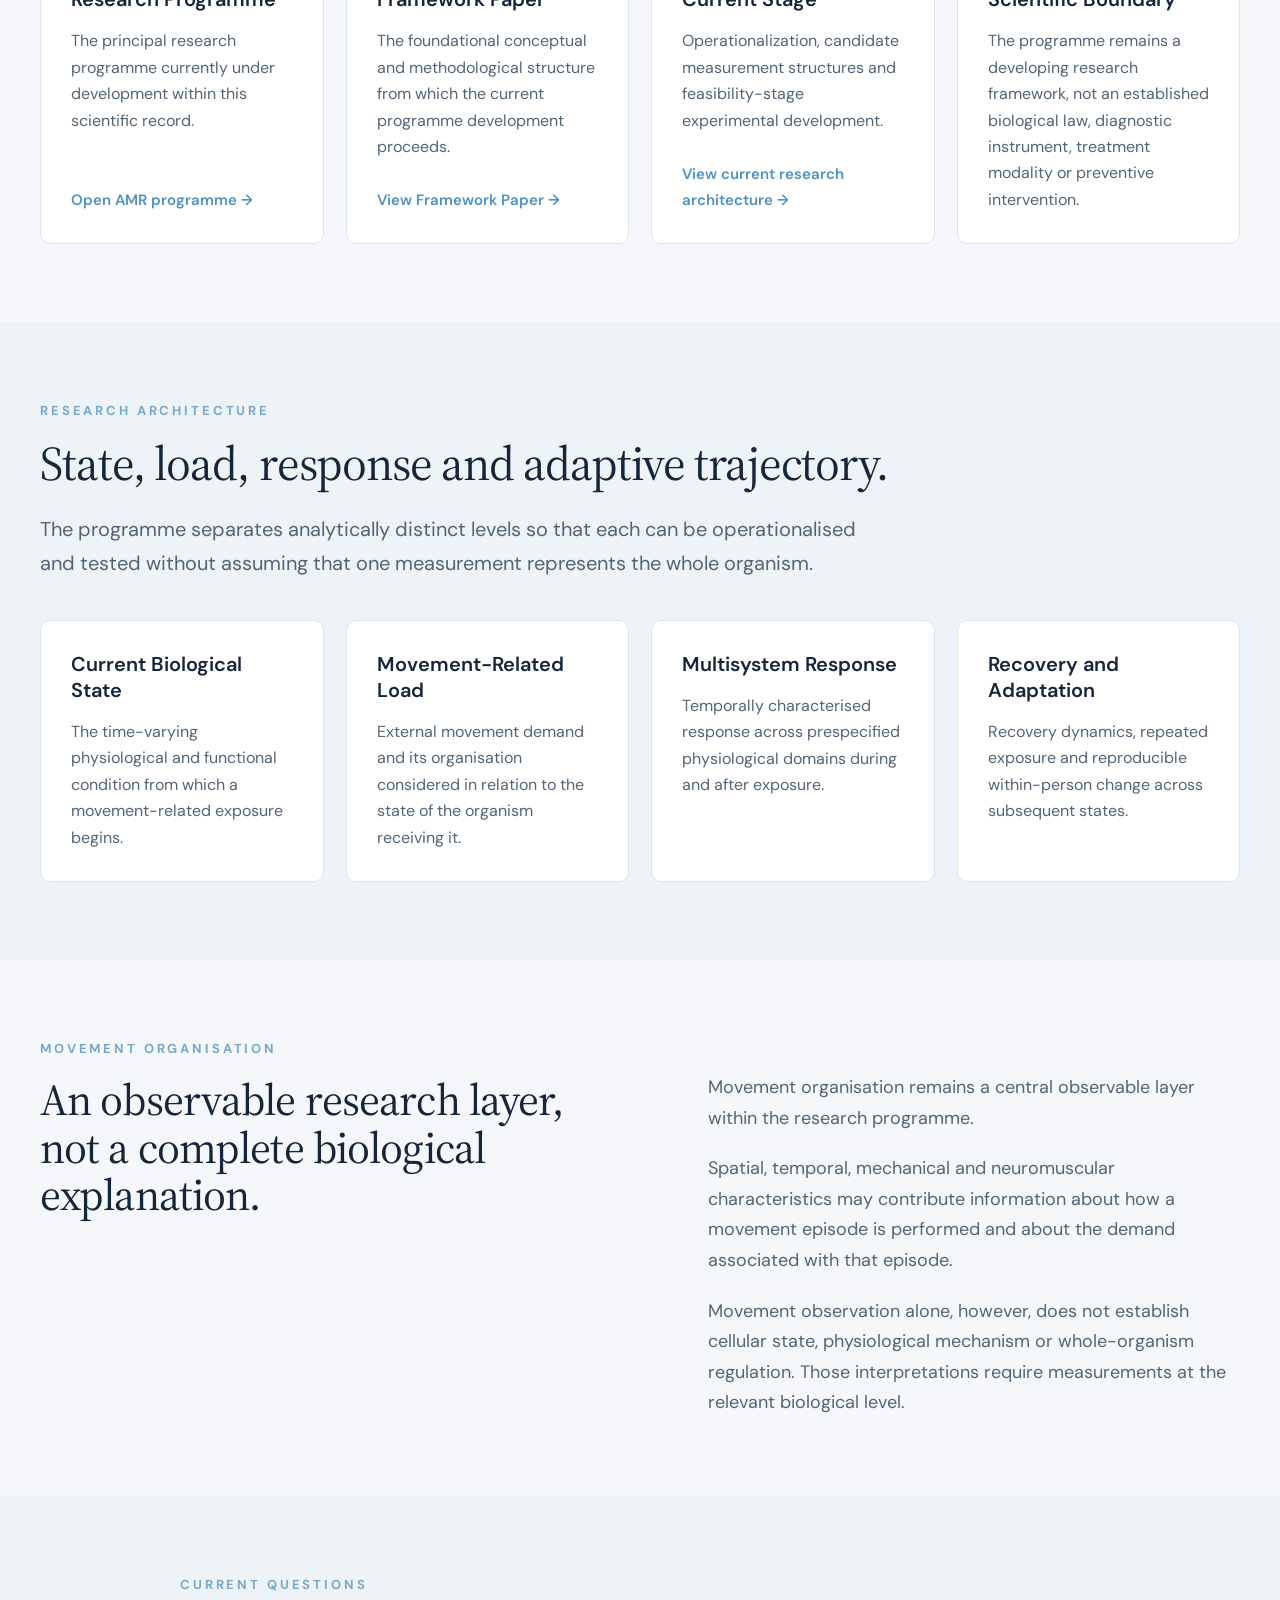
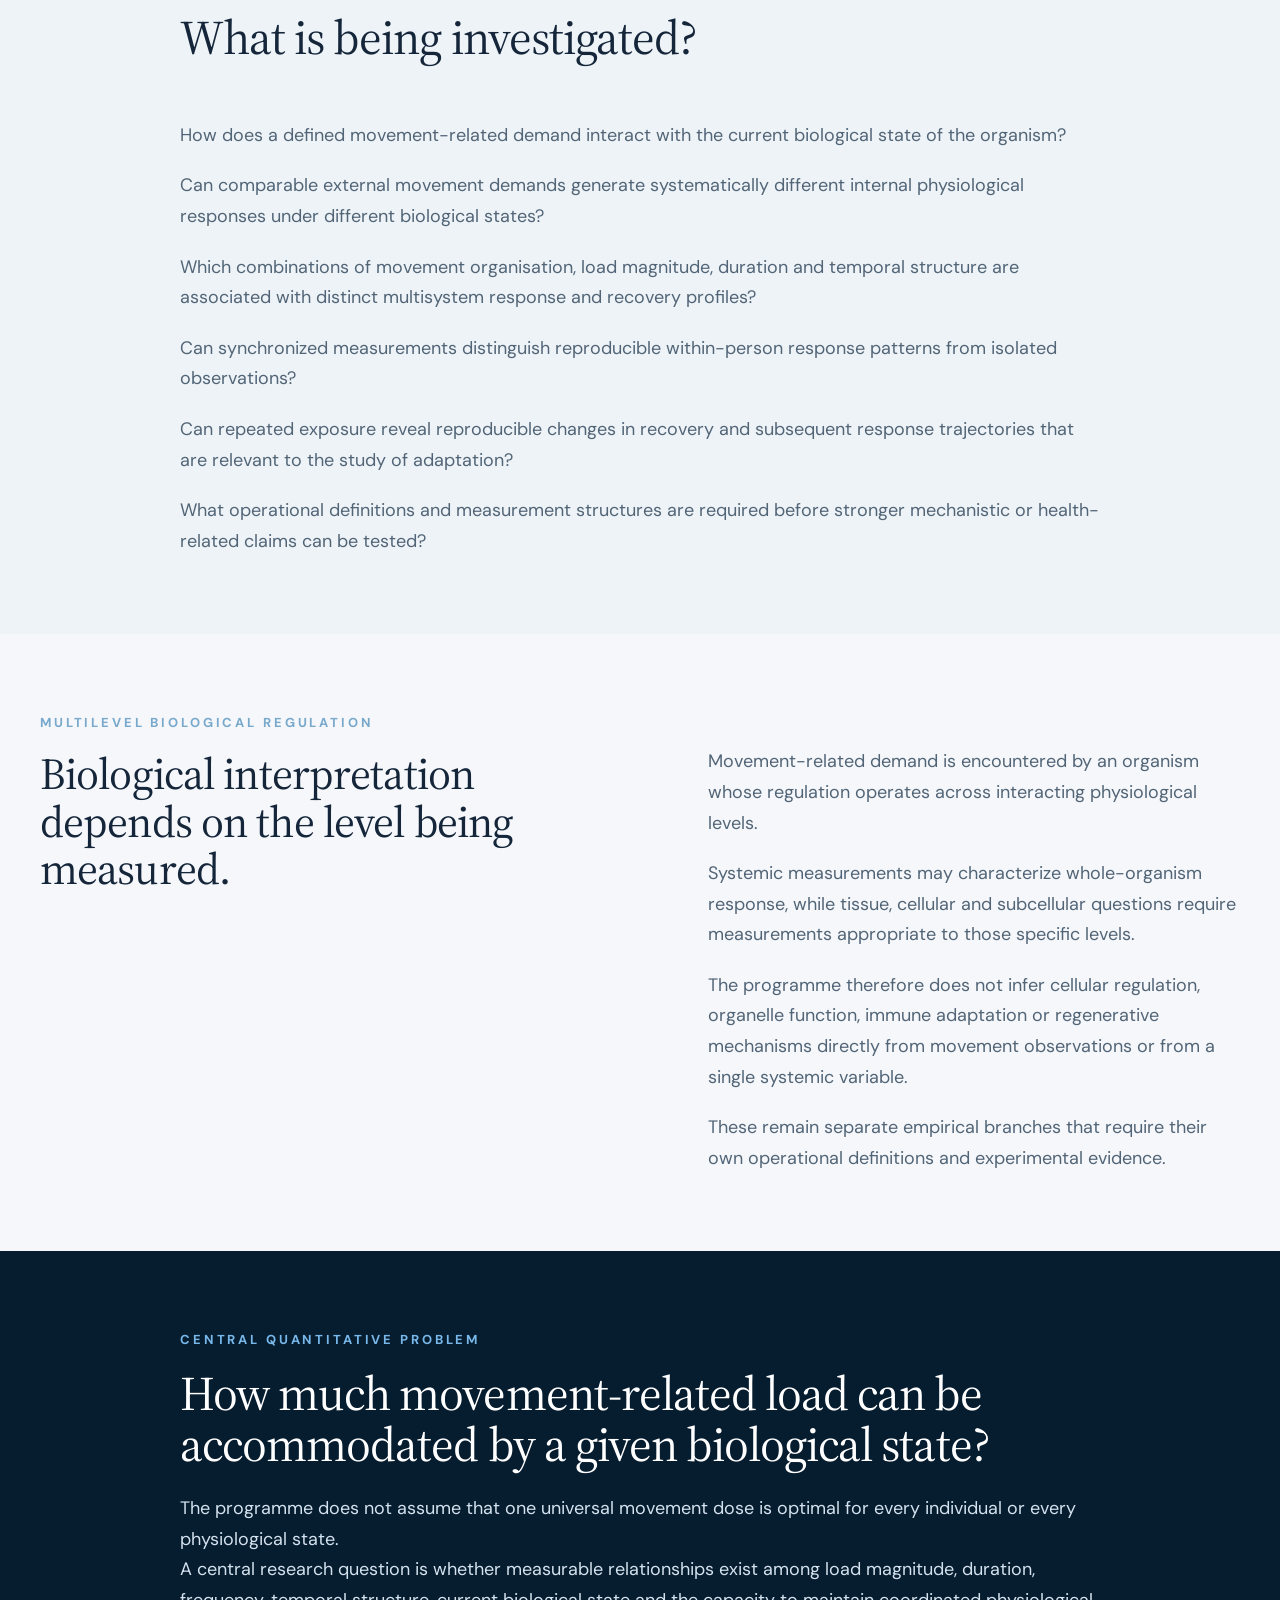
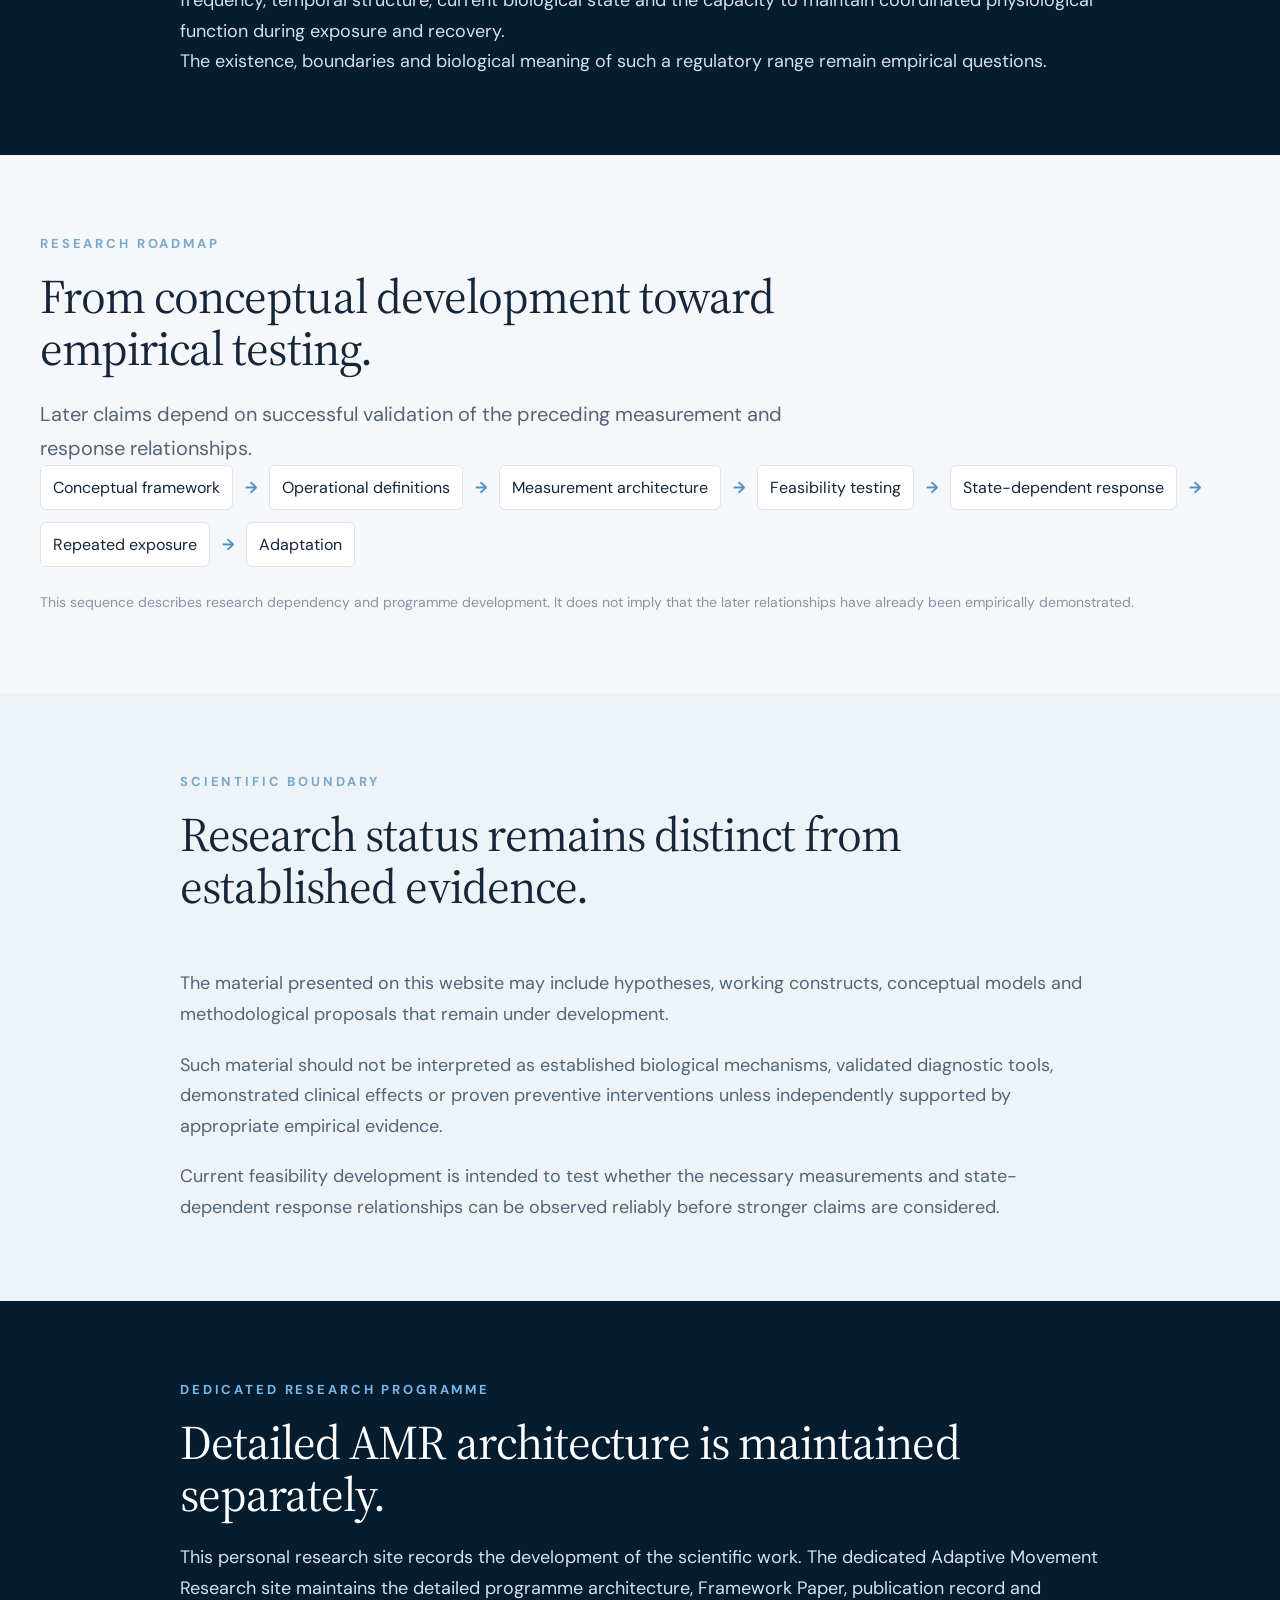
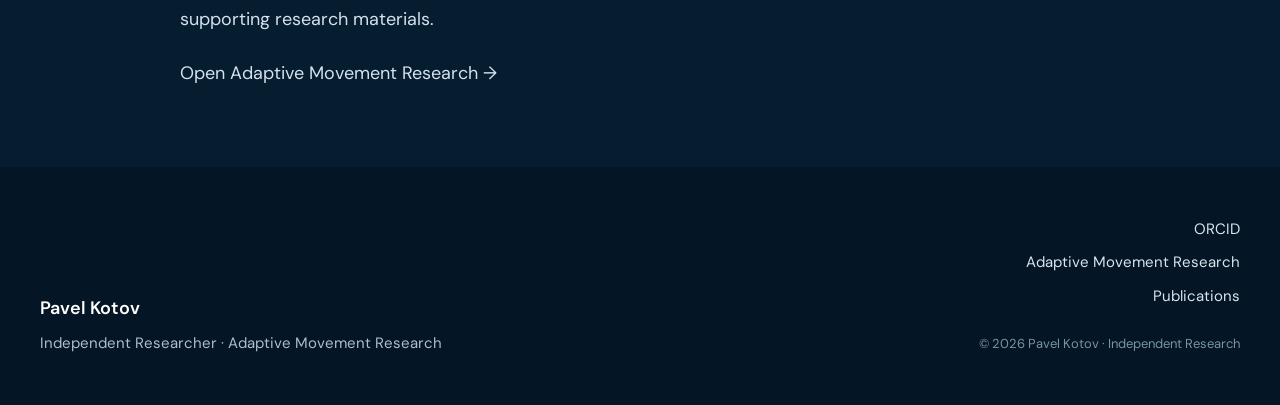
<file: research/index.html>
<!DOCTYPE html>
<html lang="en">

<head>

  <meta charset="UTF-8">

  <meta
    name="viewport"
    content="width=device-width, initial-scale=1.0"
  >

  <title>
    Research | Pavel Kotov
  </title>

  <meta
    name="description"
    content="Research directions, active programmes and current scientific questions within the independent research record of Pavel Kotov."
  >

  <meta
    name="author"
    content="Pavel Kotov"
  >

  <meta
    name="orcid"
    content="0009-0007-0763-1218"
  >

  <link
    rel="stylesheet"
    href="../css/style.css"
  >

</head>


<body>


<!-- ================= HEADER ================= -->

<header class="site-header">

  <div class="container header-inner">

    <a
      href="../index.html"
      class="logo"
    >

      <span class="logo-main">
        Independent Research
      </span>

      <span class="logo-sub">
        Personal Scientific Record
      </span>

    </a>


    <nav
      class="site-nav"
      aria-label="Primary navigation"
    >

      <a href="../index.html">
        Home
      </a>

      <a
        class="active"
        href="index.html"
      >
        Research
      </a>

      <a href="../notes/index.html">
        Notes
      </a>

      <a href="../hypotheses/index.html">
        Hypotheses
      </a>

      <a href="../publications/index.html">
        Publications
      </a>

      <a href="../dialogue/index.html">
        Dialogue
      </a>

    </nav>

  </div>

</header>



<!-- ================= MAIN ================= -->

<main>


  <!-- ================= PAGE HERO ================= -->

  <section class="page-hero">

    <div class="container">

      <div class="section-label">
        Research
      </div>

      <h1>
        Research directions and an evolving scientific programme.
      </h1>

      <p class="page-intro">
        This section records the current research position,
        active programme, scientific questions and methodological
        progression of the work.
      </p>

    </div>

  </section>



  <!-- ================= RESEARCH POSITION ================= -->

  <section class="light-blue">

    <div class="container position-grid">


      <div class="position-heading">

        <div class="section-label">
          Research Position
        </div>

        <h2>
          Questions are developed before conclusions are assumed.
        </h2>

      </div>


      <div class="position-text">

        <p>
          Independent research is organised around measurable
          relationships, explicit assumptions and questions that
          can ultimately be examined through empirical study.
        </p>

        <p>
          The current work distinguishes biological state,
          movement-related load, movement organisation,
          physiological response, recovery and adaptation rather
          than treating them as interchangeable concepts.
        </p>

        <p>
          The purpose of this research record is not to present
          provisional models as established findings, but to
          document their development and their routes toward
          empirical testing.
        </p>

      </div>

    </div>

  </section>



  <!-- ================= ACTIVE PROGRAMME ================= -->

  <section>

    <div class="container">

      <div class="section-label">
        Active Research Programme
      </div>

      <h2>
        Adaptive Movement Research
      </h2>

      <p class="lead">
        A dedicated research programme investigating how
        movement-related load interacts with current biological
        state and how this relationship is expressed through
        multisystem physiological response, recovery and adaptation.
      </p>


      <div class="research-grid">


        <article class="research-card">

          <h3>
            Research Programme
          </h3>

          <p>
            The principal research programme currently under
            development within this scientific record.
          </p>

          <a
            href="https://drkotovpaul-commits.github.io/Adaptive-movement-research/index.html"
            target="_blank"
            rel="noopener"
          >
            Open AMR programme →
          </a>

        </article>



        <article class="research-card">

          <h3>
            Framework Paper
          </h3>

          <p>
            The foundational conceptual and methodological
            structure from which the current programme
            development proceeds.
          </p>

          <a
            href="https://drkotovpaul-commits.github.io/Adaptive-movement-research/papers/"
            target="_blank"
            rel="noopener"
          >
            View Framework Paper →
          </a>

        </article>



        <article class="research-card">

          <h3>
            Current Stage
          </h3>

          <p>
            Operationalization, candidate measurement structures
            and feasibility-stage experimental development.
          </p>

          <a
            href="https://drkotovpaul-commits.github.io/Adaptive-movement-research/pages/research-profile.html"
            target="_blank"
            rel="noopener"
          >
            View current research architecture →
          </a>

        </article>



        <article class="research-card">

          <h3>
            Scientific Boundary
          </h3>

          <p>
            The programme remains a developing research framework,
            not an established biological law, diagnostic instrument,
            treatment modality or preventive intervention.
          </p>

        </article>


      </div>

    </div>

  </section>



  <!-- ================= RESEARCH ARCHITECTURE ================= -->

  <section class="light-blue">

    <div class="container">

      <div class="section-label">
        Research Architecture
      </div>

      <h2>
        State, load, response and adaptive trajectory.
      </h2>

      <p class="lead">
        The programme separates analytically distinct levels so that
        each can be operationalised and tested without assuming that
        one measurement represents the whole organism.
      </p>


      <div class="research-grid">


        <article class="research-card">

          <h3>
            Current Biological State
          </h3>

          <p>
            The time-varying physiological and functional condition
            from which a movement-related exposure begins.
          </p>

        </article>



        <article class="research-card">

          <h3>
            Movement-Related Load
          </h3>

          <p>
            External movement demand and its organisation considered
            in relation to the state of the organism receiving it.
          </p>

        </article>



        <article class="research-card">

          <h3>
            Multisystem Response
          </h3>

          <p>
            Temporally characterised response across prespecified
            physiological domains during and after exposure.
          </p>

        </article>



        <article class="research-card">

          <h3>
            Recovery and Adaptation
          </h3>

          <p>
            Recovery dynamics, repeated exposure and reproducible
            within-person change across subsequent states.
          </p>

        </article>


      </div>

    </div>

  </section>



  <!-- ================= MOVEMENT ORGANISATION ================= -->

  <section>

    <div class="container position-grid">


      <div class="position-heading">

        <div class="section-label">
          Movement Organisation
        </div>

        <h2>
          An observable research layer, not a complete biological explanation.
        </h2>

      </div>


      <div class="position-text">

        <p>
          Movement organisation remains a central observable layer
          within the research programme.
        </p>

        <p>
          Spatial, temporal, mechanical and neuromuscular
          characteristics may contribute information about how a
          movement episode is performed and about the demand associated
          with that episode.
        </p>

        <p>
          Movement observation alone, however, does not establish
          cellular state, physiological mechanism or whole-organism
          regulation. Those interpretations require measurements at
          the relevant biological level.
        </p>

      </div>

    </div>

  </section>



  <!-- ================= CURRENT QUESTIONS ================= -->

  <section class="light-blue">

    <div class="container narrow">

      <div class="section-label">
        Current Questions
      </div>

      <h2>
        What is being investigated?
      </h2>


      <div class="position-text">

        <p>
          How does a defined movement-related demand interact with
          the current biological state of the organism?
        </p>

        <p>
          Can comparable external movement demands generate
          systematically different internal physiological responses
          under different biological states?
        </p>

        <p>
          Which combinations of movement organisation, load magnitude,
          duration and temporal structure are associated with distinct
          multisystem response and recovery profiles?
        </p>

        <p>
          Can synchronized measurements distinguish reproducible
          within-person response patterns from isolated observations?
        </p>

        <p>
          Can repeated exposure reveal reproducible changes in recovery
          and subsequent response trajectories that are relevant to the
          study of adaptation?
        </p>

        <p>
          What operational definitions and measurement structures are
          required before stronger mechanistic or health-related claims
          can be tested?
        </p>

      </div>

    </div>

  </section>



  <!-- ================= MULTILEVEL REGULATION ================= -->

  <section>

    <div class="container position-grid">


      <div class="position-heading">

        <div class="section-label">
          Multilevel Biological Regulation
        </div>

        <h2>
          Biological interpretation depends on the level being measured.
        </h2>

      </div>


      <div class="position-text">

        <p>
          Movement-related demand is encountered by an organism whose
          regulation operates across interacting physiological levels.
        </p>

        <p>
          Systemic measurements may characterize whole-organism
          response, while tissue, cellular and subcellular questions
          require measurements appropriate to those specific levels.
        </p>

        <p>
          The programme therefore does not infer cellular regulation,
          organelle function, immune adaptation or regenerative
          mechanisms directly from movement observations or from a
          single systemic variable.
        </p>

        <p>
          These remain separate empirical branches that require their
          own operational definitions and experimental evidence.
        </p>

      </div>

    </div>

  </section>



  <!-- ================= QUANTITATIVE PROBLEM ================= -->

  <section class="dark">

    <div class="container narrow">

      <div class="section-label">
        Central Quantitative Problem
      </div>

      <h2>
        How much movement-related load can be accommodated by a given biological state?
      </h2>

      <p>
        The programme does not assume that one universal movement dose
        is optimal for every individual or every physiological state.
      </p>

      <p>
        A central research question is whether measurable relationships
        exist among load magnitude, duration, frequency, temporal
        structure, current biological state and the capacity to maintain
        coordinated physiological function during exposure and recovery.
      </p>

      <p>
        The existence, boundaries and biological meaning of such a
        regulatory range remain empirical questions.
      </p>

    </div>

  </section>



  <!-- ================= RESEARCH ROADMAP ================= -->

  <section>

    <div class="container">

      <div class="section-label">
        Research Roadmap
      </div>

      <h2>
        From conceptual development toward empirical testing.
      </h2>

      <p class="lead">
        Later claims depend on successful validation of the preceding
        measurement and response relationships.
      </p>


      <div class="sequence">

        <span>
          Conceptual framework
        </span>

        <b>→</b>

        <span>
          Operational definitions
        </span>

        <b>→</b>

        <span>
          Measurement architecture
        </span>

        <b>→</b>

        <span>
          Feasibility testing
        </span>

        <b>→</b>

        <span>
          State-dependent response
        </span>

        <b>→</b>

        <span>
          Repeated exposure
        </span>

        <b>→</b>

        <span>
          Adaptation
        </span>

      </div>


      <p class="note">
        This sequence describes research dependency and programme
        development. It does not imply that the later relationships
        have already been empirically demonstrated.
      </p>

    </div>

  </section>



  <!-- ================= SCIENTIFIC BOUNDARY ================= -->

  <section class="light-blue">

    <div class="container narrow">

      <div class="section-label">
        Scientific Boundary
      </div>

      <h2>
        Research status remains distinct from established evidence.
      </h2>


      <div class="position-text">

        <p>
          The material presented on this website may include hypotheses,
          working constructs, conceptual models and methodological
          proposals that remain under development.
        </p>

        <p>
          Such material should not be interpreted as established
          biological mechanisms, validated diagnostic tools,
          demonstrated clinical effects or proven preventive
          interventions unless independently supported by appropriate
          empirical evidence.
        </p>

        <p>
          Current feasibility development is intended to test whether
          the necessary measurements and state-dependent response
          relationships can be observed reliably before stronger claims
          are considered.
        </p>

      </div>

    </div>

  </section>



  <!-- ================= CONNECTION ================= -->

  <section class="dark">

    <div class="container narrow">

      <div class="section-label">
        Dedicated Research Programme
      </div>

      <h2>
        Detailed AMR architecture is maintained separately.
      </h2>

      <p>
        This personal research site records the development of the
        scientific work. The dedicated Adaptive Movement Research site
        maintains the detailed programme architecture, Framework Paper,
        publication record and supporting research materials.
      </p>

      <p class="note">

        <a
          href="https://drkotovpaul-commits.github.io/Adaptive-movement-research/pages/research-profile.html"
          target="_blank"
          rel="noopener"
        >
          Open Adaptive Movement Research →
        </a>

      </p>

    </div>

  </section>


</main>



<!-- ================= FOOTER ================= -->

<footer class="site-footer">

  <div class="container footer-inner">


    <div class="footer-identity">

      <div class="footer-title">
        Pavel Kotov
      </div>

      <div class="footer-text">
        Independent Researcher · Adaptive Movement Research
      </div>

    </div>


    <div class="footer-links">

      <a
        href="https://orcid.org/0009-0007-0763-1218"
        target="_blank"
        rel="noopener"
      >
        ORCID
      </a>

      <a
        href="https://drkotovpaul-commits.github.io/Adaptive-movement-research/index.html"
        target="_blank"
        rel="noopener"
      >
        Adaptive Movement Research
      </a>

      <a href="../publications/index.html">
        Publications
      </a>

      <div class="copyright">
        © 2026 Pavel Kotov · Independent Research
      </div>

    </div>

  </div>

</footer>


</body>

</html>
</file>
<file: css/style.css>
@import url('https://fonts.googleapis.com/css2?family=DM+Sans:wght@400;500;600;700&family=Source+Serif+4:opsz,wght@8..60,400;8..60,500&display=swap');


:root {
  --navy: #061C2F;
  --navy-deep: #041525;
  --navy-light: #0D3150;

  --white: #FFFFFF;
  --paper: #F5F7FA;
  --paper-blue: #EEF3F7;

  --text: #526577;
  --title: #15263B;
  --muted: #8795A4;

  --line: #DCE5EC;

  --accent: #78B8EA;
  --accent-dark: #4F91C4;

  --container: 1240px;
  --radius: 10px;
}


/* =========================
   GLOBAL RESET
   ========================= */

*,
*::before,
*::after {
  margin: 0;
  padding: 0;
  box-sizing: border-box;
}


html {
  scroll-behavior: smooth;
}


body {
  font-family: 'DM Sans', sans-serif;
  background: var(--paper);
  color: var(--text);
  font-size: 17px;
  line-height: 1.7;
  -webkit-font-smoothing: antialiased;
  text-rendering: optimizeLegibility;
}


a {
  color: inherit;
  text-decoration: none;
}


a:focus-visible {
  outline: 2px solid var(--accent-dark);
  outline-offset: 4px;
}


h1,
h2,
h3,
.research-card,
.position-text,
.footer-links {
  overflow-wrap: break-word;
}


/* =========================
   GLOBAL CONTAINER
   ========================= */

.container {
  width: min(var(--container), calc(100% - 80px));
  margin: 0 auto;
}


/* =========================
   HEADER
   ========================= */

.site-header {
  background: var(--white);
  border-bottom: 1px solid var(--line);
}


.header-inner {
  min-height: 88px;

  display: flex;
  align-items: center;
  justify-content: space-between;

  gap: 40px;
}


.logo {
  display: inline-flex;
  flex-direction: column;
  flex-shrink: 0;
}


.logo-main {
  color: var(--title);

  font-size: 15px;
  font-weight: 700;

  letter-spacing: 0.14em;

  text-transform: uppercase;
}


.logo-sub {
  margin-top: 3px;

  color: var(--muted);

  font-size: 13px;
  font-weight: 400;
}


.site-nav {
  display: flex;
  align-items: center;

  gap: 34px;
}


.site-nav a {
  position: relative;

  padding: 8px 0;

  color: #647383;

  font-size: 15px;
  font-weight: 400;

  transition: color 0.2s ease;
}


.site-nav a.active {
  color: var(--title);
}


.site-nav a.active::after {
  content: "";

  position: absolute;

  left: 0;
  right: 0;
  bottom: -18px;

  height: 2px;

  background: var(--accent-dark);
}


/* =========================
   HERO
   ========================= */

.hero {
  position: relative;

  overflow: hidden;

  background:
    radial-gradient(
      circle at 84% 72%,
      rgba(76, 145, 196, 0.18),
      transparent 32%
    ),
    linear-gradient(
      135deg,
      var(--navy-deep) 0%,
      var(--navy) 55%,
      var(--navy-light) 100%
    );

  color: var(--white);
}


.hero-grid {
  min-height: 610px;

  padding: 94px 0 96px;

  display: grid;

  grid-template-columns:
    31%
    69%;

  align-items: center;
}


.hero-identity {
  position: relative;

  padding-left: 34px;
  padding-right: 54px;

  border-left: 2px solid rgba(120, 184, 234, 0.68);
}


.hero-name {
  font-family: 'Source Serif 4', serif;

  color: var(--white);

  font-size: 54px;
  line-height: 1.05;
  font-weight: 400;

  letter-spacing: -0.025em;
}


.hero-role {
  margin-top: 16px;

  color: #F0F5F9;

  font-size: 13px;
  font-weight: 500;

  letter-spacing: 0.22em;

  text-transform: uppercase;
}


.hero-content {
  padding-left: 22px;
}


.hero h1 {
  max-width: 890px;

  font-family: 'Source Serif 4', serif;

  color: var(--white);

  font-size: clamp(48px, 5.1vw, 74px);
  line-height: 0.99;
  font-weight: 400;

  letter-spacing: -0.03em;
}


.hero-accent {
  width: 60px;
  height: 3px;

  margin: 32px 0 28px;

  background: var(--accent);
}


.hero p {
  max-width: 900px;

  color: #E1EAF2;

  font-size: 20px;
  line-height: 1.65;
}


.hero-small {
  margin-top: 20px;
}


/* =========================
   GENERAL SECTIONS
   ========================= */

section {
  padding: 78px 0;
}


.current-research {
  background: var(--paper);
}


.section-label {
  margin-bottom: 16px;

  color: #78A9CC;

  font-size: 13px;
  font-weight: 700;

  letter-spacing: 0.22em;

  text-transform: uppercase;
}


h2 {
  max-width: 900px;

  margin-bottom: 22px;

  color: var(--title);

  font-family: 'Source Serif 4', serif;

  font-size: 48px;
  line-height: 1.08;
  font-weight: 400;

  letter-spacing: -0.02em;
}


.lead {
  max-width: 830px;

  font-size: 20px;
  line-height: 1.7;
}


/* =========================
   RESEARCH CARDS
   ========================= */

.research-grid {
  display: grid;

  grid-template-columns:
    repeat(
      4,
      minmax(0, 1fr)
    );

  gap: 22px;

  margin-top: 40px;
}


.research-card {
  min-width: 0;
  min-height: 230px;

  display: flex;
  flex-direction: column;

  padding: 30px;

  background: var(--white);

  border: 1px solid var(--line);
  border-radius: var(--radius);

  transition:
    transform 0.25s ease,
    box-shadow 0.25s ease,
    border-color 0.25s ease;
}


.research-card h3 {
  margin-bottom: 16px;

  color: var(--title);

  font-size: 20px;
  line-height: 1.3;
  font-weight: 600;
}


.research-card p {
  flex: 1;

  color: var(--text);

  font-size: 16px;
  line-height: 1.65;
}


.research-card a {
  margin-top: 20px;

  color: var(--accent-dark);

  font-size: 15px;
  font-weight: 600;

  transition: color 0.2s ease;
}


/* =========================
   DARK SECTION CARD FIX
   ========================= */

.dark .research-card {
  background: var(--white);
  color: var(--text);
}


.dark .research-card h3 {
  color: var(--title);
}


.dark .research-card p {
  color: var(--text);
}


.dark .research-card a {
  color: var(--accent-dark);
}


.dark .research-card .note {
  color: var(--muted);
}


/* =========================
   RESEARCH POSITION
   ========================= */

.research-position {
  background: var(--paper-blue);

  padding: 76px 0;
}


.position-grid {
  display: grid;

  grid-template-columns:
    minmax(0, 1fr)
    minmax(0, 0.88fr);

  gap: 64px;

  align-items: start;
}


.position-heading {
  min-width: 0;

  padding-right: 20px;
}


.position-heading h2 {
  max-width: 700px;

  font-size: 44px;
  line-height: 1.08;
}


.position-text {
  min-width: 0;

  padding-top: 34px;
}


.position-text p {
  margin-bottom: 20px;

  font-size: 18px;
  line-height: 1.7;
}


.position-text p:last-child {
  margin-bottom: 0;
}


.position-text a {
  color: var(--accent-dark);

  font-weight: 600;
}


/* =========================
   FOOTER
   ========================= */

.site-footer {
  background: var(--navy-deep);

  color: var(--white);
}


.footer-inner {
  min-height: 220px;

  display: flex;

  justify-content: space-between;
  align-items: flex-end;

  gap: 40px;

  padding: 50px 0;
}


.footer-identity {
  max-width: 620px;
  min-width: 0;
}


.footer-title {
  margin-bottom: 8px;

  color: var(--white);

  font-size: 18px;
  font-weight: 600;
}


.footer-text {
  color: #AABFD0;

  font-size: 15px;
  line-height: 1.6;
}


.footer-links {
  min-width: 250px;

  display: flex;
  flex-direction: column;

  align-items: flex-end;

  text-align: right;
}


.footer-links a {
  display: block;

  margin-bottom: 8px;

  color: #D9E5EE;

  font-size: 15px;

  transition: color 0.2s ease;
}


.copyright {
  margin-top: 16px;

  color: #7893A8;

  font-size: 13px;
}


/* =========================
   SECONDARY PAGES
   ========================= */

.page-hero {
  background:
    linear-gradient(
      135deg,
      var(--navy-deep),
      var(--navy-light)
    );

  color: var(--white);
}


.page-hero .container {
  padding-top: 88px;
  padding-bottom: 88px;
}


.page-hero h1 {
  max-width: 900px;

  color: var(--white);

  font-family: 'Source Serif 4', serif;

  font-size: clamp(52px, 5vw, 72px);
  line-height: 1.05;
  font-weight: 400;
}


.page-intro {
  max-width: 820px;

  margin-top: 26px;

  color: #D8E5EF;

  font-size: 20px;
  line-height: 1.7;
}


.narrow {
  max-width: 920px;
}


.light-blue {
  background: var(--paper-blue);
}


.sequence {
  display: flex;

  flex-wrap: wrap;

  align-items: center;

  gap: 12px;

  font-size: 16px;
}


.sequence span {
  min-width: 0;

  padding: 8px 12px;

  background: var(--white);

  border: 1px solid var(--line);
  border-radius: 6px;

  color: var(--title);
}


.sequence b {
  color: var(--accent-dark);
}


.note {
  margin-top: 24px;

  color: var(--muted);

  font-size: 14px;
}


.dark {
  background: var(--navy);

  color: var(--white);
}


.dark h2 {
  color: var(--white);
}


.dark > .container > p,
.dark .position-text p,
.dark .lead {
  color: #D3E2EE;
}


.dark > .container > p {
  font-size: 18px;
}


.dark .section-label {
  color: var(--accent);
}


/* =========================
   PUBLICATION / DOCUMENT
   ========================= */

.publication-meta {
  display: grid;

  grid-template-columns:
    repeat(
      2,
      minmax(0, 1fr)
    );

  gap: 24px;

  margin-top: 32px;
}


.publication-meta > div {
  min-width: 0;

  padding: 24px;

  background: var(--white);

  border: 1px solid var(--line);
  border-radius: var(--radius);
}


.publication-meta strong {
  display: block;

  margin-bottom: 6px;

  color: var(--title);
}


/* =========================
   DESKTOP HOVER
   ========================= */

@media (hover: hover) and (pointer: fine) {

  .site-nav a:hover {
    color: var(--title);
  }


  .research-card:hover {
    transform: translateY(-3px);

    border-color: #C9D8E4;

    box-shadow:
      0 14px 30px
      rgba(8, 32, 54, 0.07);
  }


  .research-card a:hover {
    color: var(--title);
  }


  .dark .research-card a:hover {
    color: var(--title);
  }


  .position-text a:hover {
    color: var(--title);
  }


  .footer-links a:hover {
    color: var(--white);
  }

}


/* =========================
   RESPONSIVE — TABLET
   ========================= */

@media (max-width: 1100px) {

  .container {
    width:
      min(
        var(--container),
        calc(100% - 56px)
      );
  }


  .site-nav {
    gap: 22px;
  }


  .hero-grid {
    grid-template-columns:
      34%
      66%;
  }


  .hero-name {
    font-size: 46px;
  }


  .research-grid {
    grid-template-columns:
      repeat(
        2,
        minmax(0, 1fr)
      );
  }


  .position-grid {
    gap: 44px;
  }


  .position-heading h2 {
    font-size: 40px;
  }

}


/* =========================
   RESPONSIVE — SMALL TABLET
   ========================= */

@media (max-width: 800px) {

  .header-inner {
    min-height: auto;

    padding: 20px 0;

    flex-direction: column;

    align-items: flex-start;

    gap: 18px;
  }


  .site-nav {
    flex-wrap: wrap;

    gap: 14px 22px;
  }


  .site-nav a.active::after {
    bottom: -5px;
  }


  .hero-grid {
    grid-template-columns: 1fr;

    min-height: auto;

    padding: 72px 0 78px;
  }


  .hero-identity {
    margin-bottom: 48px;

    padding-left: 24px;
    padding-right: 0;
  }


  .hero-name {
    font-size: 46px;
  }


  .hero-content {
    padding-left: 0;
  }


  .hero h1 {
    font-size:
      clamp(
        46px,
        9vw,
        62px
      );
  }


  h2 {
    font-size: 42px;
  }


  .position-grid {
    grid-template-columns: 1fr;

    gap: 24px;
  }


  .position-heading {
    padding-right: 0;
  }


  .position-heading h2 {
    max-width: 800px;

    font-size: 40px;
  }


  .position-text {
    padding-top: 0;
  }


  .publication-meta {
    grid-template-columns: 1fr;
  }


  .footer-inner {
    align-items: flex-start;

    gap: 34px;
  }


  .footer-links {
    align-items: flex-start;

    text-align: left;
  }

}


/* =========================
   RESPONSIVE — MOBILE
   ========================= */

@media (max-width: 600px) {

  .container {
    width: calc(100% - 36px);
  }


  body {
    font-size: 16px;
  }


  section {
    padding: 62px 0;
  }


  .logo-main {
    font-size: 14px;
  }


  .logo-sub {
    font-size: 12px;
  }


  .site-nav {
    gap: 10px 18px;
  }


  .site-nav a {
    font-size: 14px;
  }


  .hero-grid {
    padding: 58px 0 64px;
  }


  .hero-identity {
    padding-left: 18px;

    margin-bottom: 40px;
  }


  .hero-name {
    font-size: 40px;
  }


  .hero-role {
    font-size: 11px;

    letter-spacing: 0.17em;
  }


  .hero h1 {
    font-size: 44px;

    line-height: 1.02;
  }


  .hero p {
    font-size: 18px;
  }


  .hero-accent {
    margin: 24px 0 22px;
  }


  .section-label {
    font-size: 12px;

    letter-spacing: 0.18em;
  }


  h2 {
    font-size: 36px;
  }


  .position-heading h2 {
    font-size: 36px;
  }


  .lead {
    font-size: 18px;
  }


  .position-text p {
    font-size: 17px;
  }


  .page-hero .container {
    padding-top: 64px;
    padding-bottom: 64px;
  }


  .page-hero h1 {
    font-size: 44px;

    line-height: 1.04;
  }


  .page-intro {
    font-size: 18px;
  }


  .research-grid {
    grid-template-columns: 1fr;

    gap: 16px;

    margin-top: 30px;
  }


  .research-card {
    min-height: 0;

    padding: 24px;
  }


  .research-card h3 {
    font-size: 19px;
  }


  .research-card p {
    font-size: 16px;
  }


  .sequence {
    gap: 8px;
  }


  .sequence span {
    width: 100%;

    padding: 10px 12px;
  }


  .sequence b {
    display: none;
  }


  .dark > .container > p {
    font-size: 17px;
  }


  .dark .research-card p {
    color: var(--text);
  }


  .footer-inner {
    min-height: 0;

    padding: 40px 0;

    flex-direction: column;

    align-items: flex-start;
  }


  .footer-links {
    min-width: 0;
  }


  .copyright {
    margin-top: 14px;
  }

}


/* =========================
   REDUCED MOTION
   ========================= */

@media (prefers-reduced-motion: reduce) {

  html {
    scroll-behavior: auto;
  }


  *,
  *::before,
  *::after {
    transition-duration: 0.01ms !important;
    animation-duration: 0.01ms !important;
    animation-iteration-count: 1 !important;
  }

}
</file>
